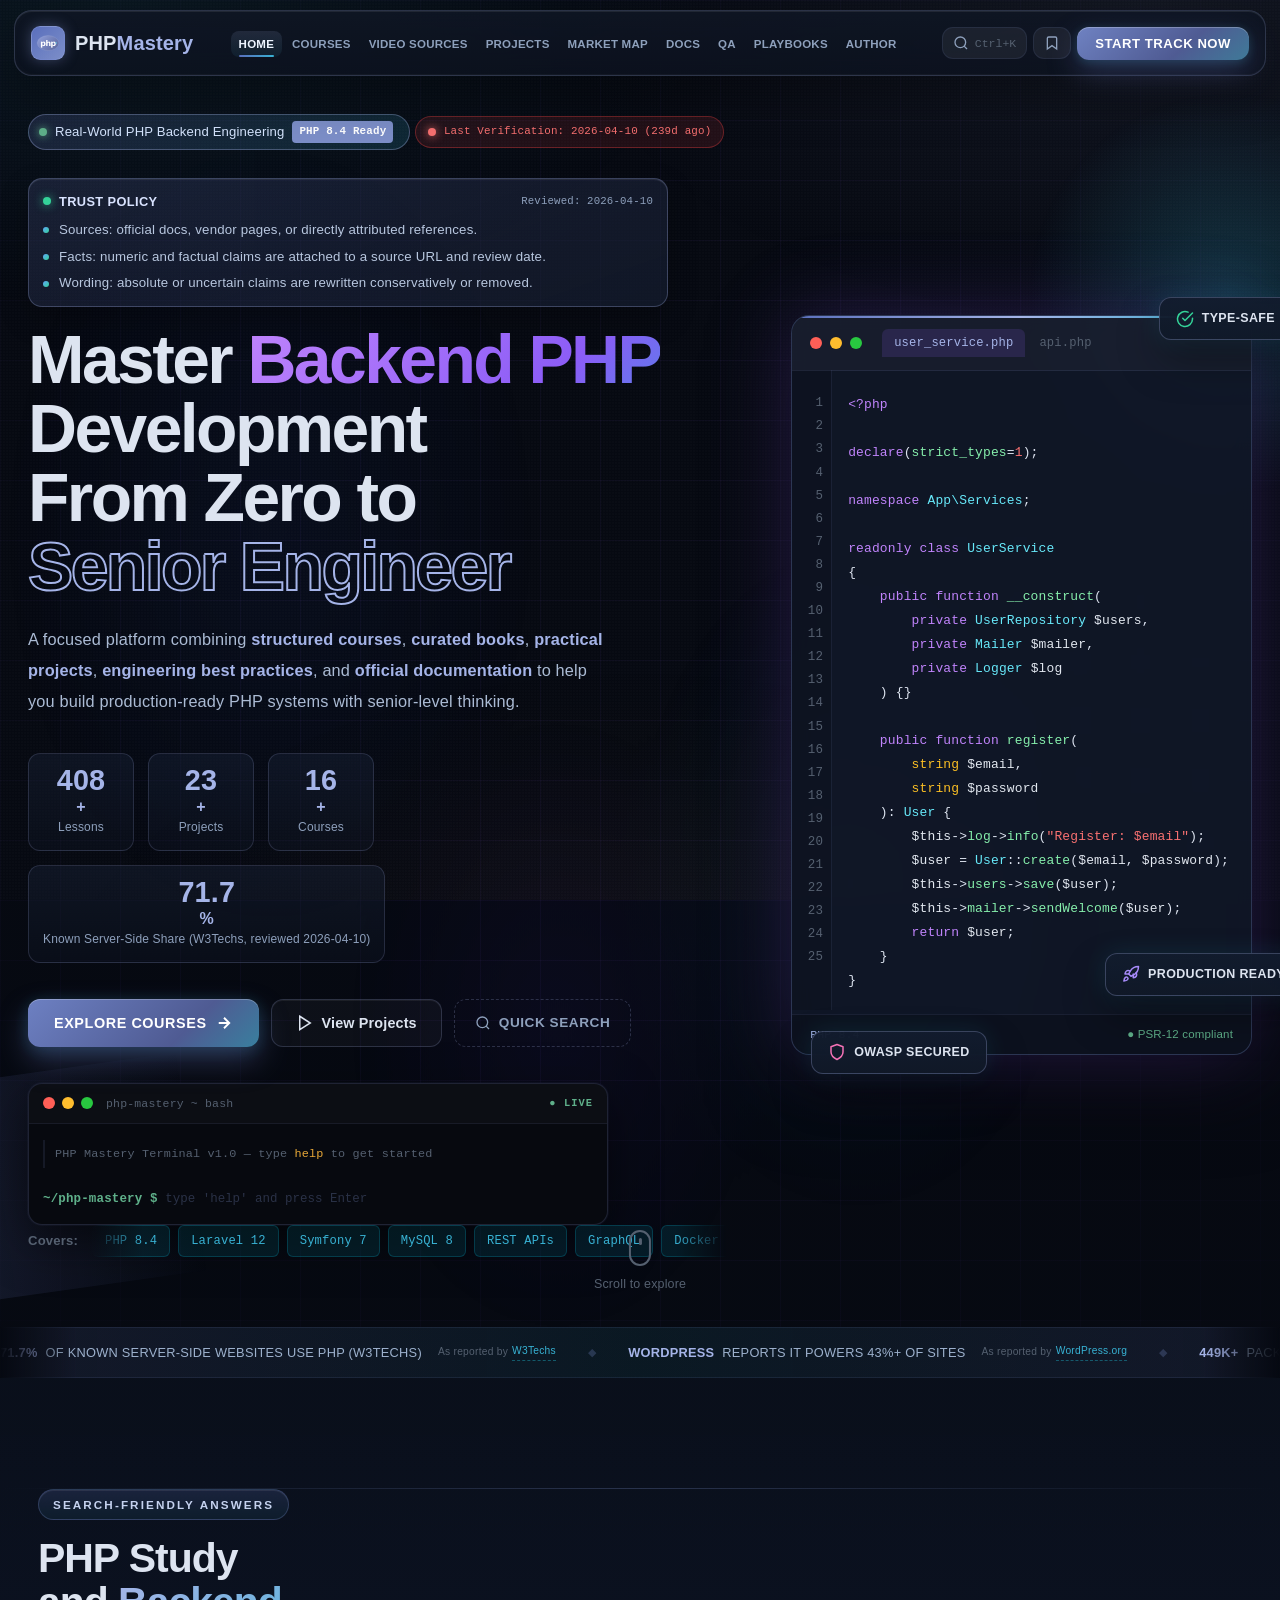
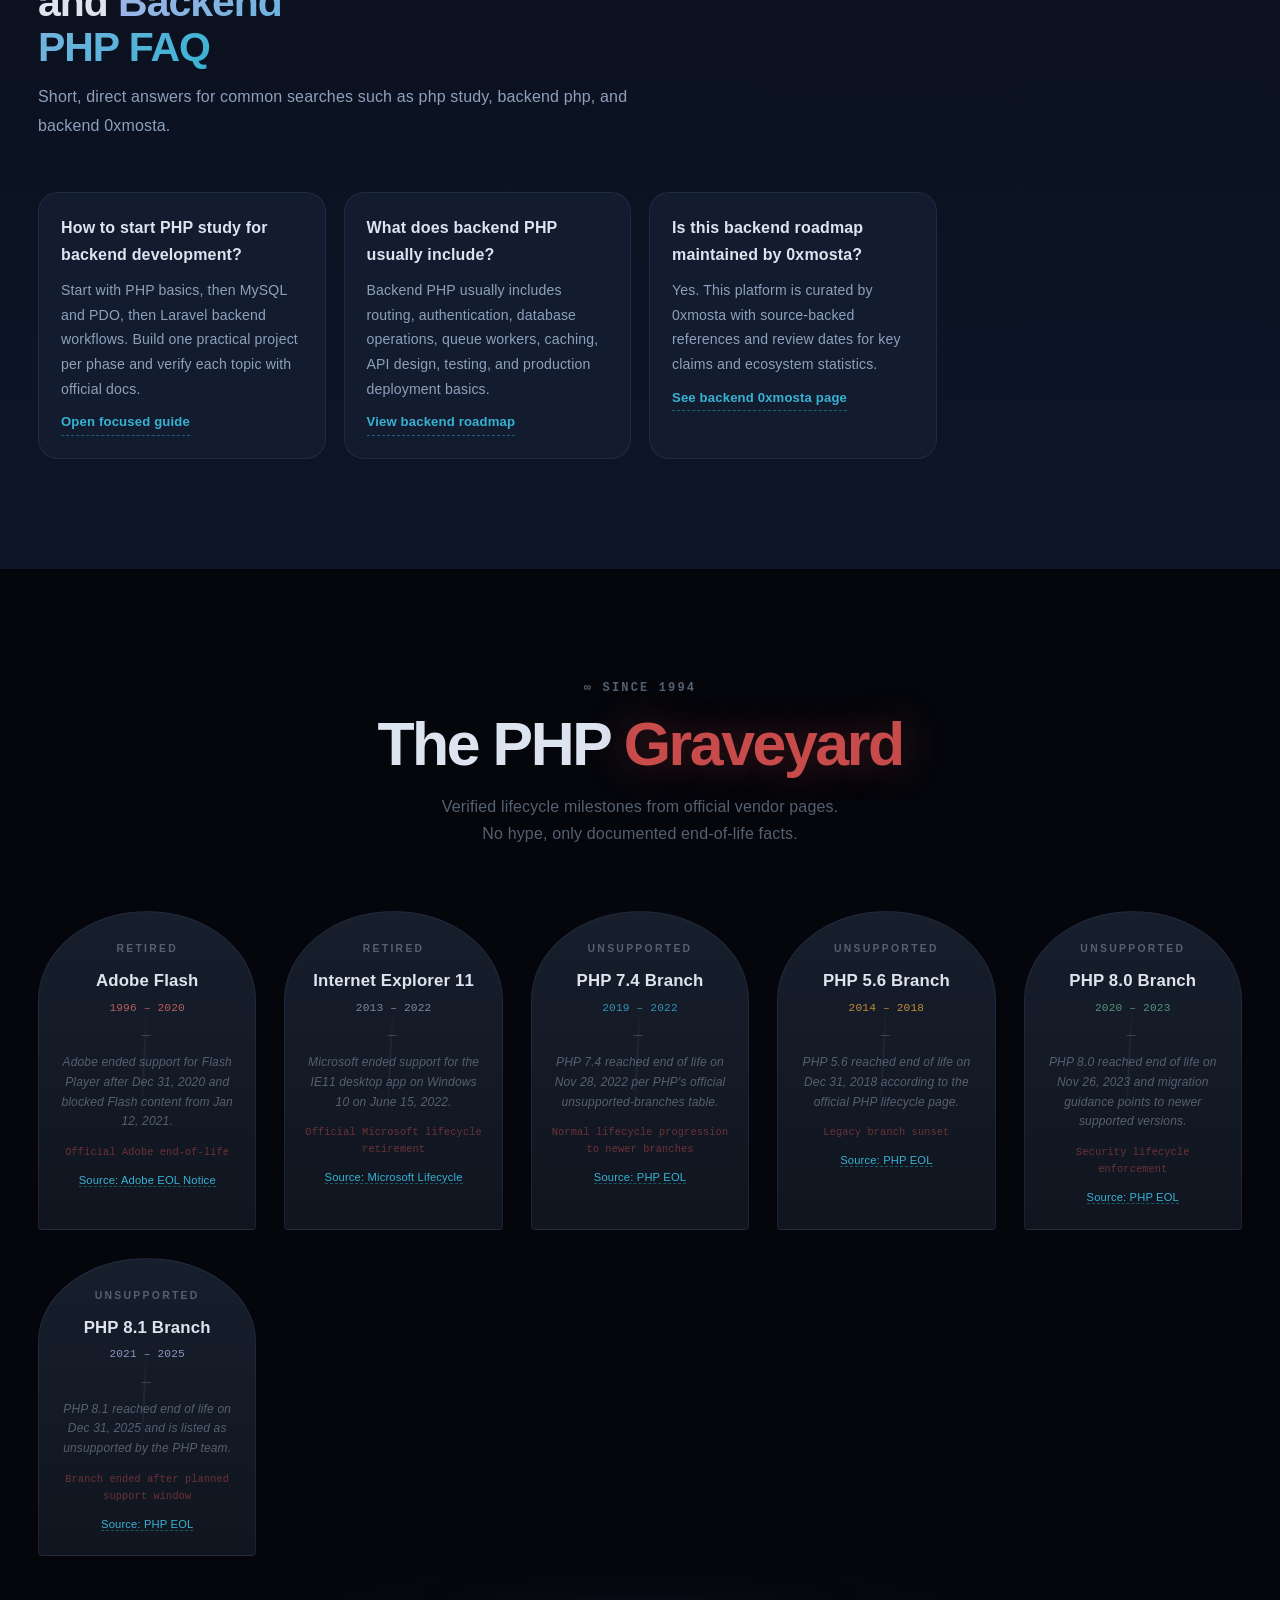
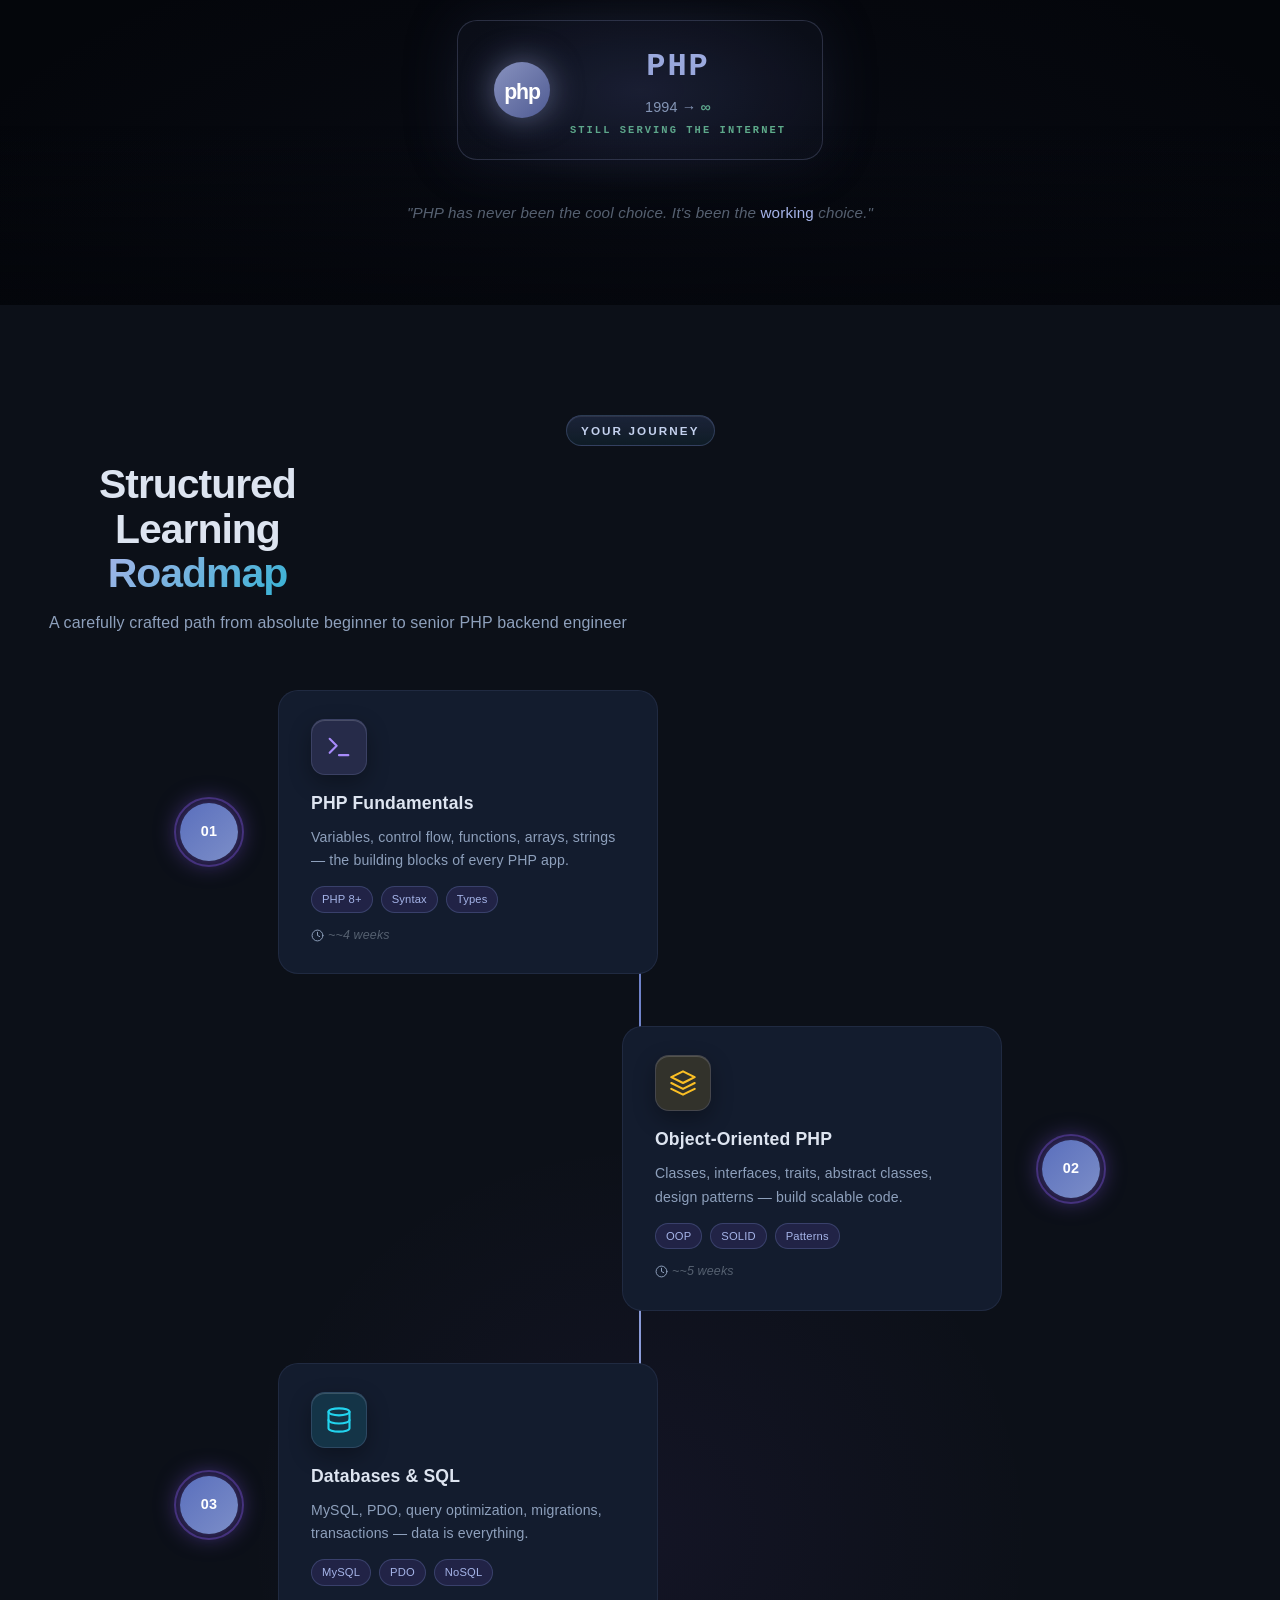
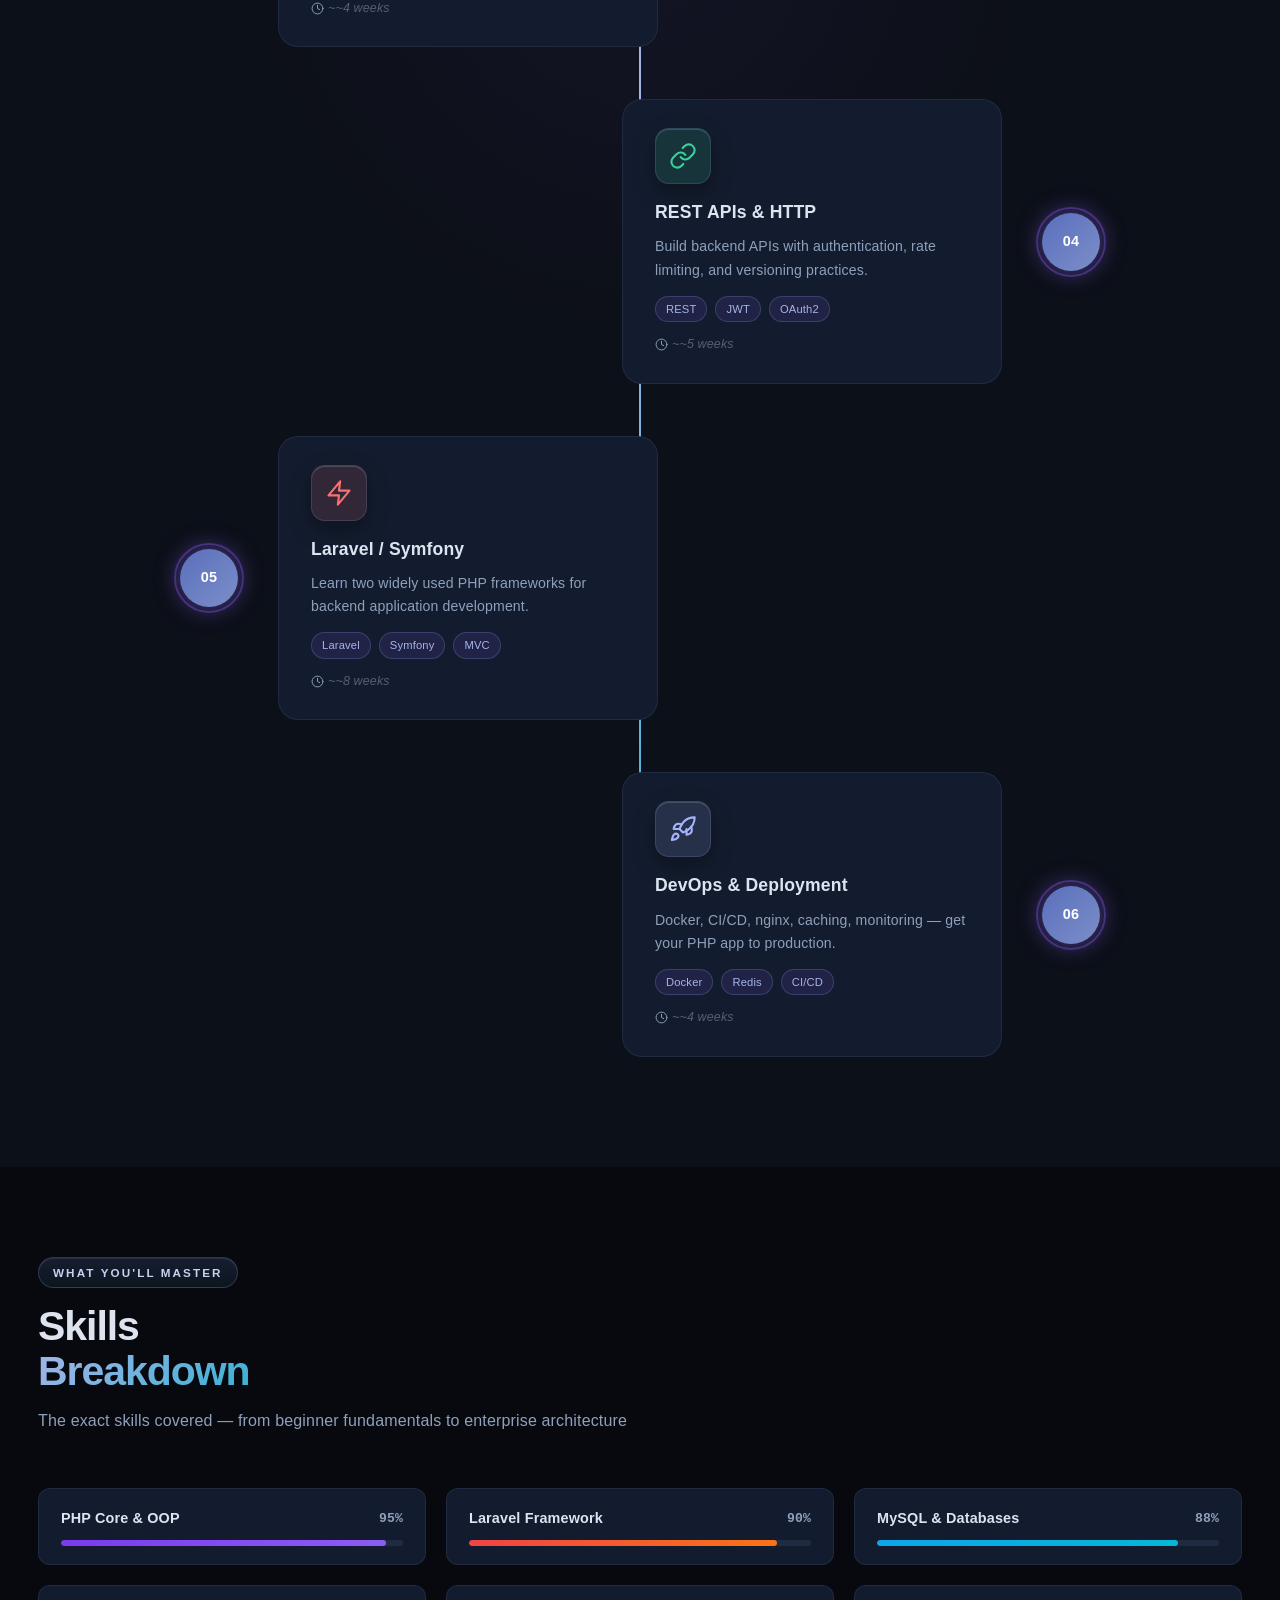
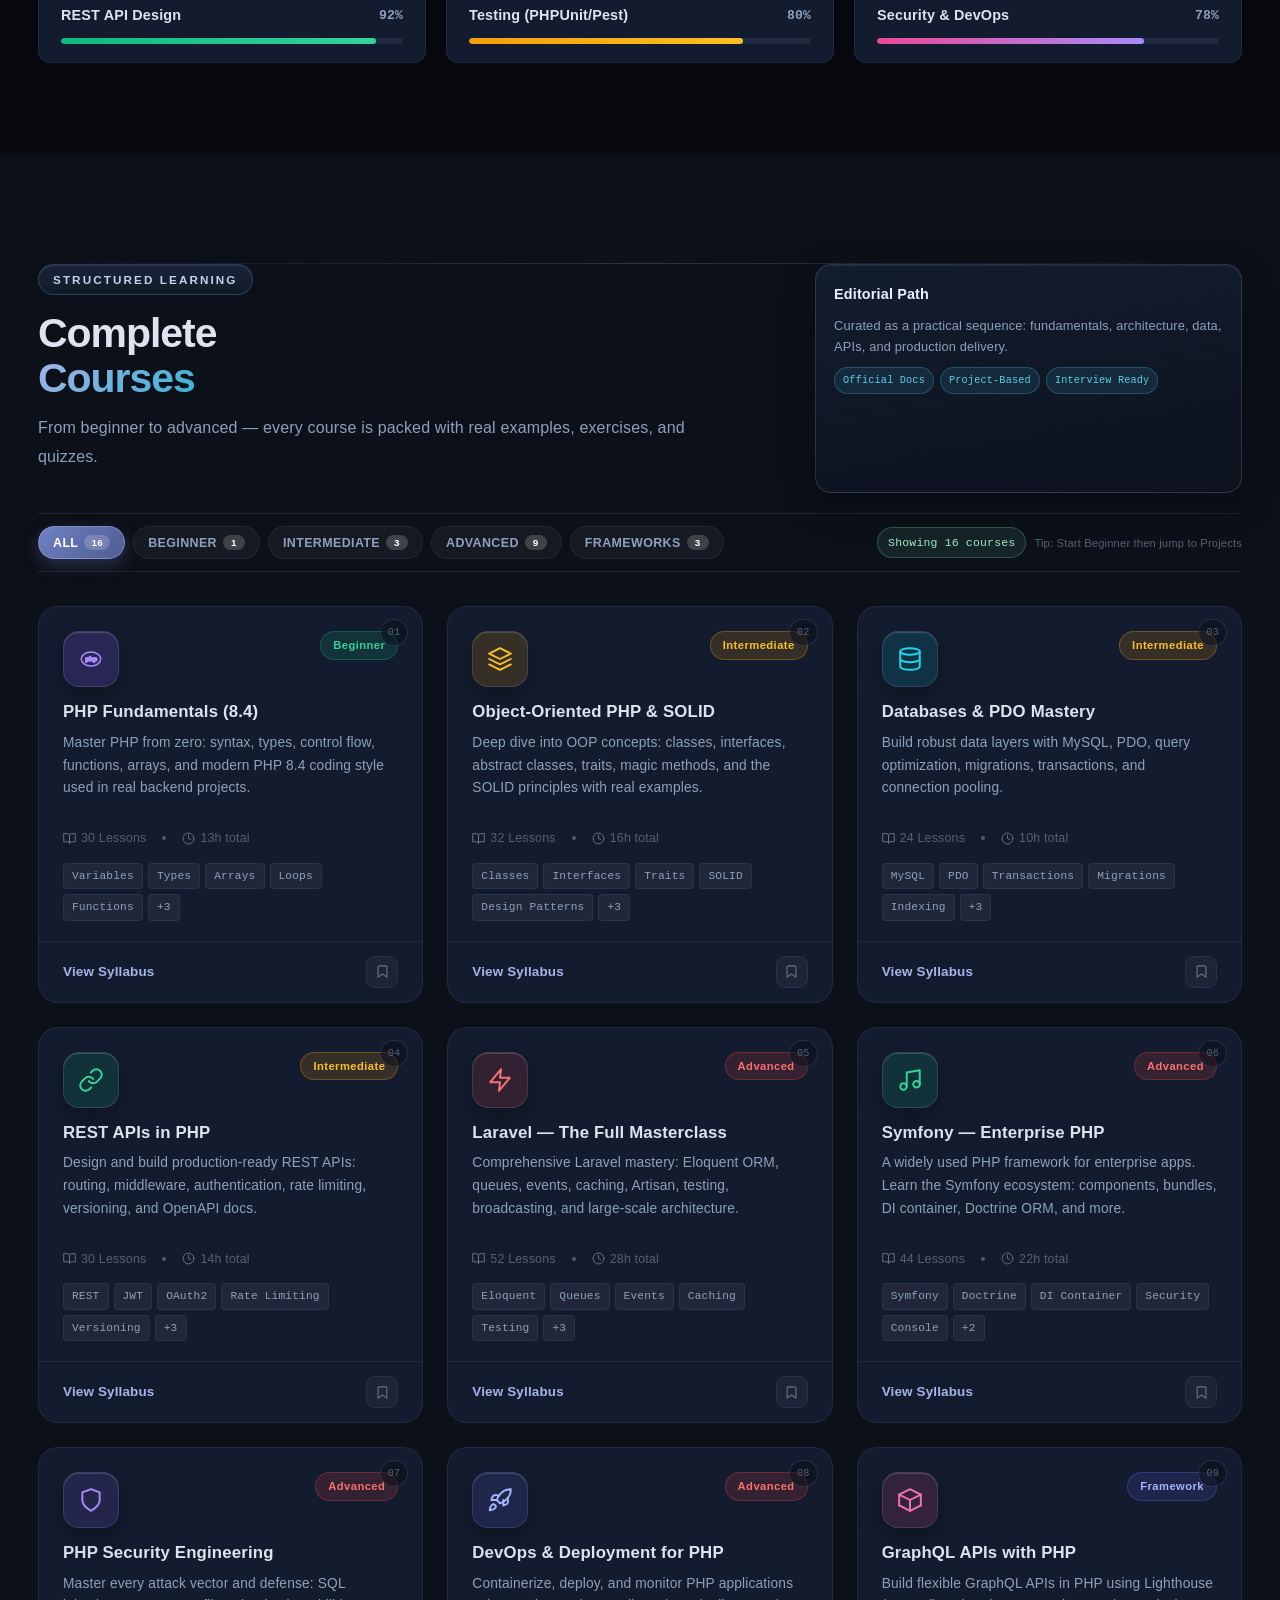
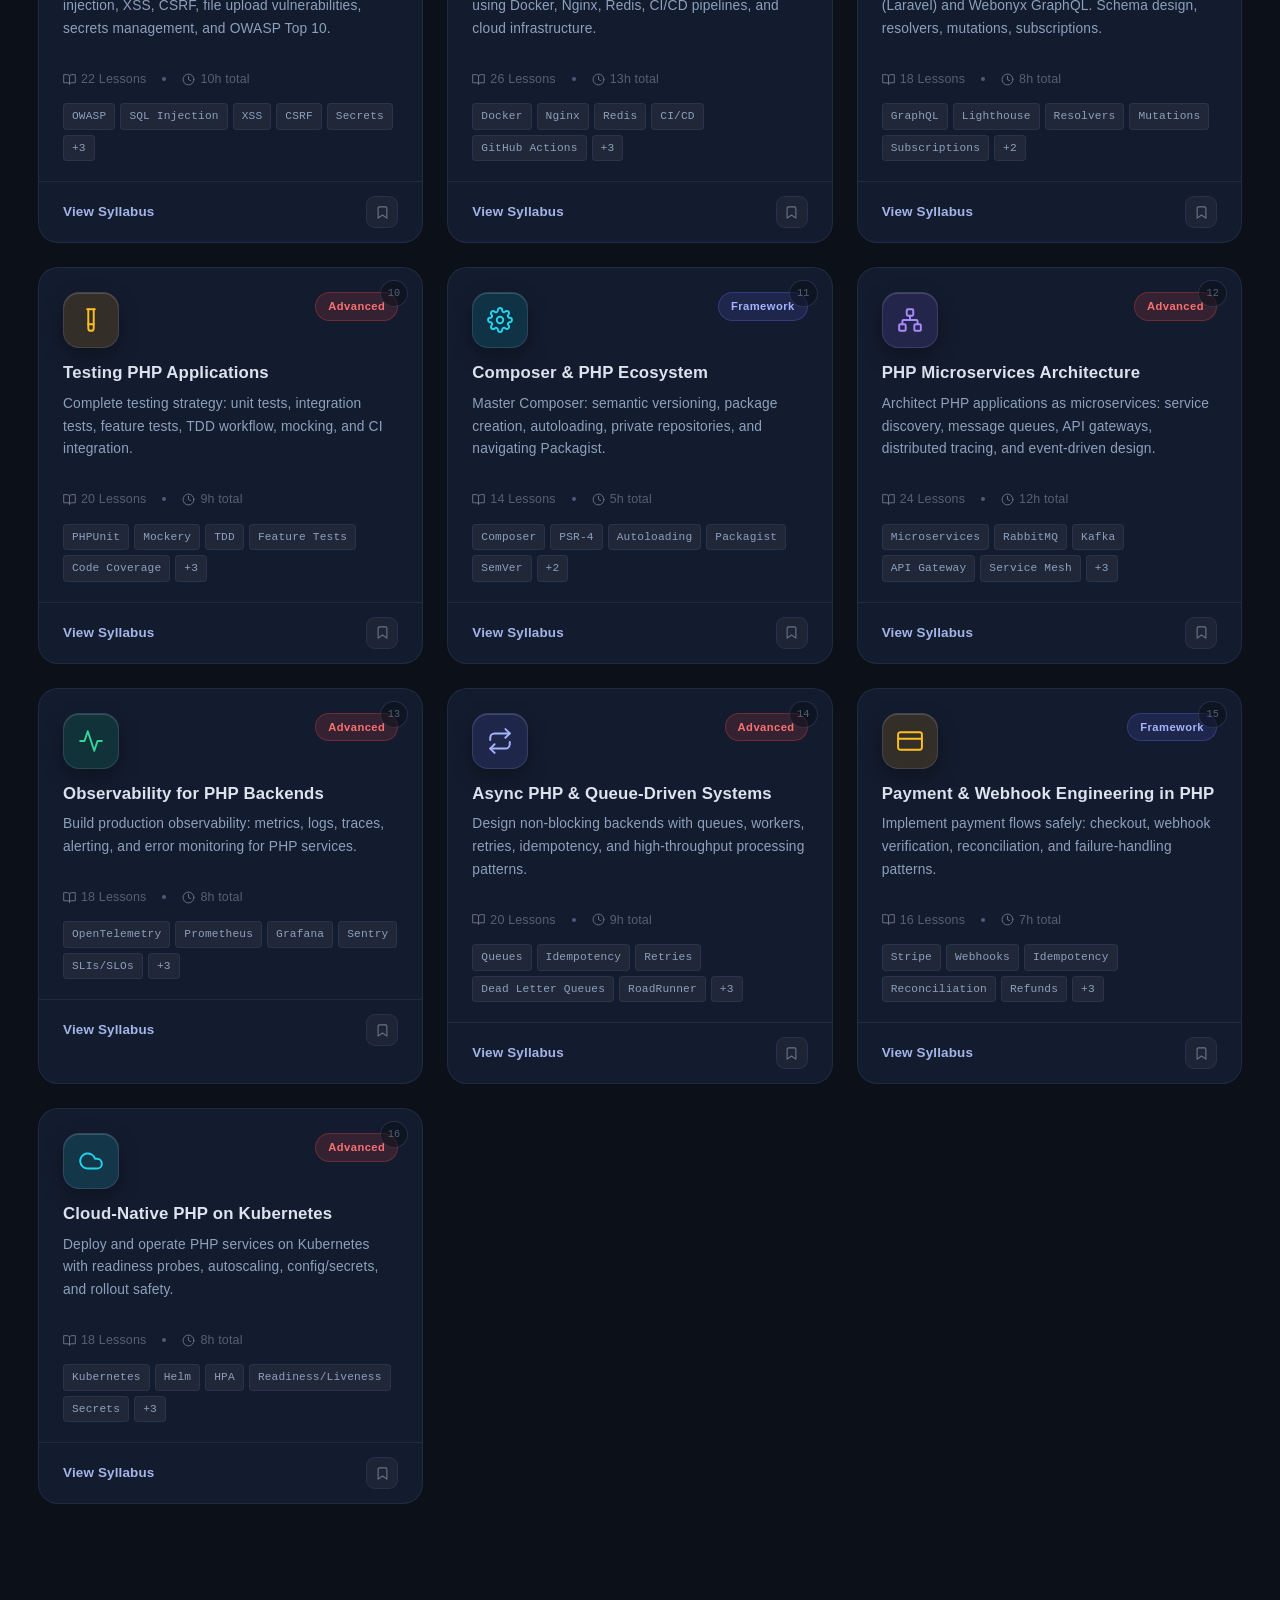
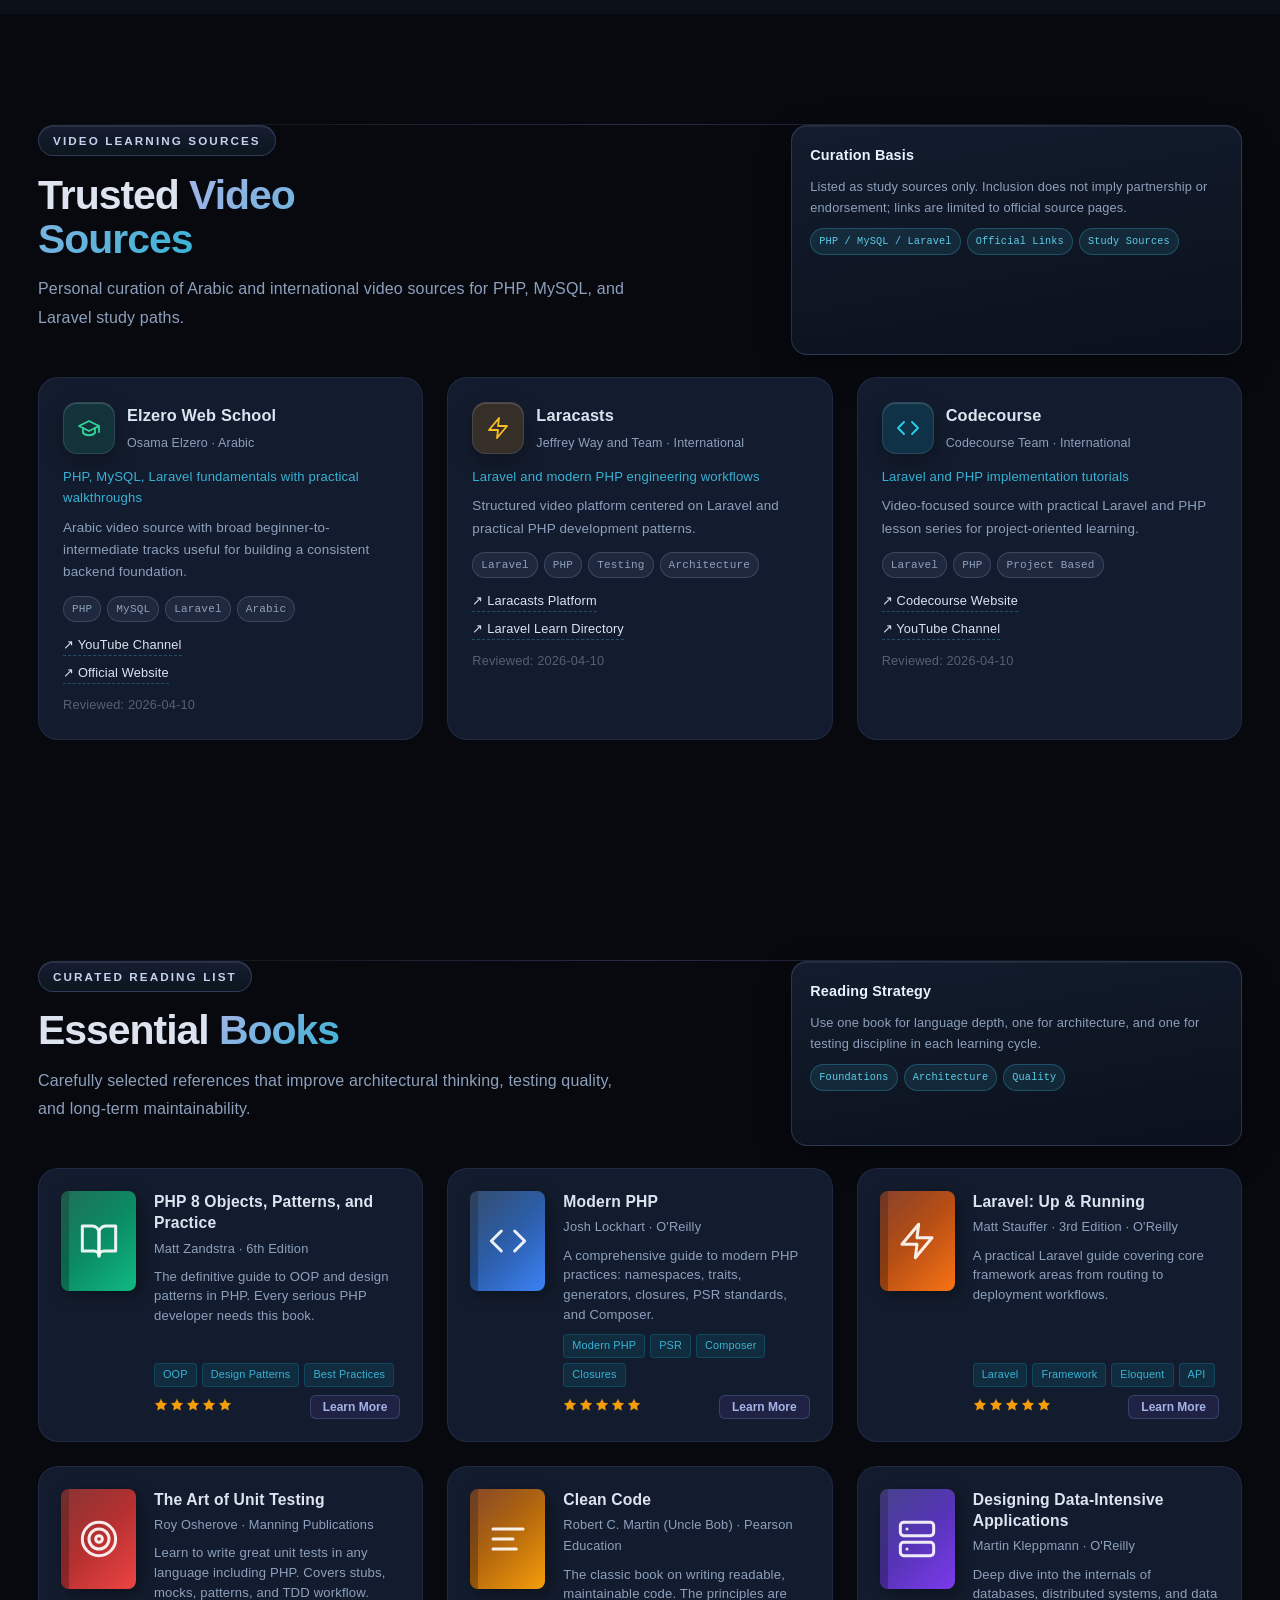
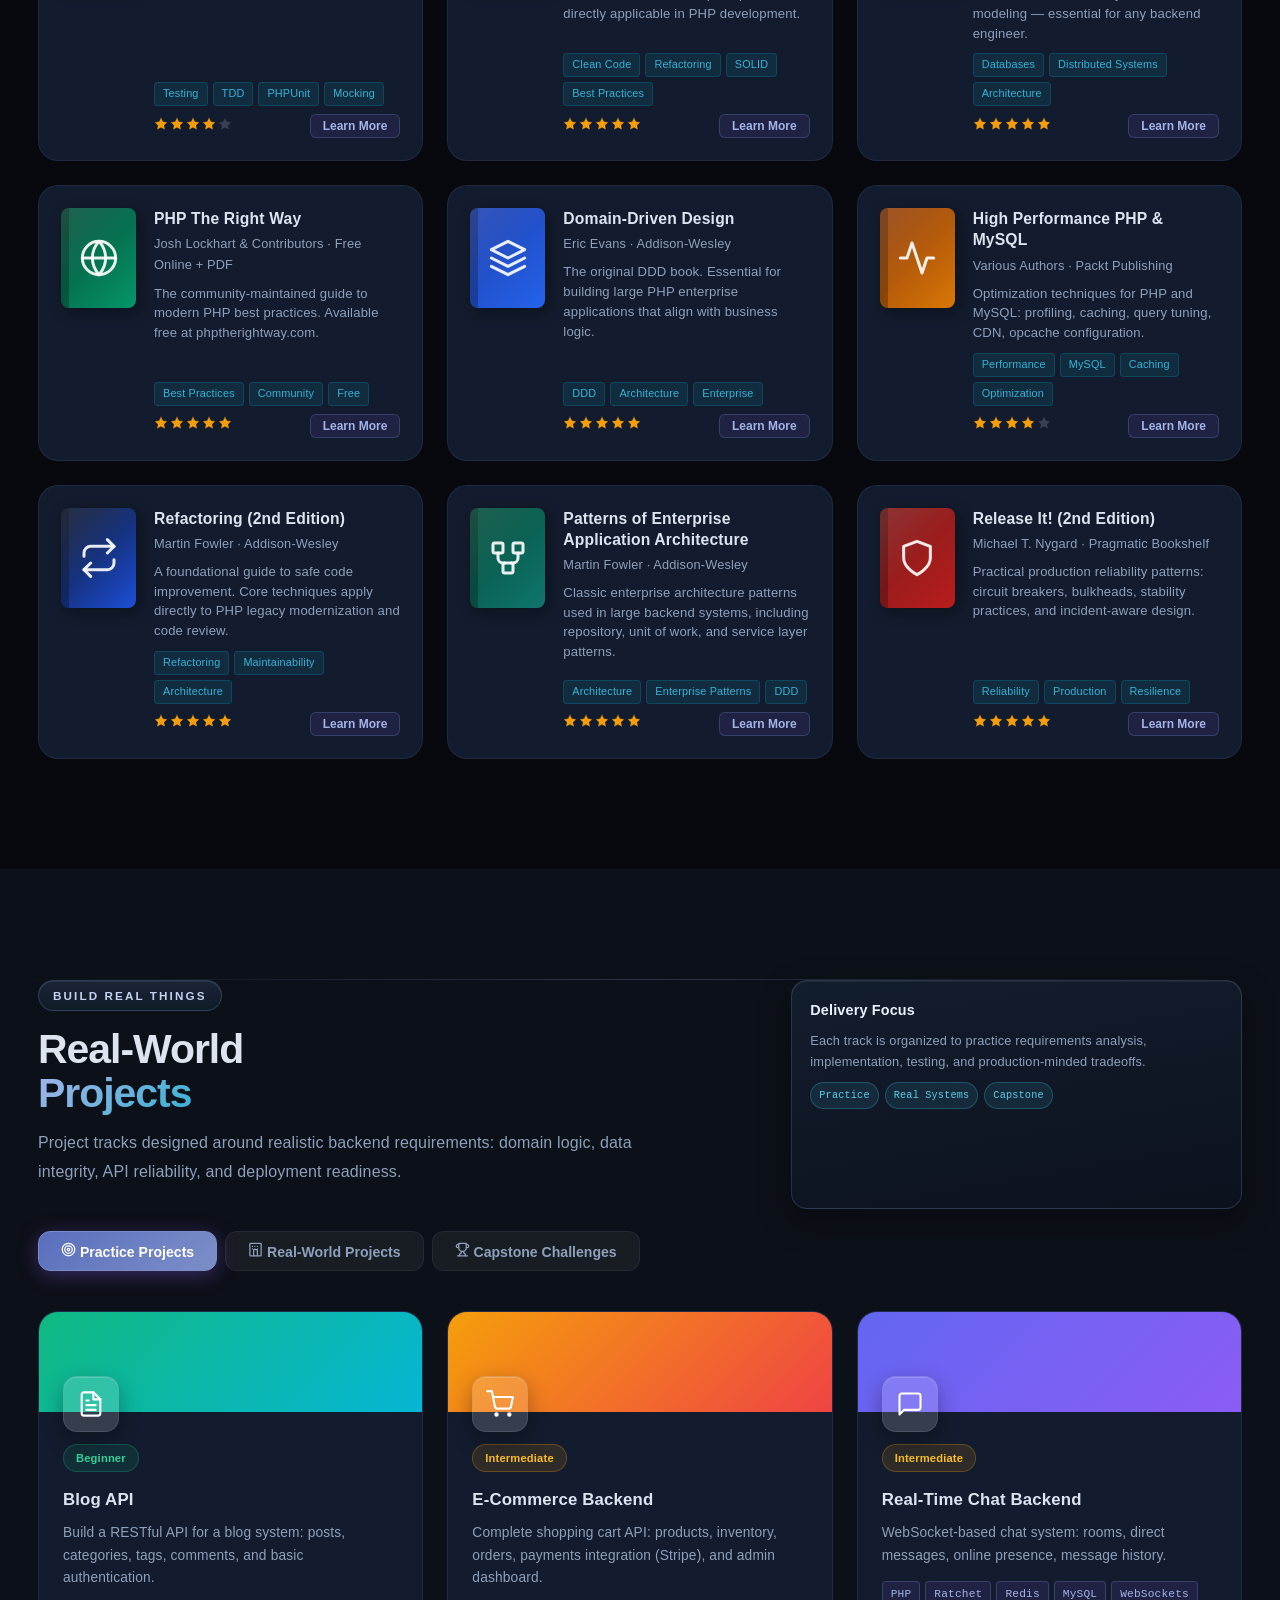
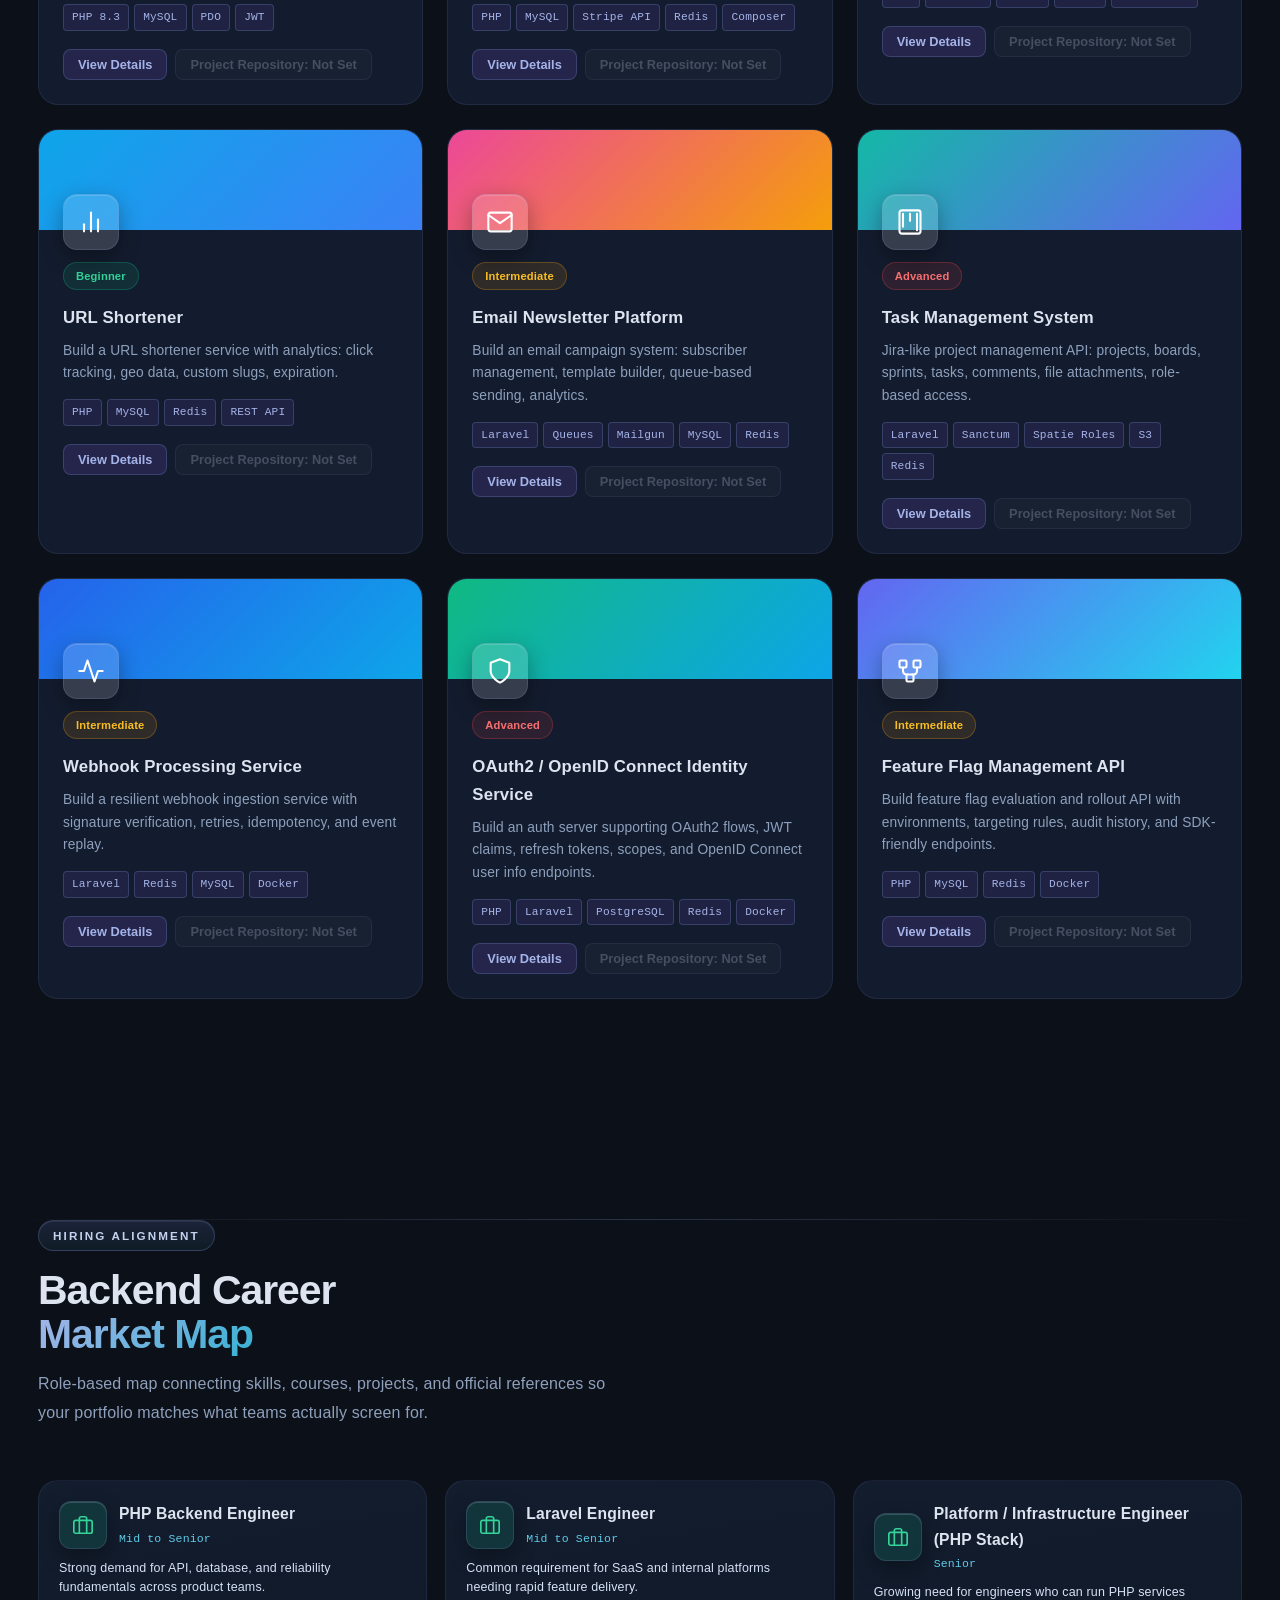
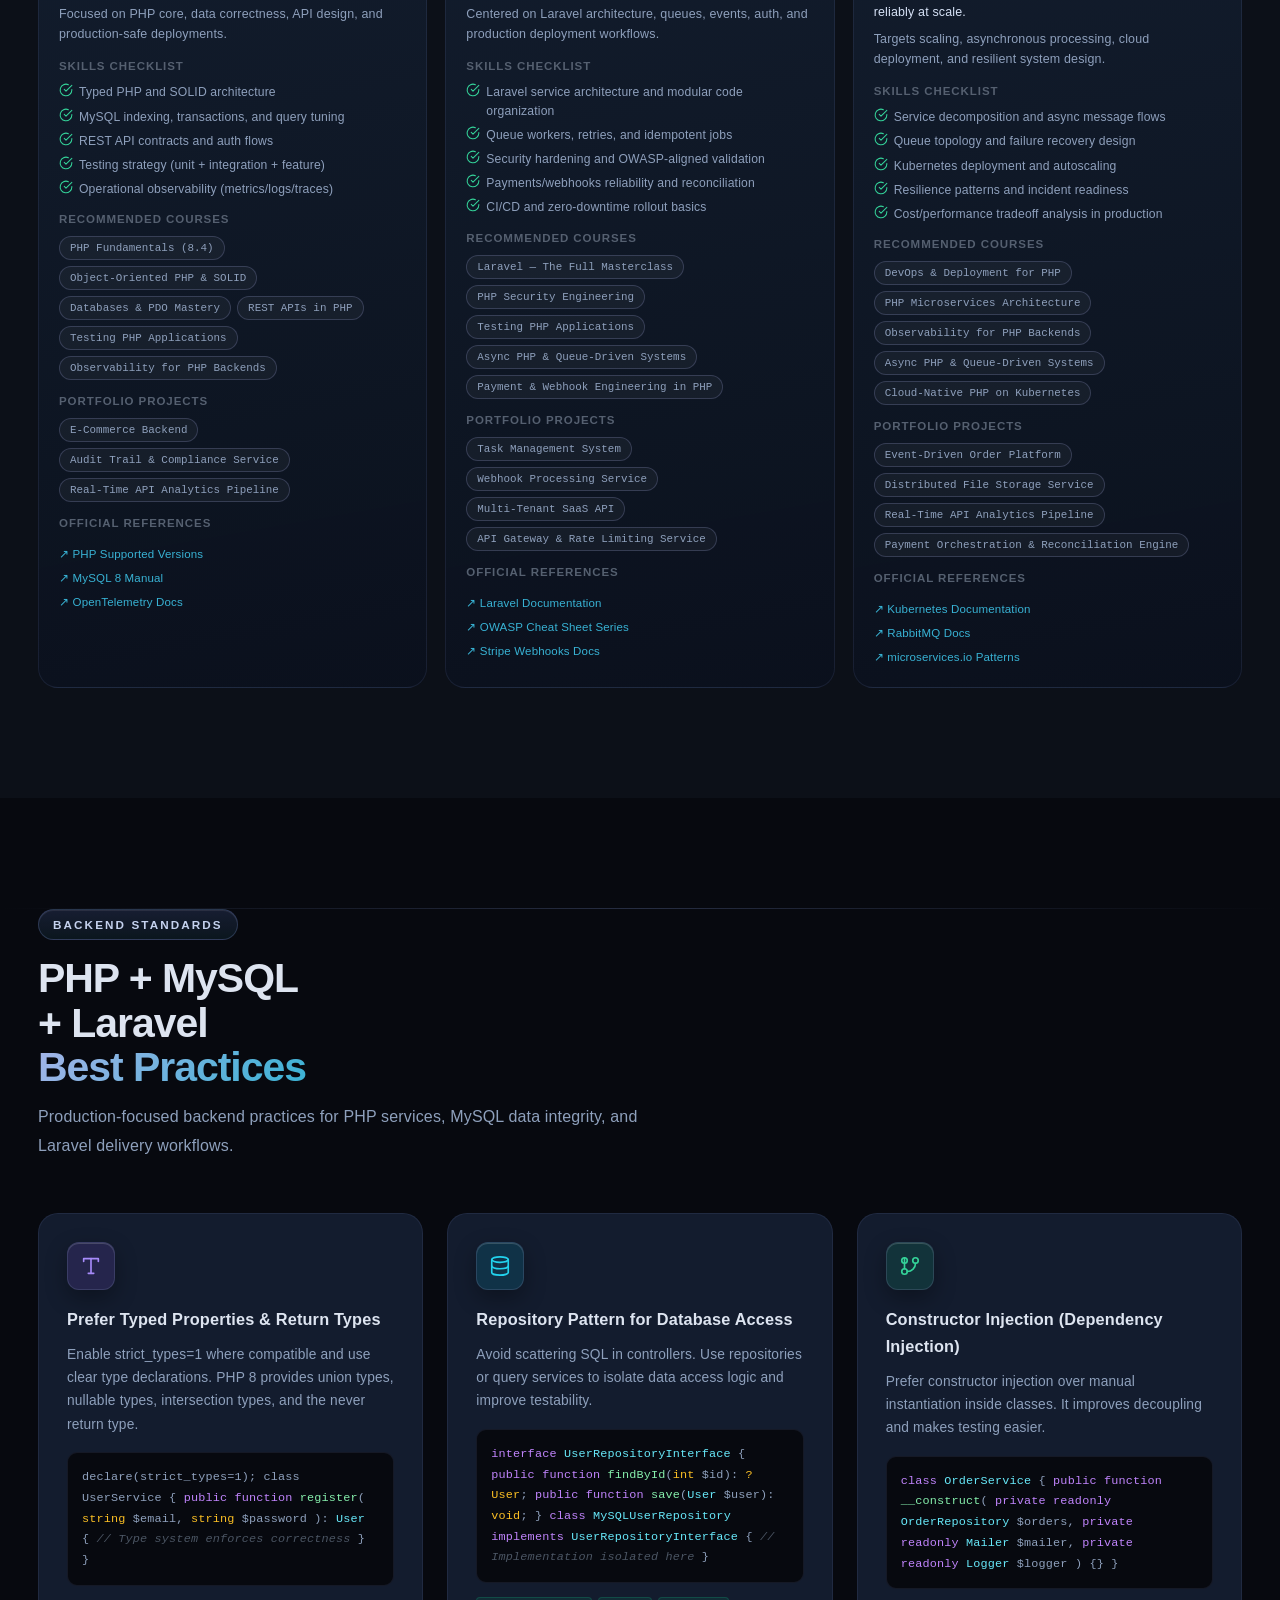
<file: index.html>
<!DOCTYPE html>
<html lang="en">
<head>
  <meta charset="UTF-8" />
  <meta name="viewport" content="width=device-width, initial-scale=1.0" />
  <title>PHP Study Platform by 0xmosta | Backend PHP, Laravel, MySQL</title>
  <meta name="description" content="PHP study platform by 0xmosta for backend PHP, Laravel, and MySQL. Learn with trusted sources, practical projects, and verified references." />
  <meta name="robots" content="index, follow, max-image-preview:large, max-snippet:-1, max-video-preview:-1" />
  <meta name="author" content="0xmosta" />
  <meta name="theme-color" content="#0c1018" />
  <meta http-equiv="Content-Security-Policy" content="default-src 'self'; script-src 'self'; style-src 'self' 'unsafe-inline' https://fonts.googleapis.com; font-src 'self' https://fonts.gstatic.com data:; img-src 'self' https: data:; connect-src 'self'; object-src 'none'; base-uri 'self'; frame-ancestors 'none'; form-action 'self'; upgrade-insecure-requests" />
  <meta name="referrer" content="strict-origin-when-cross-origin" />
  <meta http-equiv="Permissions-Policy" content="camera=(), microphone=(), geolocation=(), interest-cohort=()" />
  <link rel="canonical" href="https://0xmosta-fu.github.io/php-mastery-platform/" />
  <link rel="alternate" hreflang="en" href="https://0xmosta-fu.github.io/php-mastery-platform/" />
  <link rel="alternate" hreflang="ar" href="https://0xmosta-fu.github.io/php-mastery-platform/" />
  <link rel="alternate" hreflang="x-default" href="https://0xmosta-fu.github.io/php-mastery-platform/" />

  <meta property="og:type" content="website" />
  <meta property="og:title" content="PHP Study Platform by 0xmosta | Backend PHP, Laravel, MySQL" />
  <meta property="og:description" content="Trusted PHP backend learning content with official references, practical projects, and interview-focused playbooks." />
  <meta property="og:url" content="https://0xmosta-fu.github.io/php-mastery-platform/" />
  <meta property="og:site_name" content="PHP Mastery Platform" />
  <meta property="og:image" content="https://0xmosta-fu.github.io/php-mastery-platform/me.jpg" />
  <meta property="og:locale" content="en_US" />

  <meta name="twitter:card" content="summary_large_image" />
  <meta name="twitter:title" content="PHP Study Platform by 0xmosta" />
  <meta name="twitter:description" content="Backend PHP, Laravel, and MySQL learning with source-backed content." />
  <meta name="twitter:image" content="https://0xmosta-fu.github.io/php-mastery-platform/me.jpg" />

  <script type="application/ld+json">
  {
    "@context": "https://schema.org",
    "@type": "WebSite",
    "name": "PHP Mastery Platform",
    "url": "https://0xmosta-fu.github.io/php-mastery-platform/",
    "description": "PHP study platform focused on backend PHP, Laravel, and MySQL with trusted references.",
    "inLanguage": "en",
    "author": {
      "@type": "Person",
      "name": "0xmosta"
    },
    "about": [
      "PHP",
      "Backend PHP",
      "Laravel",
      "MySQL",
      "PHP study"
    ]
  }
  </script>

  <script type="application/ld+json">
  {
    "@context": "https://schema.org",
    "@type": "Person",
    "name": "Mostafa Essam",
    "alternateName": ["0xmosta", "0xMOSTA"],
    "url": "https://0xmosta-fu.github.io/php-mastery-platform/",
    "sameAs": [
      "https://github.com/0xMOSTA-FU",
      "https://www.linkedin.com/in/mostafa-essam-mosta-38a763257/"
    ]
  }
  </script>

  <script type="application/ld+json">
  {
    "@context": "https://schema.org",
    "@type": "FAQPage",
    "mainEntity": [
      {
        "@type": "Question",
        "name": "What is the best way to study backend PHP?",
        "acceptedAnswer": {
          "@type": "Answer",
          "text": "Start with PHP fundamentals, then MySQL and PDO, then Laravel backend workflows with practical projects and official documentation references."
        }
      },
      {
        "@type": "Question",
        "name": "Is this a backend PHP study roadmap by 0xmosta?",
        "acceptedAnswer": {
          "@type": "Answer",
          "text": "Yes. This platform curates a backend PHP roadmap by 0xmosta with source-backed materials for PHP, Laravel, and MySQL."
        }
      },
      {
        "@type": "Question",
        "name": "Where can I find trusted references for backend PHP?",
        "acceptedAnswer": {
          "@type": "Answer",
          "text": "Use official sources such as PHP.net, Laravel documentation, MySQL reference manual, and Packagist statistics as listed on this site."
        }
      }
    ]
  }
  </script>

  <script type="application/ld+json">
  {
    "@context": "https://schema.org",
    "@type": "ItemList",
    "name": "Backend PHP Learning Topics",
    "itemListElement": [
      {"@type": "ListItem", "position": 1, "name": "PHP Fundamentals"},
      {"@type": "ListItem", "position": 2, "name": "MySQL and PDO"},
      {"@type": "ListItem", "position": 3, "name": "Laravel Backend Development"},
      {"@type": "ListItem", "position": 4, "name": "Backend API Design"}
    ]
  }
  </script>
  <link rel="icon" type="image/svg+xml" href="favicon.svg" />
  <link rel="shortcut icon" href="favicon.svg" />
  <link rel="preconnect" href="https://fonts.googleapis.com" />
  <link rel="preconnect" href="https://fonts.gstatic.com" crossorigin />
  <link href="https://fonts.googleapis.com/css2?family=JetBrains+Mono:wght@400;500;700&family=Manrope:wght@400;500;600;700;800&family=Space+Grotesk:wght@400;500;600;700&display=swap" rel="stylesheet" />
  <link rel="stylesheet" href="styles.css" />
</head>
<body>
<!-- ===== SCROLL PROGRESS ===== -->
<div class="scroll-progress" id="scrollProgress"></div>

<!-- ===== TOAST CONTAINER ===== -->
<div class="toast-container" id="toastContainer"></div>

<!-- ===== JOURNEY ASSISTANT ===== -->
<div class="journey-assistant" id="journeyAssistant" aria-live="polite"></div>

<!-- ===== SEARCH OVERLAY ===== -->
<div class="search-overlay" id="searchOverlay">
  <div class="search-box">
    <div class="search-input-wrap">
      <svg class="search-icon-svg" width="20" height="20" viewBox="0 0 24 24" fill="none" stroke="currentColor" stroke-width="2"><circle cx="11" cy="11" r="8"/><path d="m21 21-4.35-4.35"/></svg>
      <input type="text" id="searchInput" placeholder="Search courses, books, projects…" autocomplete="off" />
      <span class="search-close-hint">ESC</span>
    </div>
    <div class="search-results" id="searchResults"></div>
  </div>
</div>

<!-- ===== NAVBAR ===== -->
<nav class="navbar" id="navbar">
  <div class="nav-container">
    <div class="nav-brand">
      <div class="brand-logo" id="logoIcon">
        <svg width="24" height="24" viewBox="0 0 100 100" fill="none" xmlns="http://www.w3.org/2000/svg" aria-hidden="true">
          <defs>
            <linearGradient id="phpgrad-nav" x1="0" y1="0" x2="100" y2="100" gradientUnits="userSpaceOnUse">
              <stop offset="0%" stop-color="#9aa9e4"/>
              <stop offset="100%" stop-color="#4F5B93"/>
            </linearGradient>
          </defs>
          <ellipse cx="50" cy="50" rx="45" ry="31" fill="url(#phpgrad-nav)"/>
          <ellipse cx="50" cy="50" rx="45" ry="31" stroke="rgba(255,255,255,.35)"/>
          <text x="50" y="61" text-anchor="middle" font-family="DejaVu Sans,Arial,sans-serif" font-size="33" font-weight="700" fill="white" letter-spacing="-1.7">php</text>
          <circle cx="84" cy="50" r="2.8" fill="#5ecce8"/>
        </svg>
      </div>
      <div class="nav-brand-copy">
        <span class="brand-text">PHP<span class="brand-accent">Mastery</span></span>
        <span class="brand-trust">Official sources only</span>
      </div>
    </div>
    <ul class="nav-links" id="navLinks">
      <li><a href="#home"         class="nav-link active">Home</a></li>
      <li><a href="#courses"      class="nav-link">Courses</a></li>
      <li><a href="#videosources" class="nav-link">Video Sources</a></li>
      <li><a href="#projects"     class="nav-link">Projects</a></li>
      <li><a href="#marketmap"    class="nav-link">Market Map</a></li>
      <li><a href="#docs"         class="nav-link">Docs</a></li>
      <li><a href="#prelaunch"    class="nav-link">QA</a></li>
      <li><a href="#playbooks"    class="nav-link">Playbooks</a></li>
      <li><a href="#author"       class="nav-link">Author</a></li>
    </ul>
    <div class="nav-actions">
      <button class="nav-search-btn" id="searchTrigger" title="Search (Ctrl+K)">
        <svg width="16" height="16" viewBox="0 0 24 24" fill="none" stroke="currentColor" stroke-width="2"><circle cx="11" cy="11" r="8"/><path d="m21 21-4.35-4.35"/></svg>
        <span class="search-shortcut">Ctrl+K</span>
      </button>
      <button class="nav-bookmark-btn" id="bookmarkNavBtn" title="My Bookmarks">
        <svg width="16" height="16" viewBox="0 0 24 24" fill="none" stroke="currentColor" stroke-width="2"><path d="m19 21-7-5-7 5V5a2 2 0 0 1 2-2h10a2 2 0 0 1 2 2v16z"/></svg>
        <span class="bookmark-count" id="bookmarkCount" style="display:none">0</span>
      </button>
      <button class="nav-cta" id="navGoCoursesBtn" type="button">Go To Courses</button>
    </div>
    <button class="hamburger" id="hamburger" aria-label="Toggle menu">
      <span></span><span></span><span></span>
    </button>
  </div>
</nav>

<!-- ===== HERO ===== -->
<section class="hero" id="home">
  <canvas class="hero-aurora" id="auroraCanvas"></canvas>
  <div class="hero-bg-grid"></div>
  <div class="hero-particles" id="particles"></div>

  <div class="hero-layout">
    <div class="hero-container">
      <div class="hero-badge magnetic" data-strength="15">
        <span class="badge-dot"></span>
        <span>Real-World PHP Backend Engineering</span>
        <span class="badge-version">PHP 8.4 Ready</span>
      </div>
      <div class="verification-badge" id="verificationBadge" aria-live="polite">
        <span class="vb-dot"></span>
        <span class="vb-text">Verification status loading…</span>
      </div>
      <div class="trust-policy-card" aria-label="Trust Policy">
        <div class="trust-policy-head">
          <span class="trust-policy-kicker">Trust Policy</span>
          <span class="trust-policy-date">Reviewed: 2026-04-10</span>
        </div>
        <ul class="trust-policy-list">
          <li>Sources: official docs, vendor pages, or directly attributed references.</li>
          <li>Facts: numeric and factual claims are attached to a source URL and review date.</li>
          <li>Wording: absolute or uncertain claims are rewritten conservatively or removed.</li>
        </ul>
      </div>
      <h1 class="hero-title">
        Master <span class="gradient-text animated-gradient">Backend PHP</span><br/>
        Development<br/>
        <span class="hero-subtitle-line">From Zero to <span class="text-outline">Senior Engineer</span></span>
      </h1>
      <p class="hero-desc">
        A focused platform combining <strong>structured courses</strong>, <strong>curated books</strong>,
        <strong>practical projects</strong>, <strong>engineering best practices</strong>,
        and <strong>official documentation</strong> to help you build
        production-ready PHP systems with senior-level thinking.
      </p>
      <div class="hero-stats">
        <div class="stat-item">
          <span class="stat-num" data-target="408">0</span><span class="stat-plus">+</span>
          <span class="stat-label">Lessons</span>
        </div>
        <div class="stat-divider"></div>
        <div class="stat-item">
          <span class="stat-num" data-target="23">0</span><span class="stat-plus">+</span>
          <span class="stat-label">Projects</span>
        </div>
        <div class="stat-divider"></div>
        <div class="stat-item">
          <span class="stat-num" data-target="16">0</span><span class="stat-plus">+</span>
          <span class="stat-label">Courses</span>
        </div>
        <div class="stat-divider"></div>
        <div class="stat-item">
          <span class="stat-num" data-target="71.7" data-precision="1">0</span><span class="stat-plus">%</span>
          <span class="stat-label">Known Server-Side Share (W3Techs, reviewed 2026-04-10)</span>
        </div>
      </div>
      <div class="hero-actions">
        <button class="btn-primary magnetic" id="heroExploreCoursesBtn" data-strength="20" type="button">
          <span>Explore Courses</span>
          <svg width="18" height="18" viewBox="0 0 24 24" fill="none" stroke="currentColor" stroke-width="2.5"><path d="M5 12h14M12 5l7 7-7 7"/></svg>
        </button>
        <button class="btn-secondary" id="heroViewProjectsBtn" type="button">
          <svg width="18" height="18" viewBox="0 0 24 24" fill="none" stroke="currentColor" stroke-width="2"><polygon points="5 3 19 12 5 21 5 3"/></svg>
          View Projects
        </button>
        <button class="btn-ghost" id="heroQuickSearchBtn" type="button">
          <svg width="16" height="16" viewBox="0 0 24 24" fill="none" stroke="currentColor" stroke-width="2"><circle cx="11" cy="11" r="8"/><path d="m21 21-4.35-4.35"/></svg>
          Quick Search
        </button>
      </div>

      <!-- Hero Interactive CLI -->
      <div class="hero-cli" id="heroCli">
        <div class="cli-titlebar">
          <span class="dot red"></span><span class="dot yellow"></span><span class="dot green"></span>
          <span class="cli-titlebar-txt">php-mastery ~ bash</span>
          <span class="cli-live">● LIVE</span>
        </div>
        <div class="cli-body">
          <div class="cli-history" id="cliHistory"></div>
          <div class="cli-input-row">
            <span class="cli-prompt">~/php-mastery $&nbsp;</span>
            <input type="text" id="cliInput" class="cli-input-field" placeholder="type 'help' and press Enter" autocomplete="off" spellcheck="false">
          </div>
        </div>
      </div>
      <div class="hero-tech-scroll">
        <span class="tech-label">Covers:</span>
        <div class="tech-marquee">
          <div class="tech-track">
            <span class="tech-tag">PHP 8.4</span><span class="tech-tag">Laravel 12</span>
            <span class="tech-tag">Symfony 7</span><span class="tech-tag">MySQL 8</span>
            <span class="tech-tag">REST APIs</span><span class="tech-tag">GraphQL</span>
            <span class="tech-tag">Docker</span><span class="tech-tag">Composer</span>
            <span class="tech-tag">Redis</span><span class="tech-tag">RabbitMQ</span>
            <span class="tech-tag">PHPUnit</span><span class="tech-tag">SOLID</span>
            <!-- duplicated for loop -->
            <span class="tech-tag">PHP 8.4</span><span class="tech-tag">Laravel 12</span>
            <span class="tech-tag">Symfony 7</span><span class="tech-tag">MySQL 8</span>
            <span class="tech-tag">REST APIs</span><span class="tech-tag">GraphQL</span>
            <span class="tech-tag">Docker</span><span class="tech-tag">Composer</span>
          </div>
        </div>
      </div>
    </div>


    <!-- Floating code window -->
    <div class="hero-code-window">
      <div class="code-window">
        <div class="code-window-header">
          <span class="dot red"></span>
          <span class="dot yellow"></span>
          <span class="dot green"></span>
          <div class="cw-tabs">
            <span class="cw-tab active">user_service.php</span>
            <span class="cw-tab">api.php</span>
          </div>
        </div>
        <div class="code-line-numbers" id="lineNumbers"></div>
        <div class="code-body">
          <pre id="typingCode"></pre>
        </div>
        <div class="code-window-footer">
          <span class="cw-lang">PHP 8.4</span>
          <span class="cw-status">● PSR-12 compliant</span>
        </div>
      </div>
      <!-- floating cards -->
      <div class="floating-card fc-1">
        <span class="fc-icon" style="color:#34d399">
          <svg width="18" height="18" viewBox="0 0 24 24" fill="none" stroke="currentColor" stroke-width="2" stroke-linecap="round" stroke-linejoin="round"><path d="M22 11.08V12a10 10 0 1 1-5.93-9.14"/><polyline points="22 4 12 14.01 9 11.01"/></svg>
        </span>
        <span>Type-safe</span>
      </div>
      <div class="floating-card fc-2">
        <span class="fc-icon" style="color:#a78bfa">
          <svg width="18" height="18" viewBox="0 0 24 24" fill="none" stroke="currentColor" stroke-width="2" stroke-linecap="round" stroke-linejoin="round"><path d="M4.5 16.5c-1.5 1.26-2 5-2 5s3.74-.5 5-2c.71-.84.7-2.13-.09-2.91a2.18 2.18 0 0 0-2.91-.09z"/><path d="m12 15-3-3a22 22 0 0 1 2-3.95A12.88 12.88 0 0 1 22 2c0 2.72-.78 7.5-6 11a22.35 22.35 0 0 1-4 2z"/><path d="M9 12H4s.55-3.03 2-4c1.62-1.08 5 0 5 0M15 12v5s3.03-.55 4-2c1.08-1.62 0-5 0-5"/></svg>
        </span>
        <span>Production ready</span>
      </div>
      <div class="floating-card fc-3">
        <span class="fc-icon" style="color:#f472b6">
          <svg width="18" height="18" viewBox="0 0 24 24" fill="none" stroke="currentColor" stroke-width="2" stroke-linecap="round" stroke-linejoin="round"><path d="M12 22s8-4 8-10V5l-8-3-8 3v7c0 6 8 10 8 10z"/></svg>
        </span>
        <span>OWASP secured</span>
      </div>
    </div>
  </div>

  <!-- Scroll indicator -->
  <div class="hero-scroll-hint">
    <div class="scroll-mouse">
      <div class="scroll-wheel"></div>
    </div>
    <span>Scroll to explore</span>
  </div>
</section>

<!-- ===== STATS TICKER ===== -->
<div class="stats-ticker">
  <div class="ticker-track">
    <div class="ticker-item"><span class="ti-num">71.7%</span> of known server-side websites use PHP (W3Techs)</div>
    <div class="ticker-sep">◆</div>
    <div class="ticker-item"><span class="ti-num">WordPress</span> reports it powers 43%+ of sites</div>
    <div class="ticker-sep">◆</div>
    <div class="ticker-item"><span class="ti-num">449K+</span> packages registered on Packagist</div>
    <div class="ticker-sep">◆</div>
    <div class="ticker-item"><span class="ti-num">5.48M+</span> package versions on Packagist</div>
    <div class="ticker-sep">◆</div>
    <div class="ticker-item"><span class="ti-num">PHP 8</span> release notes document JIT behavior</div>
    <div class="ticker-sep">◆</div>
    <div class="ticker-item"><span class="ti-num">Symfony</span> reports 37B+ downloads</div>
    <div class="ticker-sep">◆</div>
    <div class="ticker-item"><span class="ti-num">Laravel</span> publishes real user quotes from teams</div>
    <div class="ticker-sep">◆</div>
    <div class="ticker-item"><span class="ti-num">176B+</span> installs tracked by Packagist</div>
    <div class="ticker-sep">◆</div>
    <div class="ticker-item"><span class="ti-num">PHP.net</span> publishes branch EOL timelines</div>
    <div class="ticker-sep">◆</div>
    <div class="ticker-item"><span class="ti-num">MediaWiki</span> powers Wikipedia on a PHP stack</div>
    <div class="ticker-sep">◆</div>
    <!-- duplicate for infinite loop -->
    <div class="ticker-item"><span class="ti-num">71.7%</span> of known server-side websites use PHP (W3Techs)</div>
    <div class="ticker-sep">◆</div>
    <div class="ticker-item"><span class="ti-num">WordPress</span> reports it powers 43%+ of sites</div>
    <div class="ticker-sep">◆</div>
    <div class="ticker-item"><span class="ti-num">449K+</span> packages registered on Packagist</div>
    <div class="ticker-sep">◆</div>
    <div class="ticker-item"><span class="ti-num">5.48M+</span> package versions on Packagist</div>
    <div class="ticker-sep">◆</div>
    <div class="ticker-item"><span class="ti-num">PHP 8</span> release notes document JIT behavior</div>
    <div class="ticker-sep">◆</div>
    <div class="ticker-item"><span class="ti-num">Symfony</span> reports 37B+ downloads</div>
  </div>
</div>

<section class="seo-faq-section section" id="phpstudyfaq">
  <div class="container">
    <div class="section-label">Search-Friendly Answers</div>
    <h2 class="section-title">PHP Study and <span class="gradient-text">Backend PHP FAQ</span></h2>
    <p class="section-desc">Short, direct answers for common searches such as php study, backend php, and backend 0xmosta.</p>
    <div class="seo-faq-grid">
      <article class="seo-faq-card reveal">
        <h3>How to start PHP study for backend development?</h3>
        <p>Start with PHP basics, then MySQL and PDO, then Laravel backend workflows. Build one practical project per phase and verify each topic with official docs.</p>
        <a href="php-study-backend-laravel.html" class="seo-faq-link">Open focused guide</a>
      </article>
      <article class="seo-faq-card reveal">
        <h3>What does backend PHP usually include?</h3>
        <p>Backend PHP usually includes routing, authentication, database operations, queue workers, caching, API design, testing, and production deployment basics.</p>
        <a href="backend-php-roadmap-0xmosta.html" class="seo-faq-link">View backend roadmap</a>
      </article>
      <article class="seo-faq-card reveal">
        <h3>Is this backend roadmap maintained by 0xmosta?</h3>
        <p>Yes. This platform is curated by 0xmosta with source-backed references and review dates for key claims and ecosystem statistics.</p>
        <a href="backend-php-0xmosta.html" class="seo-faq-link">See backend 0xmosta page</a>
      </article>
    </div>
  </div>
</section>

<!-- ===== PHP GRAVEYARD ===== -->
<section class="graveyard-section" id="graveyard" aria-label="PHP Graveyard">
  <div class="gy-fog gy-fog-1"></div>
  <div class="gy-fog gy-fog-2"></div>
  <div class="container">
    <div class="gy-header">
      <div class="gy-eyebrow">∞ Since 1994</div>
      <h2 class="gy-title">The PHP <span class="gy-blood">Graveyard</span></h2>
      <p class="gy-sub">Verified lifecycle milestones from official vendor pages.<br>No hype, only documented end-of-life facts.</p>
    </div>
    <div class="graveyard-grid" id="graveyardGrid"></div>
    <div class="gy-survivor">
      <div class="gy-survivor-glow"></div>
      <div class="gy-survivor-inner">
        <svg width="56" height="56" viewBox="0 0 100 100" class="gy-php-logo">
          <ellipse cx="50" cy="50" rx="50" ry="50" fill="url(#gyPhpGrad)"/>
          <defs><linearGradient id="gyPhpGrad" x1="0" y1="0" x2="100" y2="100" gradientUnits="userSpaceOnUse"><stop offset="0%" stop-color="#8892BF"/><stop offset="100%" stop-color="#4F5B93"/></linearGradient></defs>
          <text x="50" y="66" text-anchor="middle" font-family="Arial,sans-serif" font-size="38" font-weight="bold" fill="white" letter-spacing="-2">php</text>
        </svg>
        <div class="gy-survivor-text">
          <div class="gy-survivor-name">PHP</div>
          <div class="gy-survivor-years">1994 &rarr; <span class="gy-infinity">&infin;</span></div>
          <div class="gy-survivor-status">STILL SERVING THE INTERNET</div>
        </div>
      </div>
    </div>
    <p class="gy-footer-quote">
      "PHP has never been the cool choice. It's been the <em>working</em> choice."
    </p>
  </div>
</section>

<!-- ===== LEARNING PATH ===== -->
<section class="learning-path-section">
  <div class="container">
    <div class="section-label">Your Journey</div>
    <h2 class="section-title">Structured Learning <span class="gradient-text">Roadmap</span></h2>
    <p class="section-desc">A carefully crafted path from absolute beginner to senior PHP backend engineer</p>
    <div class="roadmap">
      <div class="roadmap-line"></div>
      <div class="roadmap-items">
        <div class="roadmap-item reveal" data-step="1">
          <div class="roadmap-node pulse-ring">01</div>
          <div class="roadmap-card">
            <div class="roadmap-icon" id="rm-icon-1"></div>
            <h3>PHP Fundamentals</h3>
            <p>Variables, control flow, functions, arrays, strings — the building blocks of every PHP app.</p>
            <div class="roadmap-tags"><span>PHP 8+</span><span>Syntax</span><span>Types</span></div>
            <div class="roadmap-duration" id="rm-dur-1"></div>
          </div>
        </div>
        <div class="roadmap-item right reveal" data-step="2">
          <div class="roadmap-node pulse-ring">02</div>
          <div class="roadmap-card">
            <div class="roadmap-icon" id="rm-icon-2"></div>
            <h3>Object-Oriented PHP</h3>
            <p>Classes, interfaces, traits, abstract classes, design patterns — build scalable code.</p>
            <div class="roadmap-tags"><span>OOP</span><span>SOLID</span><span>Patterns</span></div>
            <div class="roadmap-duration" id="rm-dur-2"></div>
          </div>
        </div>
        <div class="roadmap-item reveal" data-step="3">
          <div class="roadmap-node pulse-ring">03</div>
          <div class="roadmap-card">
            <div class="roadmap-icon" id="rm-icon-3"></div>
            <h3>Databases &amp; SQL</h3>
            <p>MySQL, PDO, query optimization, migrations, transactions — data is everything.</p>
            <div class="roadmap-tags"><span>MySQL</span><span>PDO</span><span>NoSQL</span></div>
            <div class="roadmap-duration" id="rm-dur-3"></div>
          </div>
        </div>
        <div class="roadmap-item right reveal" data-step="4">
          <div class="roadmap-node pulse-ring">04</div>
          <div class="roadmap-card">
            <div class="roadmap-icon" id="rm-icon-4"></div>
            <h3>REST APIs &amp; HTTP</h3>
            <p>Build backend APIs with authentication, rate limiting, and versioning practices.</p>
            <div class="roadmap-tags"><span>REST</span><span>JWT</span><span>OAuth2</span></div>
            <div class="roadmap-duration" id="rm-dur-4"></div>
          </div>
        </div>
        <div class="roadmap-item reveal" data-step="5">
          <div class="roadmap-node pulse-ring">05</div>
          <div class="roadmap-card">
            <div class="roadmap-icon" id="rm-icon-5"></div>
            <h3>Laravel / Symfony</h3>
            <p>Learn two widely used PHP frameworks for backend application development.</p>
            <div class="roadmap-tags"><span>Laravel</span><span>Symfony</span><span>MVC</span></div>
            <div class="roadmap-duration" id="rm-dur-5"></div>
          </div>
        </div>
        <div class="roadmap-item right reveal" data-step="6">
          <div class="roadmap-node pulse-ring">06</div>
          <div class="roadmap-card">
            <div class="roadmap-icon" id="rm-icon-6"></div>
            <h3>DevOps &amp; Deployment</h3>
            <p>Docker, CI/CD, nginx, caching, monitoring — get your PHP app to production.</p>
            <div class="roadmap-tags"><span>Docker</span><span>Redis</span><span>CI/CD</span></div>
            <div class="roadmap-duration" id="rm-dur-6"></div>
          </div>
        </div>
      </div>
    </div>
  </div>
</section>

<!-- ===== SKILLS SPOTLIGHT ===== -->
<section class="skills-section">
  <div class="container">
    <div class="section-label">What You'll Master</div>
    <h2 class="section-title">Skills <span class="gradient-text">Breakdown</span></h2>
    <p class="section-desc">The exact skills covered — from beginner fundamentals to enterprise architecture</p>
    <div class="skills-grid">
      <div class="skill-bar-item reveal" data-delay="0">
        <div class="skill-info"><span>PHP Core & OOP</span><span class="skill-pct">95%</span></div>
        <div class="skill-bar"><div class="skill-fill" data-width="95" style="background:linear-gradient(90deg,#7c3aed,#8b5cf6)"></div></div>
      </div>
      <div class="skill-bar-item reveal" data-delay="1">
        <div class="skill-info"><span>Laravel Framework</span><span class="skill-pct">90%</span></div>
        <div class="skill-bar"><div class="skill-fill" data-width="90" style="background:linear-gradient(90deg,#ef4444,#f97316)"></div></div>
      </div>
      <div class="skill-bar-item reveal" data-delay="2">
        <div class="skill-info"><span>MySQL & Databases</span><span class="skill-pct">88%</span></div>
        <div class="skill-bar"><div class="skill-fill" data-width="88" style="background:linear-gradient(90deg,#0ea5e9,#06b6d4)"></div></div>
      </div>
      <div class="skill-bar-item reveal" data-delay="3">
        <div class="skill-info"><span>REST API Design</span><span class="skill-pct">92%</span></div>
        <div class="skill-bar"><div class="skill-fill" data-width="92" style="background:linear-gradient(90deg,#10b981,#34d399)"></div></div>
      </div>
      <div class="skill-bar-item reveal" data-delay="4">
        <div class="skill-info"><span>Testing (PHPUnit/Pest)</span><span class="skill-pct">80%</span></div>
        <div class="skill-bar"><div class="skill-fill" data-width="80" style="background:linear-gradient(90deg,#f59e0b,#fbbf24)"></div></div>
      </div>
      <div class="skill-bar-item reveal" data-delay="5">
        <div class="skill-info"><span>Security & DevOps</span><span class="skill-pct">78%</span></div>
        <div class="skill-bar"><div class="skill-fill" data-width="78" style="background:linear-gradient(90deg,#ec4899,#a78bfa)"></div></div>
      </div>
    </div>
  </div>
</section>

<!-- ===== COURSES ===== -->
<section class="courses-section section" id="courses">
  <div class="container">
    <div class="courses-editorial-head">
      <div class="courses-head-copy">
        <div class="section-label">Structured Learning</div>
        <h2 class="section-title">Complete <span class="gradient-text">Courses</span></h2>
        <p class="section-desc">From beginner to advanced — every course is packed with real examples, exercises, and quizzes.</p>
      </div>
      <aside class="courses-head-panel">
        <h3>Editorial Path</h3>
        <p>Curated as a practical sequence: fundamentals, architecture, data, APIs, and production delivery.</p>
        <div class="courses-head-chips">
          <span>Official Docs</span>
          <span>Project-Based</span>
          <span>Interview Ready</span>
        </div>
      </aside>
    </div>
    <div class="courses-filter-row">
      <div class="courses-filter">
        <button class="filter-btn active" data-filter="all">All <span class="filter-count" data-filter-count="all">16</span></button>
        <button class="filter-btn" data-filter="beginner">Beginner <span class="filter-count" data-filter-count="beginner">0</span></button>
        <button class="filter-btn" data-filter="intermediate">Intermediate <span class="filter-count" data-filter-count="intermediate">0</span></button>
        <button class="filter-btn" data-filter="advanced">Advanced <span class="filter-count" data-filter-count="advanced">0</span></button>
        <button class="filter-btn" data-filter="framework">Frameworks <span class="filter-count" data-filter-count="framework">0</span></button>
      </div>
      <div class="courses-filter-meta">
        <span class="courses-result-count" id="coursesResultCount">Showing 16 courses</span>
        <span class="courses-filter-hint">Tip: Start Beginner then jump to Projects</span>
      </div>
    </div>
    <div class="courses-grid" id="coursesGrid"></div>
  </div>
</section>

<!-- ===== VIDEO SOURCES ===== -->
<section class="instructors-section section" id="videosources">
  <div class="container">
    <div class="section-editorial-head">
      <div class="section-head-copy">
        <div class="section-label">Video Learning Sources</div>
        <h2 class="section-title">Trusted <span class="gradient-text">Video Sources</span></h2>
        <p class="section-desc">Personal curation of Arabic and international video sources for PHP, MySQL, and Laravel study paths.</p>
      </div>
      <aside class="section-head-panel">
        <h3>Curation Basis</h3>
        <p>Listed as study sources only. Inclusion does not imply partnership or endorsement; links are limited to official source pages.</p>
        <div class="section-head-chips">
          <span>PHP / MySQL / Laravel</span>
          <span>Official Links</span>
          <span>Study Sources</span>
        </div>
      </aside>
    </div>
    <div class="instructors-grid" id="instructorsGrid"></div>
  </div>
</section>

<!-- ===== BOOKS ===== -->
<section class="books-section section" id="books">
  <div class="container">
    <div class="section-editorial-head">
      <div class="section-head-copy">
        <div class="section-label">Curated Reading List</div>
        <h2 class="section-title">Essential <span class="gradient-text">Books</span></h2>
        <p class="section-desc">Carefully selected references that improve architectural thinking, testing quality, and long-term maintainability.</p>
      </div>
      <aside class="section-head-panel">
        <h3>Reading Strategy</h3>
        <p>Use one book for language depth, one for architecture, and one for testing discipline in each learning cycle.</p>
        <div class="section-head-chips">
          <span>Foundations</span>
          <span>Architecture</span>
          <span>Quality</span>
        </div>
      </aside>
    </div>
    <div class="books-grid" id="booksGrid"></div>
  </div>
</section>

<!-- ===== PROJECTS ===== -->
<section class="projects-section section" id="projects">
  <div class="container">
    <div class="section-editorial-head">
      <div class="section-head-copy">
        <div class="section-label">Build Real Things</div>
        <h2 class="section-title">Real-World <span class="gradient-text">Projects</span></h2>
        <p class="section-desc">Project tracks designed around realistic backend requirements: domain logic, data integrity, API reliability, and deployment readiness.</p>
      </div>
      <aside class="section-head-panel">
        <h3>Delivery Focus</h3>
        <p>Each track is organized to practice requirements analysis, implementation, testing, and production-minded tradeoffs.</p>
        <div class="section-head-chips">
          <span>Practice</span>
          <span>Real Systems</span>
          <span>Capstone</span>
        </div>
      </aside>
    </div>
    <div class="projects-tabs">
      <button class="tab-btn active" data-tab="practice">
        <svg width="15" height="15" viewBox="0 0 24 24" fill="none" stroke="currentColor" stroke-width="2" stroke-linecap="round" stroke-linejoin="round"><circle cx="12" cy="12" r="10"/><circle cx="12" cy="12" r="6"/><circle cx="12" cy="12" r="2"/></svg>
        Practice Projects
      </button>
      <button class="tab-btn" data-tab="real">
        <svg width="15" height="15" viewBox="0 0 24 24" fill="none" stroke="currentColor" stroke-width="2" stroke-linecap="round" stroke-linejoin="round"><rect x="3" y="2" width="18" height="20" rx="1"/><path d="M9 22V12h6v10M7 7h.01M7 11h.01M11 7h.01M11 11h.01M15 7h.01M15 11h.01"/></svg>
        Real-World Projects
      </button>
      <button class="tab-btn" data-tab="capstone">
        <svg width="15" height="15" viewBox="0 0 24 24" fill="none" stroke="currentColor" stroke-width="2" stroke-linecap="round" stroke-linejoin="round"><path d="M6 9H4.5a2.5 2.5 0 0 1 0-5H6"/><path d="M18 9h1.5a2.5 2.5 0 0 0 0-5H18"/><path d="M4 22h16"/><path d="M10 14.66V17c0 .55-.47.98-.97 1.21C7.85 18.75 7 20.24 7 22"/><path d="M14 14.66V17c0 .55.47.98.97 1.21C16.15 18.75 17 20.24 17 22"/><path d="M18 2H6v7a6 6 0 0 0 12 0V2z"/></svg>
        Capstone Challenges
      </button>
    </div>
    <div class="projects-grid" id="projectsGrid"></div>
  </div>
</section>

<section class="market-map-section section" id="marketmap">
  <div class="container">
    <div class="section-label">Hiring Alignment</div>
    <h2 class="section-title">Backend Career <span class="gradient-text">Market Map</span></h2>
    <p class="section-desc">Role-based map connecting skills, courses, projects, and official references so your portfolio matches what teams actually screen for.</p>
    <div class="market-map-grid" id="marketMapGrid"></div>
  </div>
</section>

<!-- ===== BEST PRACTICES ===== -->
<section class="practices-section section" id="bestpractices">
  <div class="container">
    <div class="section-label">Backend Standards</div>
    <h2 class="section-title">PHP + MySQL + Laravel <span class="gradient-text">Best Practices</span></h2>
    <p class="section-desc">Production-focused backend practices for PHP services, MySQL data integrity, and Laravel delivery workflows.</p>
    <div class="practices-grid" id="practicesGrid"></div>
  </div>
</section>

<!-- ===== USE CASES ===== -->
<section class="usecases-section section" id="usecases">
  <div class="container">
    <div class="section-label">Backend References</div>
    <h2 class="section-title">PHP / MySQL / Laravel <span class="gradient-text">Use Cases</span></h2>
    <p class="section-desc">Source-backed backend use cases focused on PHP runtime, MySQL operations, and Laravel production workflows.</p>
    <div class="usecases-grid" id="usecasesGrid"></div>
  </div>
</section>

<!-- ===== WHY PHP 2026 ===== -->
<section class="why-php-section section" id="whyphp">
  <div class="container">
    <div class="section-label">The Case for PHP</div>
    <h2 class="section-title">Why PHP in <span class="gradient-text">2026?</span></h2>
    <p class="section-desc">Evidence-backed reasons many engineering teams still choose PHP for web backends and long-lived products.</p>
    <div class="why-php-grid" id="whyPhpGrid"></div>
  </div>
</section>

<!-- ===== COMMUNITY STATS ===== -->
<section class="community-section">
  <div class="container">
    <div class="community-inner">
      <div class="community-header">
        <div class="section-label">Verified Ecosystem Signals</div>
        <h2 class="section-title">Trusted Numbers<br><span class="gradient-text">From Official Sources</span></h2>
      </div>
      <div class="community-stats" id="communityStats">
        <div class="cst-item reveal">
          <div class="cst-num"><span data-target="71.7" data-precision="1" class="cst-counter">0</span>%</div>
          <div class="cst-label">Known Server-Side Sites</div>
          <div class="cst-sub">As reported by <a href="https://w3techs.com/technologies/details/pl-php" target="_blank" rel="noopener">W3Techs</a> · Reviewed 2026-04-10</div>
        </div>
        <div class="cst-item reveal">
          <div class="cst-num"><span data-target="449" class="cst-counter">0</span>K+</div>
          <div class="cst-label">Registered Packages</div>
          <div class="cst-sub">As reported by <a href="https://packagist.org/statistics" target="_blank" rel="noopener">Packagist</a> · Reviewed 2026-04-10</div>
        </div>
        <div class="cst-item reveal">
          <div class="cst-num"><span data-target="5482" class="cst-counter">0</span>K+</div>
          <div class="cst-label">Versions Available</div>
          <div class="cst-sub">As reported by <a href="https://packagist.org/statistics" target="_blank" rel="noopener">Packagist</a> · Reviewed 2026-04-10</div>
        </div>
        <div class="cst-item reveal">
          <div class="cst-num"><span data-target="176" class="cst-counter">0</span>B+</div>
          <div class="cst-label">Package Installs</div>
          <div class="cst-sub">As reported by <a href="https://packagist.org/statistics" target="_blank" rel="noopener">Packagist</a> (since 2012) · Reviewed 2026-04-10</div>
        </div>
      </div>
      <p class="community-quotes-note">Quotes below are shown with direct source attribution from official/public project pages.</p>
      <div class="testimonials-grid" id="testimonialsGrid"></div>
    </div>
  </div>
</section>

<section class="prelaunch-section section" id="prelaunch">
  <div class="container">
    <div class="section-label">Pre-Launch Review</div>
    <h2 class="section-title">Launch QA <span class="gradient-text">Checklist</span></h2>
    <p class="section-desc">Final release gate covering accessibility, performance, SEO, and content integrity, plus a source-audited claim log with last review date.</p>
    <div class="prelaunch-grid">
      <div class="qa-checklist" id="qaChecklistGrid"></div>
      <div class="claims-audit" id="claimsAuditGrid"></div>
    </div>
  </div>
</section>

<!-- ===== PHP TIMELINE ===== -->
<section class="timeline-section section" id="timeline">
  <div class="container">
    <div class="section-label">PHP History</div>
    <h2 class="section-title">PHP Version <span class="gradient-text">Timeline</span></h2>
    <p class="section-desc">Track PHP's evolution from 1994 to today — understanding history helps you understand best practices.</p>
    <div class="php-timeline" id="phpTimeline"></div>
  </div>
</section>

<!-- ===== QUIZ SECTION ===== -->
<section class="quiz-section" id="quiz">
  <div class="container">
    <div class="quiz-card">
      <div class="quiz-glow"></div>
      <div class="quiz-left">
        <div class="quiz-emoji" id="quizBrainIcon"></div>
        <div class="section-label" style="margin-bottom:12px">Find Your Level</div>
        <h2 class="section-title" style="margin-bottom:12px">What's Your PHP<br/><span class="gradient-text">Experience Level?</span></h2>
        <p style="color:var(--clr-text-muted);font-size:.95rem;margin-bottom:0">Answer 3 quick questions and we'll recommend a suitable starting point for you.</p>
      </div>
      <div class="quiz-right" id="quizContainer">
        <div class="quiz-step active" id="quiz-step-0">
          <p class="quiz-q">How long have you been programming?</p>
          <div class="quiz-options">
            <button class="quiz-opt" data-step="0" data-val="0">Less than 6 months</button>
            <button class="quiz-opt" data-step="0" data-val="1">6 months – 2 years</button>
            <button class="quiz-opt" data-step="0" data-val="2">2–5 years</button>
            <button class="quiz-opt" data-step="0" data-val="3">5+ years</button>
          </div>
        </div>
        <div class="quiz-step" id="quiz-step-1">
          <p class="quiz-q">Have you worked with OOP before?</p>
          <div class="quiz-options">
            <button class="quiz-opt" data-step="1" data-val="0">What is OOP?</button>
            <button class="quiz-opt" data-step="1" data-val="1">I understand classes & objects</button>
            <button class="quiz-opt" data-step="1" data-val="2">I use design patterns daily</button>
          </div>
        </div>
        <div class="quiz-step" id="quiz-step-2">
          <p class="quiz-q">What's your database experience?</p>
          <div class="quiz-options">
            <button class="quiz-opt" data-step="2" data-val="0">Barely touched SQL</button>
            <button class="quiz-opt" data-step="2" data-val="1">I can write basic queries</button>
            <button class="quiz-opt" data-step="2" data-val="2">Joins, indexes, transactions — no problem</button>
          </div>
        </div>
        <div class="quiz-result" id="quizResult" style="display:none">
          <div class="quiz-result-icon" id="quizResultIcon"></div>
          <h3 id="quizResultTitle"></h3>
          <p id="quizResultDesc"></p>
          <button class="btn-primary" id="quizResultBtn" style="margin-top:16px;width:100%;justify-content:center"></button>
        </div>
        <div class="quiz-progress-bar">
          <div class="quiz-progress-fill" id="quizProgressFill" style="width:0%"></div>
        </div>
      </div>
    </div>
  </div>
</section>

<!-- ===== CODE SNIPPETS SHOWCASE ===== -->
<section class="snippets-section">
  <div class="container">
    <div class="section-label">Code Library</div>
    <h2 class="section-title">Featured <span class="gradient-text">Snippets</span></h2>
    <p class="section-desc">Real, production-tested PHP patterns you can use right away.</p>
    <div class="snippets-tabs">
      <button class="snip-tab active" data-snip="0">Repository Pattern</button>
      <button class="snip-tab" data-snip="1">JWT Auth Middleware</button>
      <button class="snip-tab" data-snip="2">Event Dispatcher</button>
      <button class="snip-tab" data-snip="3">PHP 8.3 Enums</button>
    </div>
    <div class="snippet-viewer">
      <div class="snippet-window">
        <div class="code-window-header">
          <span class="dot red"></span><span class="dot yellow"></span><span class="dot green"></span>
          <span class="snippet-filename" id="snippetFilename">UserRepository.php</span>
          <button class="copy-code-btn" id="copySnippetBtn" title="Copy code">
            <svg width="14" height="14" viewBox="0 0 24 24" fill="none" stroke="currentColor" stroke-width="2"><rect x="9" y="9" width="13" height="13" rx="2" ry="2"/><path d="M5 15H4a2 2 0 0 1-2-2V4a2 2 0 0 1 2-2h9a2 2 0 0 1 2 2v1"/></svg>
            Copy
          </button>
        </div>
        <pre class="snippet-code" id="snippetCode"></pre>
      </div>
      <div class="snippet-explain" id="snippetExplain"></div>
    </div>
  </div>
</section>

<!-- ===== DOCUMENTATION ===== -->
<section class="docs-section section" id="docs">
  <div class="container">
    <div class="section-label">Official Resources</div>
    <h2 class="section-title">Documentation &amp; <span class="gradient-text">References</span></h2>
    <p class="section-desc">Verified-only references for real production work and interviews: PHP.net, MySQL official docs, Laravel docs, and OWASP standards.</p>
    <div class="docs-categories" id="docsCategories"></div>
  </div>
</section>

<section class="playbooks-section section" id="playbooks">
  <div class="container">
    <div class="section-label">Interview Tracks</div>
    <h2 class="section-title">Interview <span class="gradient-text">Playbooks</span></h2>
    <p class="section-desc">PHP, MySQL, and Laravel playbooks with line-by-line trusted references from official documentation.</p>
    <div class="playbooks-grid" id="playbooksGrid"></div>
  </div>
</section>

<section class="interview-qa-section section" id="interviewqa">
  <div class="container">
    <div class="section-label">Technical Practice</div>
    <h2 class="section-title">Technical Interview <span class="gradient-text">Q&amp;A</span></h2>
    <p class="section-desc">Realistic backend interview questions with model answers and direct links to official sources.</p>
    <div class="qa-filter-row" id="interviewQaFilters" aria-label="Interview question difficulty filter">
      <button class="qa-filter-btn active" type="button" data-qa-filter="all">All</button>
      <button class="qa-filter-btn" type="button" data-qa-filter="easy">Easy</button>
      <button class="qa-filter-btn" type="button" data-qa-filter="intermediate">Intermediate</button>
      <button class="qa-filter-btn" type="button" data-qa-filter="senior">Senior</button>
      <span class="qa-filter-count" id="interviewQaCount">0 of 0 shown</span>
      <span class="qa-filter-note">Sources: PHP.net, MySQL Docs, Laravel Docs, OWASP</span>
    </div>
    <div class="interview-qa-grid" id="interviewQaGrid"></div>
  </div>
</section>

<section class="job-ready-section section" id="jobready">
  <div class="container">
    <div class="section-label">Execution Plan</div>
    <h2 class="section-title">12-Week <span class="gradient-text">Job-Ready Roadmap</span></h2>
    <p class="section-desc">Weekly practical outputs, interview checkpoints, and verified references to build portfolio-ready backend skills.</p>
    <div class="job-ready-grid" id="jobReadyGrid"></div>
  </div>
</section>

<!-- ===== AUTHOR SECTION ===== -->
<section class="author-section" id="author">
  <div class="author-bg-grid"></div>
  <div class="container">
    <div class="author-layout">

      <!-- Left: Terminal Identity Card -->
      <div class="author-card-wrap">
        <div class="author-terminal">
          <div class="author-terminal-bar">
            <span class="dot red"></span><span class="dot yellow"></span><span class="dot green"></span>
            <span class="author-terminal-title">whoami.php</span>
          </div>
          <div class="author-terminal-body">
            <div class="author-avatar-ring">
              <div class="author-avatar">
                <img src="me.jpg" alt="Mostafa Essam" class="author-photo" />
              </div>
              <div class="author-avatar-glow"></div>
            </div>
            <div class="author-terminal-code">
              <div class="atc-line"><span class="atc-kw">const</span> <span class="atc-var">author</span> = {</div>
              <div class="atc-line atc-indent"><span class="atc-key">name</span>: <span class="atc-str">"Mostafa Essam"</span>,</div>
              <div class="atc-line atc-indent"><span class="atc-key">handle</span>: <span class="atc-str">"0xMOSTA"</span>,</div>
              <div class="atc-line atc-indent"><span class="atc-key">roles</span>: [</div>
              <div class="atc-line atc-indent2"><span class="atc-str">"Backend Developer"</span>,</div>
              <div class="atc-line atc-indent2"><span class="atc-str">"Technical Author"</span>,</div>
              <div class="atc-line atc-indent2"><span class="atc-str">"PHP Educator"</span></div>
              <div class="atc-line atc-indent">],</div>
              <div class="atc-line atc-indent"><span class="atc-key">expertise</span>: <span class="atc-str">"PHP · Laravel · Architecture"</span>,</div>
              <div class="atc-line atc-indent"><span class="atc-key">philosophy</span>: <span class="atc-str">"Code that teaches itself"</span></div>
              <div class="atc-line">};</div>
            </div>
          </div>
        </div>
        <!-- Floating role pills -->
        <div class="author-role-pills">
          <span class="arp arp-dev">Developer</span>
          <span class="arp arp-auth">Author</span>
          <span class="arp arp-write">Writer</span>
        </div>
      </div>

      <!-- Right: Human story -->
      <div class="author-story">
        <div class="section-label">Crafted by Human Hands</div>
        <h2 class="author-heading">
          Built by <span class="author-name-highlight">Mostafa Essam</span><br>
          <span class="author-handle">// 0xMOSTA</span>
        </h2>
        <p class="author-bio">
          I'm a backend engineer who got tired of tutorials that teach syntax but skip the <em>thinking</em>.
          So I built the resource I wish had existed when I was learning — one that treats you as an engineer, not a student.
        </p>
        <p class="author-bio">
          Every course on this platform is written from real production experience. The architecture patterns, the security practices, the debugging instincts — all of it comes from building actual systems under actual pressure.
        </p>
        <div class="author-sig">
          <div class="author-sig-text">— Mostafa Essam &nbsp;<span class="author-sig-handle">@0xMOSTA</span></div>
        </div>
        <div class="author-links">
          <a href="https://github.com/0xMOSTA-FU" target="_blank" rel="noopener noreferrer" class="author-link github-link">
            <svg width="16" height="16" viewBox="0 0 24 24" fill="currentColor"><path d="M12 2C6.477 2 2 6.484 2 12.017c0 4.425 2.865 8.18 6.839 9.504.5.092.682-.217.682-.483 0-.237-.008-.868-.013-1.703-2.782.605-3.369-1.343-3.369-1.343-.454-1.158-1.11-1.466-1.11-1.466-.908-.62.069-.608.069-.608 1.003.07 1.531 1.032 1.531 1.032.892 1.53 2.341 1.088 2.91.832.092-.647.35-1.088.636-1.338-2.22-.253-4.555-1.113-4.555-4.951 0-1.093.39-1.988 1.029-2.688-.103-.253-.446-1.272.098-2.65 0 0 .84-.27 2.75 1.026A9.564 9.564 0 0 1 12 6.844a9.59 9.59 0 0 1 2.504.337c1.909-1.296 2.747-1.027 2.747-1.027.546 1.379.202 2.398.1 2.651.64.7 1.028 1.595 1.028 2.688 0 3.848-2.339 4.695-4.566 4.943.359.309.678.92.678 1.855 0 1.338-.012 2.419-.012 2.747 0 .268.18.58.688.482A10.019 10.019 0 0 0 22 12.017C22 6.484 17.522 2 12 2z"/></svg>
            GitHub @0xMOSTA
          </a>
          <a href="mailto:mostafaessam11135@gmail.com" class="author-link email-link">
            <svg width="16" height="16" viewBox="0 0 24 24" fill="none" stroke="currentColor" stroke-width="2"><rect x="2" y="4" width="20" height="16" rx="2"/><path d="m22 7-8.97 5.7a1.94 1.94 0 0 1-2.06 0L2 7"/></svg>
            mostafaessam11135@gmail.com
          </a>
          <a href="https://www.linkedin.com/in/mostafa-essam-mosta-38a763257/" target="_blank" rel="noopener noreferrer" class="author-link web-link">
            <svg width="16" height="16" viewBox="0 0 24 24" fill="none" stroke="currentColor" stroke-width="2"><circle cx="12" cy="12" r="10"/><path d="M2 12h20M12 2a15.3 15.3 0 0 1 4 10 15.3 15.3 0 0 1-4 10 15.3 15.3 0 0 1-4-10 15.3 15.3 0 0 1 4-10z"/></svg>
            0xMOSTA LinkedIn
          </a>
        </div>
      </div>

    </div>
  </div>
</section>

<!-- ===== FOOTER ===== -->
<footer class="footer">
  <div class="footer-aurora"></div>
  <div class="container">
    <div class="footer-grid">
      <div class="footer-brand">
        <div class="nav-brand" style="margin-bottom:16px">
          <div class="brand-logo" id="footerLogoIcon">
            <svg width="24" height="24" viewBox="0 0 100 100" fill="none" xmlns="http://www.w3.org/2000/svg" aria-hidden="true">
              <defs>
                <linearGradient id="phpgrad-foot" x1="0" y1="0" x2="100" y2="100" gradientUnits="userSpaceOnUse">
                  <stop offset="0%" stop-color="#9aa9e4"/>
                  <stop offset="100%" stop-color="#4F5B93"/>
                </linearGradient>
              </defs>
              <ellipse cx="50" cy="50" rx="45" ry="31" fill="url(#phpgrad-foot)"/>
              <ellipse cx="50" cy="50" rx="45" ry="31" stroke="rgba(255,255,255,.35)"/>
              <text x="50" y="61" text-anchor="middle" font-family="DejaVu Sans,Arial,sans-serif" font-size="33" font-weight="700" fill="white" letter-spacing="-1.7">php</text>
              <circle cx="84" cy="50" r="2.8" fill="#5ecce8"/>
            </svg>
          </div>
          <span class="brand-text">PHP<span class="brand-accent">Mastery</span></span>
        </div>
        <p>A comprehensive PHP backend learning platform covering courses, books, projects, best practices, and official docs.</p>
        <div class="footer-tags">
          <span>#PHP8</span><span>#Backend</span><span>#Laravel</span><span>#RealWorld</span>
        </div>
        <div class="footer-social">
          <a href="https://github.com/ziadoz/awesome-php" target="_blank" rel="noopener noreferrer" class="social-btn" title="Awesome PHP">
            <svg width="18" height="18" viewBox="0 0 24 24" fill="currentColor"><path d="M12 2C6.477 2 2 6.484 2 12.017c0 4.425 2.865 8.18 6.839 9.504.5.092.682-.217.682-.483 0-.237-.008-.868-.013-1.703-2.782.605-3.369-1.343-3.369-1.343-.454-1.158-1.11-1.466-1.11-1.466-.908-.62.069-.608.069-.608 1.003.07 1.531 1.032 1.531 1.032.892 1.53 2.341 1.088 2.91.832.092-.647.35-1.088.636-1.338-2.22-.253-4.555-1.113-4.555-4.951 0-1.093.39-1.988 1.029-2.688-.103-.253-.446-1.272.098-2.65 0 0 .84-.27 2.75 1.026A9.564 9.564 0 0 1 12 6.844a9.59 9.59 0 0 1 2.504.337c1.909-1.296 2.747-1.027 2.747-1.027.546 1.379.202 2.398.1 2.651.64.7 1.028 1.595 1.028 2.688 0 3.848-2.339 4.695-4.566 4.943.359.309.678.92.678 1.855 0 1.338-.012 2.419-.012 2.747 0 .268.18.58.688.482A10.019 10.019 0 0 0 22 12.017C22 6.484 17.522 2 12 2z"/></svg>
          </a>
          <a href="https://www.reddit.com/r/PHP/" target="_blank" rel="noopener noreferrer" class="social-btn" title="r/PHP">
            <svg width="18" height="18" viewBox="0 0 24 24" fill="currentColor"><path d="M12 0A12 12 0 0 0 0 12a12 12 0 0 0 12 12 12 12 0 0 0 12-12A12 12 0 0 0 12 0zm5.01 4.744c.688 0 1.25.561 1.25 1.249a1.25 1.25 0 0 1-2.498.056l-2.597-.547-.8 3.747c1.824.07 3.48.632 4.674 1.488.308-.309.73-.491 1.207-.491.968 0 1.754.786 1.754 1.754 0 .716-.435 1.333-1.01 1.614a3.111 3.111 0 0 1 .042.52c0 2.694-3.13 4.87-7.004 4.87-3.874 0-7.004-2.176-7.004-4.87 0-.183.015-.366.043-.534A1.748 1.748 0 0 1 4.028 12c0-.968.786-1.754 1.754-1.754.463 0 .898.196 1.207.49 1.207-.883 2.878-1.43 4.744-1.487l.885-4.182a.342.342 0 0 1 .14-.197.35.35 0 0 1 .238-.042l2.906.617a1.214 1.214 0 0 1 1.108-.701zM9.25 12C8.561 12 8 12.562 8 13.25c0 .687.561 1.248 1.25 1.248.687 0 1.248-.561 1.248-1.249 0-.688-.561-1.249-1.249-1.249zm5.5 0c-.687 0-1.248.561-1.248 1.25 0 .687.561 1.248 1.249 1.248.688 0 1.249-.561 1.249-1.249 0-.687-.562-1.249-1.25-1.249zm-5.466 3.99a.327.327 0 0 0-.231.094.33.33 0 0 0 0 .463c.842.842 2.484.913 2.961.913.477 0 2.105-.056 2.961-.913a.361.361 0 0 0 .029-.463.33.33 0 0 0-.464 0c-.547.533-1.684.73-2.512.73-.828 0-1.979-.196-2.512-.73a.326.326 0 0 0-.232-.095z"/></svg>
          </a>
          <a href="https://phptherightway.com/" target="_blank" rel="noopener noreferrer" class="social-btn" title="PHP The Right Way">
            <svg width="18" height="18" viewBox="0 0 24 24" fill="none" stroke="currentColor" stroke-width="2"><circle cx="12" cy="12" r="10"/><path d="M2 12h20M12 2a15.3 15.3 0 0 1 4 10 15.3 15.3 0 0 1-4 10 15.3 15.3 0 0 1-4-10 15.3 15.3 0 0 1 4-10z"/></svg>
          </a>
        </div>
      </div>
      <div class="footer-col">
        <h4>Learning</h4>
        <ul>
          <li><a href="#courses"><svg width="14" height="14" viewBox="0 0 24 24" fill="none" stroke="currentColor" stroke-width="2" stroke-linecap="round" stroke-linejoin="round"><path d="M2 3h6a4 4 0 0 1 4 4v14a3 3 0 0 0-3-3H2z"/><path d="M22 3h-6a4 4 0 0 0-4 4v14a3 3 0 0 1 3-3h7z"/></svg> Courses</a></li>
          <li><a href="#videosources"><svg width="14" height="14" viewBox="0 0 24 24" fill="none" stroke="currentColor" stroke-width="2" stroke-linecap="round" stroke-linejoin="round"><path d="M2 3l10 5 10-5-10-5-10 5z"/><path d="M4 10v6c0 2 4 4 8 4s8-2 8-4v-6"/></svg> Video Sources</a></li>
          <li><a href="#marketmap"><svg width="14" height="14" viewBox="0 0 24 24" fill="none" stroke="currentColor" stroke-width="2" stroke-linecap="round" stroke-linejoin="round"><rect x="2" y="7" width="20" height="14" rx="2"/><path d="M16 21V5a2 2 0 0 0-2-2h-4a2 2 0 0 0-2 2v16"/></svg> Market Map</a></li>
          <li><a href="#books"><svg width="14" height="14" viewBox="0 0 24 24" fill="none" stroke="currentColor" stroke-width="2" stroke-linecap="round" stroke-linejoin="round"><path d="M4 19.5A2.5 2.5 0 0 1 6.5 17H20"/><path d="M6.5 2H20v20H6.5A2.5 2.5 0 0 1 4 19.5v-15A2.5 2.5 0 0 1 6.5 2z"/></svg> Books</a></li>
          <li><a href="#projects"><svg width="14" height="14" viewBox="0 0 24 24" fill="none" stroke="currentColor" stroke-width="2" stroke-linecap="round" stroke-linejoin="round"><path d="M4.5 16.5c-1.5 1.26-2 5-2 5s3.74-.5 5-2c.71-.84.7-2.13-.09-2.91a2.18 2.18 0 0 0-2.91-.09z"/><path d="m12 15-3-3a22 22 0 0 1 2-3.95A12.88 12.88 0 0 1 22 2c0 2.72-.78 7.5-6 11a22.35 22.35 0 0 1-4 2z"/></svg> Projects</a></li>
          <li><a href="#bestpractices"><svg width="14" height="14" viewBox="0 0 24 24" fill="none" stroke="currentColor" stroke-width="2" stroke-linecap="round" stroke-linejoin="round"><path d="M22 11.08V12a10 10 0 1 1-5.93-9.14"/><polyline points="22 4 12 14.01 9 11.01"/></svg> Best Practices</a></li>
          <li><a href="backend-php-roadmap-0xmosta.html"><svg width="14" height="14" viewBox="0 0 24 24" fill="none" stroke="currentColor" stroke-width="2" stroke-linecap="round" stroke-linejoin="round"><path d="M3 3h18v18H3z"/><path d="M7 12h10M7 7h10M7 17h6"/></svg> Backend PHP Roadmap</a></li>
          <li><a href="#timeline"><svg width="14" height="14" viewBox="0 0 24 24" fill="none" stroke="currentColor" stroke-width="2" stroke-linecap="round" stroke-linejoin="round"><circle cx="12" cy="12" r="10"/><polyline points="12 6 12 12 16 14"/></svg> PHP Timeline</a></li>
        </ul>
      </div>
      <div class="footer-col">
        <h4>Reference</h4>
        <ul>
          <li><a href="#usecases"><svg width="14" height="14" viewBox="0 0 24 24" fill="none" stroke="currentColor" stroke-width="2" stroke-linecap="round" stroke-linejoin="round"><rect x="3" y="2" width="18" height="20" rx="1"/><path d="M9 22V12h6v10M7 7h.01M7 11h.01M11 7h.01"/></svg> Use Cases</a></li>
          <li><a href="#docs"><svg width="14" height="14" viewBox="0 0 24 24" fill="none" stroke="currentColor" stroke-width="2" stroke-linecap="round" stroke-linejoin="round"><path d="M14 2H6a2 2 0 0 0-2 2v16a2 2 0 0 0 2 2h12a2 2 0 0 0 2-2V8z"/><polyline points="14 2 14 8 20 8"/></svg> Documentation</a></li>
          <li><a href="https://www.php.net/docs.php" target="_blank" rel="noopener noreferrer"><svg width="14" height="14" viewBox="0 0 24 24" fill="none" stroke="currentColor" stroke-width="2" stroke-linecap="round" stroke-linejoin="round"><circle cx="12" cy="12" r="10"/><line x1="2" x2="22" y1="12" y2="12"/><path d="M12 2a15.3 15.3 0 0 1 4 10 15.3 15.3 0 0 1-4 10 15.3 15.3 0 0 1-4-10 15.3 15.3 0 0 1 4-10z"/></svg> PHP.net</a></li>
          <li><a href="https://laravel.com/docs" target="_blank" rel="noopener noreferrer"><svg width="14" height="14" viewBox="0 0 24 24" fill="none" stroke="currentColor" stroke-width="2" stroke-linecap="round" stroke-linejoin="round"><polygon points="13 2 3 14 12 14 11 22 21 10 12 10 13 2"/></svg> Laravel Docs</a></li>
          <li><a href="https://symfony.com/doc" target="_blank" rel="noopener noreferrer"><svg width="14" height="14" viewBox="0 0 24 24" fill="none" stroke="currentColor" stroke-width="2" stroke-linecap="round" stroke-linejoin="round"><path d="M9 18V5l12-2v13"/><circle cx="6" cy="18" r="3"/><circle cx="18" cy="16" r="3"/></svg> Symfony Docs</a></li>
        </ul>
      </div>
      <div class="footer-col">
        <h4>Community</h4>
        <ul>
          <li><a href="https://www.reddit.com/r/PHP/" target="_blank" rel="noopener noreferrer"><svg width="14" height="14" viewBox="0 0 24 24" fill="none" stroke="currentColor" stroke-width="2" stroke-linecap="round" stroke-linejoin="round"><path d="M21 15a2 2 0 0 1-2 2H7l-4 4V5a2 2 0 0 1 2-2h14a2 2 0 0 1 2 2z"/></svg> r/PHP</a></li>
          <li><a href="https://phptherightway.com/" target="_blank" rel="noopener noreferrer"><svg width="14" height="14" viewBox="0 0 24 24" fill="none" stroke="currentColor" stroke-width="2" stroke-linecap="round" stroke-linejoin="round"><path d="M2 3h6a4 4 0 0 1 4 4v14a3 3 0 0 0-3-3H2z"/><path d="M22 3h-6a4 4 0 0 0-4 4v14a3 3 0 0 1 3-3h7z"/></svg> PHP The Right Way</a></li>
          <li><a href="https://packagist.org/" target="_blank" rel="noopener noreferrer"><svg width="14" height="14" viewBox="0 0 24 24" fill="none" stroke="currentColor" stroke-width="2" stroke-linecap="round" stroke-linejoin="round"><path d="M21 16V8a2 2 0 0 0-1-1.73l-7-4a2 2 0 0 0-2 0l-7 4A2 2 0 0 0 3 8v8a2 2 0 0 0 1 1.73l7 4a2 2 0 0 0 2 0l7-4A2 2 0 0 0 21 16z"/></svg> Packagist</a></li>
          <li><a href="https://github.com/ziadoz/awesome-php" target="_blank" rel="noopener noreferrer"><svg width="14" height="14" viewBox="0 0 24 24" fill="currentColor"><path d="M12 2C6.477 2 2 6.484 2 12.017c0 4.425 2.865 8.18 6.839 9.504.5.092.682-.217.682-.483 0-.237-.008-.868-.013-1.703-2.782.605-3.369-1.343-3.369-1.343-.454-1.158-1.11-1.466-1.11-1.466-.908-.62.069-.608.069-.608 1.003.07 1.531 1.032 1.531 1.032.892 1.53 2.341 1.088 2.91.832.092-.647.35-1.088.636-1.338-2.22-.253-4.555-1.113-4.555-4.951 0-1.093.39-1.988 1.029-2.688-.103-.253-.446-1.272.098-2.65 0 0 .84-.27 2.75 1.026A9.564 9.564 0 0 1 12 6.844a9.59 9.59 0 0 1 2.504.337c1.909-1.296 2.747-1.027 2.747-1.027.546 1.379.202 2.398.1 2.651.64.7 1.028 1.595 1.028 2.688 0 3.848-2.339 4.695-4.566 4.943.359.309.678.92.678 1.855 0 1.338-.012 2.419-.012 2.747 0 .268.18.58.688.482A10.019 10.019 0 0 0 22 12.017C22 6.484 17.522 2 12 2z"/></svg> Awesome PHP</a></li>
          <li><a href="https://phpstan.org/" target="_blank" rel="noopener noreferrer"><svg width="14" height="14" viewBox="0 0 24 24" fill="none" stroke="currentColor" stroke-width="2" stroke-linecap="round" stroke-linejoin="round"><circle cx="11" cy="11" r="8"/><path d="m21 21-4.35-4.35"/></svg> PHPStan</a></li>
        </ul>
      </div>
    </div>
    <div class="footer-bottom">
      <p>© 2026 <strong>PHPMastery</strong> — Crafted by <a href="https://github.com/0xMOSTA-FU" target="_blank" rel="noopener noreferrer">Mostafa Essam (0xMOSTA)</a> · Built for practical PHP backend learning</p>
      <p>References: <a href="https://php.net" target="_blank" rel="noopener noreferrer">php.net</a> · <a href="https://laravel.com" target="_blank" rel="noopener noreferrer">Laravel</a> · <a href="https://symfony.com" target="_blank" rel="noopener noreferrer">Symfony</a> · <a href="#author">About the Author</a></p>
    </div>
  </div>
</footer>

<!-- ===== MODAL ===== -->
<div class="modal-overlay" id="modalOverlay">
  <div class="modal" id="modal">
    <button class="modal-close" id="modalClose">
      <svg width="16" height="16" viewBox="0 0 24 24" fill="none" stroke="currentColor" stroke-width="2.5" stroke-linecap="round"><line x1="18" y1="6" x2="6" y2="18"/><line x1="6" y1="6" x2="18" y2="18"/></svg>
    </button>
    <div class="modal-content" id="modalContent"></div>
  </div>
</div>

<!-- ===== BACK TO TOP ===== -->
<button class="back-to-top" id="backToTop" title="Back to top">
  <svg width="18" height="18" viewBox="0 0 24 24" fill="none" stroke="currentColor" stroke-width="2.5"><path d="M18 15l-6-6-6 6"/></svg>
</button>

<script src="icons.js"></script>
<script src="data.js"></script>
<script src="app.js"></script>
</body>
</html>
</file>
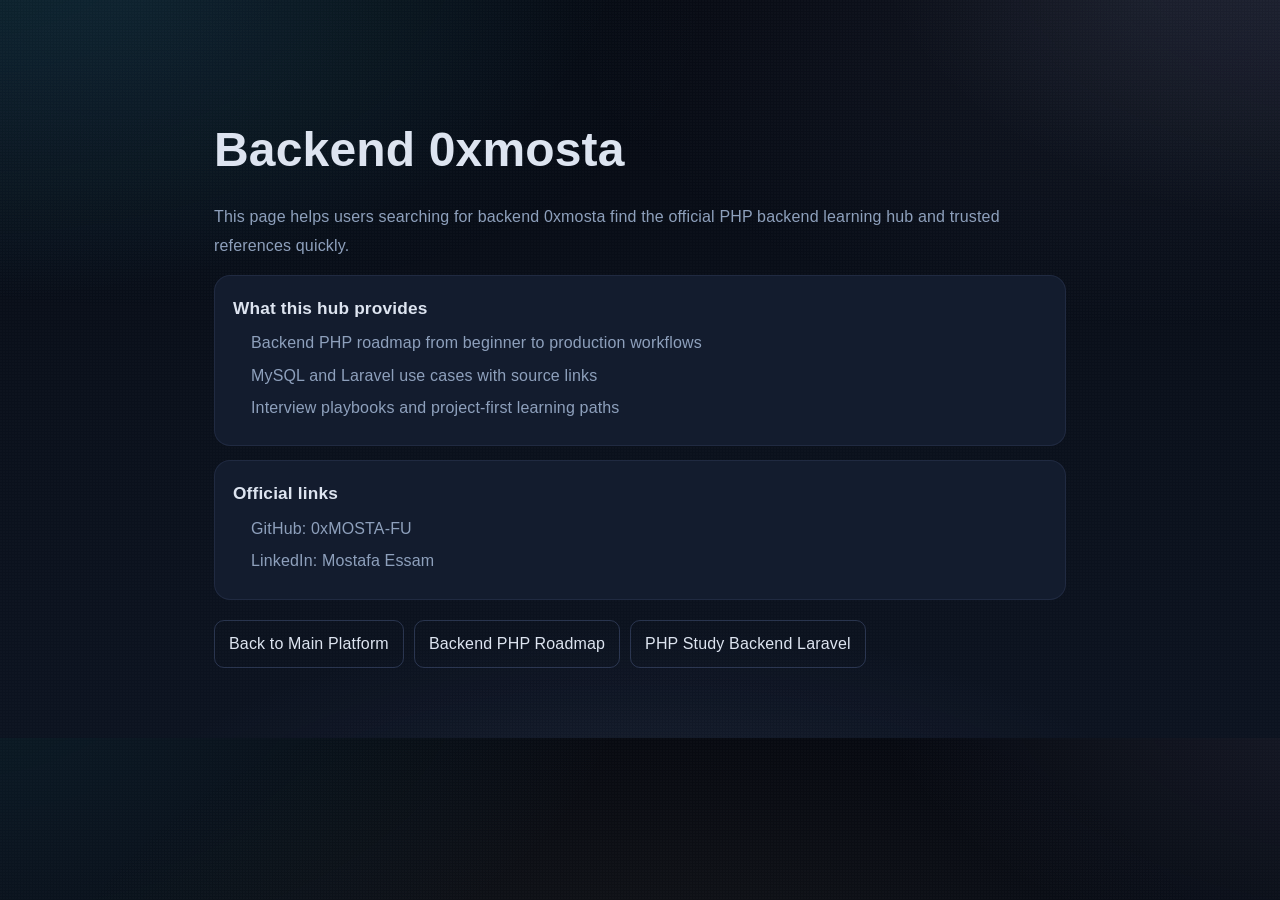
<file: backend-php-0xmosta.html>
<!DOCTYPE html>
<html lang="en">
<head>
  <meta charset="UTF-8" />
  <meta name="viewport" content="width=device-width, initial-scale=1.0" />
  <title>Backend 0xmosta | Backend PHP Learning Hub</title>
  <meta name="description" content="Backend 0xmosta page: source-backed backend PHP learning hub with roadmap, references, and project-first study approach." />
  <meta name="robots" content="index,follow,max-snippet:-1,max-image-preview:large" />
  <meta http-equiv="Content-Security-Policy" content="default-src 'self'; script-src 'self'; style-src 'self' 'unsafe-inline' https://fonts.googleapis.com; font-src 'self' https://fonts.gstatic.com data:; img-src 'self' https: data:; connect-src 'self'; object-src 'none'; base-uri 'self'; frame-ancestors 'none'; form-action 'self'; upgrade-insecure-requests" />
  <meta name="referrer" content="strict-origin-when-cross-origin" />
  <meta http-equiv="Permissions-Policy" content="camera=(), microphone=(), geolocation=(), interest-cohort=()" />
  <link rel="canonical" href="https://0xmosta-fu.github.io/php-mastery-platform/backend-php-0xmosta.html" />
  <meta property="og:type" content="profile" />
  <meta property="og:title" content="Backend 0xmosta" />
  <meta property="og:description" content="Backend PHP learning hub curated by 0xmosta." />
  <meta property="og:url" content="https://0xmosta-fu.github.io/php-mastery-platform/backend-php-0xmosta.html" />
  <meta property="og:image" content="https://0xmosta-fu.github.io/php-mastery-platform/me.jpg" />
  <link rel="stylesheet" href="styles.css" />
  <script type="application/ld+json">
  {
    "@context": "https://schema.org",
    "@type": "ProfilePage",
    "mainEntity": {
      "@type": "Person",
      "name": "Mostafa Essam",
      "alternateName": ["0xmosta", "0xMOSTA"],
      "url": "https://0xmosta-fu.github.io/php-mastery-platform/"
    }
  }
  </script>
  <style>
    .landing-wrap{max-width:900px;margin:0 auto;padding:110px 24px 70px}
    .landing-wrap h1{font-size:clamp(2rem,4vw,3rem);margin-bottom:14px}
    .landing-wrap p{color:var(--clr-text-muted);line-height:1.8;margin-bottom:14px}
    .landing-card{background:var(--clr-surface);border:1px solid var(--clr-border);border-radius:16px;padding:18px;margin-top:14px}
    .landing-card h2{font-size:1.08rem;margin-bottom:8px}
    .landing-card ul{padding-left:18px}
    .landing-card li{margin:6px 0;color:var(--clr-text-muted)}
    .landing-links{display:flex;flex-wrap:wrap;gap:10px;margin-top:20px}
    .landing-links a{border:1px solid var(--clr-border2);padding:10px 14px;border-radius:10px}
  </style>
</head>
<body>
  <main class="landing-wrap">
    <h1>Backend 0xmosta</h1>
    <p>This page helps users searching for backend 0xmosta find the official PHP backend learning hub and trusted references quickly.</p>

    <section class="landing-card">
      <h2>What this hub provides</h2>
      <ul>
        <li>Backend PHP roadmap from beginner to production workflows</li>
        <li>MySQL and Laravel use cases with source links</li>
        <li>Interview playbooks and project-first learning paths</li>
      </ul>
    </section>

    <section class="landing-card">
      <h2>Official links</h2>
      <ul>
        <li><a href="https://github.com/0xMOSTA-FU" target="_blank" rel="noopener noreferrer">GitHub: 0xMOSTA-FU</a></li>
        <li><a href="https://www.linkedin.com/in/mostafa-essam-mosta-38a763257/" target="_blank" rel="noopener noreferrer">LinkedIn: Mostafa Essam</a></li>
      </ul>
    </section>

    <div class="landing-links">
      <a href="index.html">Back to Main Platform</a>
      <a href="backend-php-roadmap-0xmosta.html">Backend PHP Roadmap</a>
      <a href="php-study-backend-laravel.html">PHP Study Backend Laravel</a>
    </div>
  </main>
</body>
</html>
</file>
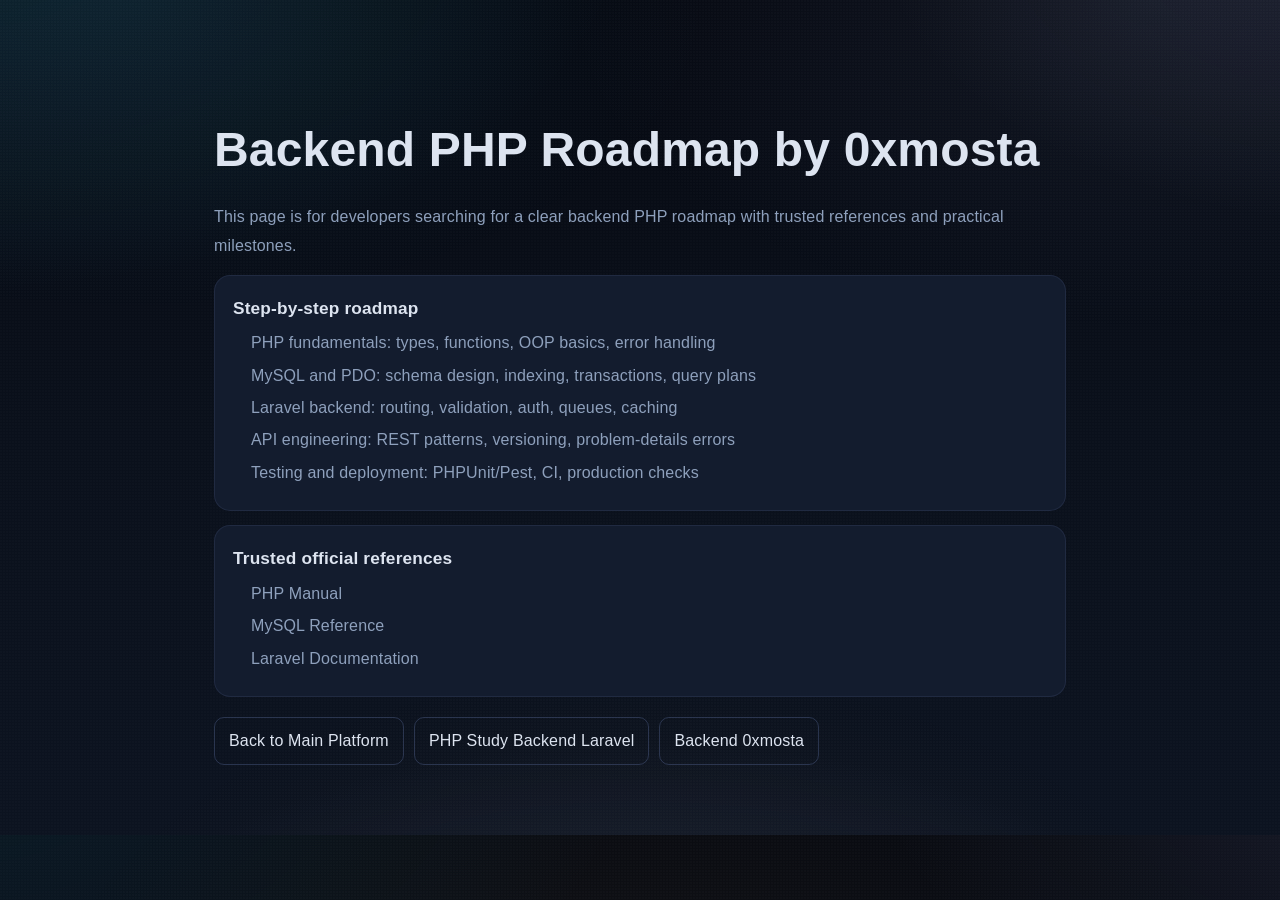
<file: backend-php-roadmap-0xmosta.html>
<!DOCTYPE html>
<html lang="en">
<head>
  <meta charset="UTF-8" />
  <meta name="viewport" content="width=device-width, initial-scale=1.0" />
  <title>Backend PHP Roadmap by 0xmosta | PHP, MySQL, Laravel</title>
  <meta name="description" content="Backend PHP roadmap by 0xmosta: practical path from PHP fundamentals to MySQL, Laravel, API design, testing, and deployment." />
  <meta name="robots" content="index,follow,max-snippet:-1,max-image-preview:large" />
  <meta http-equiv="Content-Security-Policy" content="default-src 'self'; script-src 'self'; style-src 'self' 'unsafe-inline' https://fonts.googleapis.com; font-src 'self' https://fonts.gstatic.com data:; img-src 'self' https: data:; connect-src 'self'; object-src 'none'; base-uri 'self'; frame-ancestors 'none'; form-action 'self'; upgrade-insecure-requests" />
  <meta name="referrer" content="strict-origin-when-cross-origin" />
  <meta http-equiv="Permissions-Policy" content="camera=(), microphone=(), geolocation=(), interest-cohort=()" />
  <link rel="canonical" href="https://0xmosta-fu.github.io/php-mastery-platform/backend-php-roadmap-0xmosta.html" />
  <meta property="og:type" content="article" />
  <meta property="og:title" content="Backend PHP Roadmap by 0xmosta" />
  <meta property="og:description" content="Structured backend PHP roadmap with trusted official references." />
  <meta property="og:url" content="https://0xmosta-fu.github.io/php-mastery-platform/backend-php-roadmap-0xmosta.html" />
  <meta property="og:image" content="https://0xmosta-fu.github.io/php-mastery-platform/me.jpg" />
  <link rel="stylesheet" href="styles.css" />
  <script type="application/ld+json">
  {
    "@context": "https://schema.org",
    "@type": "WebPage",
    "name": "Backend PHP Roadmap by 0xmosta",
    "url": "https://0xmosta-fu.github.io/php-mastery-platform/backend-php-roadmap-0xmosta.html",
    "description": "Practical backend PHP roadmap covering PHP, MySQL, Laravel, APIs, testing, and deployment.",
    "isPartOf": {
      "@type": "WebSite",
      "name": "PHP Mastery Platform",
      "url": "https://0xmosta-fu.github.io/php-mastery-platform/"
    }
  }
  </script>
  <style>
    .landing-wrap{max-width:900px;margin:0 auto;padding:110px 24px 70px}
    .landing-wrap h1{font-size:clamp(2rem,4vw,3rem);margin-bottom:14px}
    .landing-wrap p{color:var(--clr-text-muted);line-height:1.8;margin-bottom:14px}
    .landing-card{background:var(--clr-surface);border:1px solid var(--clr-border);border-radius:16px;padding:18px;margin-top:14px}
    .landing-card h2{font-size:1.08rem;margin-bottom:8px}
    .landing-card ul{padding-left:18px}
    .landing-card li{margin:6px 0;color:var(--clr-text-muted)}
    .landing-links{display:flex;flex-wrap:wrap;gap:10px;margin-top:20px}
    .landing-links a{border:1px solid var(--clr-border2);padding:10px 14px;border-radius:10px}
  </style>
</head>
<body>
  <main class="landing-wrap">
    <h1>Backend PHP Roadmap by 0xmosta</h1>
    <p>This page is for developers searching for a clear backend PHP roadmap with trusted references and practical milestones.</p>

    <section class="landing-card">
      <h2>Step-by-step roadmap</h2>
      <ul>
        <li>PHP fundamentals: types, functions, OOP basics, error handling</li>
        <li>MySQL and PDO: schema design, indexing, transactions, query plans</li>
        <li>Laravel backend: routing, validation, auth, queues, caching</li>
        <li>API engineering: REST patterns, versioning, problem-details errors</li>
        <li>Testing and deployment: PHPUnit/Pest, CI, production checks</li>
      </ul>
    </section>

    <section class="landing-card">
      <h2>Trusted official references</h2>
      <ul>
        <li><a href="https://www.php.net/manual/en/" target="_blank" rel="noopener noreferrer">PHP Manual</a></li>
        <li><a href="https://dev.mysql.com/doc/refman/8.0/en/" target="_blank" rel="noopener noreferrer">MySQL Reference</a></li>
        <li><a href="https://laravel.com/docs" target="_blank" rel="noopener noreferrer">Laravel Documentation</a></li>
      </ul>
    </section>

    <div class="landing-links">
      <a href="index.html">Back to Main Platform</a>
      <a href="php-study-backend-laravel.html">PHP Study Backend Laravel</a>
      <a href="backend-php-0xmosta.html">Backend 0xmosta</a>
    </div>
  </main>
</body>
</html>
</file>
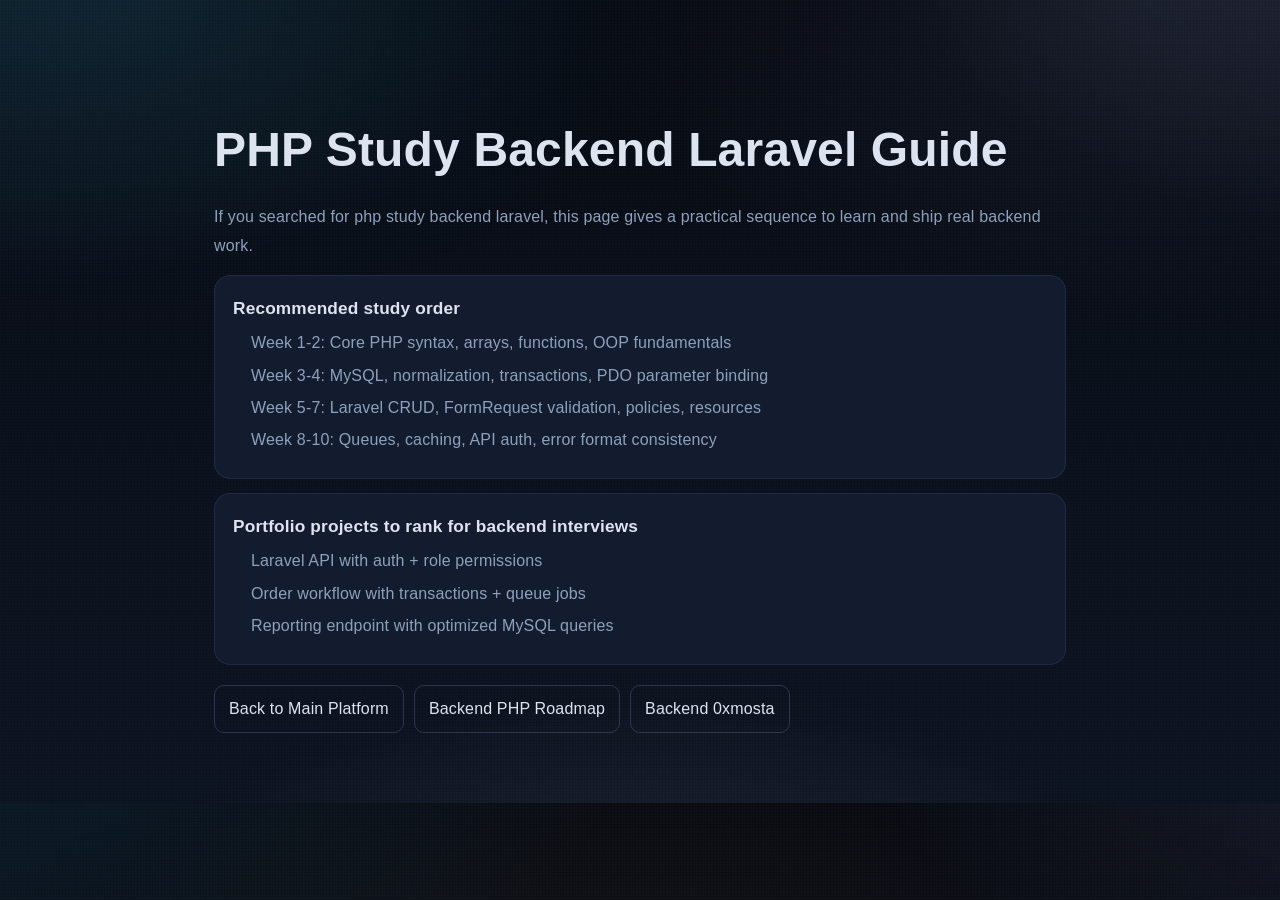
<file: php-study-backend-laravel.html>
<!DOCTYPE html>
<html lang="en">
<head>
  <meta charset="UTF-8" />
  <meta name="viewport" content="width=device-width, initial-scale=1.0" />
  <title>PHP Study Backend Laravel Guide | 0xmosta</title>
  <meta name="description" content="PHP study backend Laravel guide by 0xmosta with practical learning order, project ideas, and official docs." />
  <meta name="robots" content="index,follow,max-snippet:-1,max-image-preview:large" />
  <meta http-equiv="Content-Security-Policy" content="default-src 'self'; script-src 'self'; style-src 'self' 'unsafe-inline' https://fonts.googleapis.com; font-src 'self' https://fonts.gstatic.com data:; img-src 'self' https: data:; connect-src 'self'; object-src 'none'; base-uri 'self'; frame-ancestors 'none'; form-action 'self'; upgrade-insecure-requests" />
  <meta name="referrer" content="strict-origin-when-cross-origin" />
  <meta http-equiv="Permissions-Policy" content="camera=(), microphone=(), geolocation=(), interest-cohort=()" />
  <link rel="canonical" href="https://0xmosta-fu.github.io/php-mastery-platform/php-study-backend-laravel.html" />
  <meta property="og:type" content="article" />
  <meta property="og:title" content="PHP Study Backend Laravel Guide" />
  <meta property="og:description" content="A practical PHP study path focused on backend Laravel and MySQL." />
  <meta property="og:url" content="https://0xmosta-fu.github.io/php-mastery-platform/php-study-backend-laravel.html" />
  <meta property="og:image" content="https://0xmosta-fu.github.io/php-mastery-platform/me.jpg" />
  <link rel="stylesheet" href="styles.css" />
  <style>
    .landing-wrap{max-width:900px;margin:0 auto;padding:110px 24px 70px}
    .landing-wrap h1{font-size:clamp(2rem,4vw,3rem);margin-bottom:14px}
    .landing-wrap p{color:var(--clr-text-muted);line-height:1.8;margin-bottom:14px}
    .landing-card{background:var(--clr-surface);border:1px solid var(--clr-border);border-radius:16px;padding:18px;margin-top:14px}
    .landing-card h2{font-size:1.08rem;margin-bottom:8px}
    .landing-card ul{padding-left:18px}
    .landing-card li{margin:6px 0;color:var(--clr-text-muted)}
    .landing-links{display:flex;flex-wrap:wrap;gap:10px;margin-top:20px}
    .landing-links a{border:1px solid var(--clr-border2);padding:10px 14px;border-radius:10px}
  </style>
</head>
<body>
  <main class="landing-wrap">
    <h1>PHP Study Backend Laravel Guide</h1>
    <p>If you searched for php study backend laravel, this page gives a practical sequence to learn and ship real backend work.</p>

    <section class="landing-card">
      <h2>Recommended study order</h2>
      <ul>
        <li>Week 1-2: Core PHP syntax, arrays, functions, OOP fundamentals</li>
        <li>Week 3-4: MySQL, normalization, transactions, PDO parameter binding</li>
        <li>Week 5-7: Laravel CRUD, FormRequest validation, policies, resources</li>
        <li>Week 8-10: Queues, caching, API auth, error format consistency</li>
      </ul>
    </section>

    <section class="landing-card">
      <h2>Portfolio projects to rank for backend interviews</h2>
      <ul>
        <li>Laravel API with auth + role permissions</li>
        <li>Order workflow with transactions + queue jobs</li>
        <li>Reporting endpoint with optimized MySQL queries</li>
      </ul>
    </section>

    <div class="landing-links">
      <a href="index.html">Back to Main Platform</a>
      <a href="backend-php-roadmap-0xmosta.html">Backend PHP Roadmap</a>
      <a href="backend-php-0xmosta.html">Backend 0xmosta</a>
    </div>
  </main>
</body>
</html>
</file>
<file: styles.css>
/* ========================================
   PHP MASTERY PLATFORM v2 — STYLES
   Next-level Premium Dark Theme
======================================== */

/* ---- CSS Variables ---- */
:root {
  /* Backgrounds — very dark ink, not pure black */
  --clr-bg:         #07090f;
  --clr-bg2:        #0c1018;
  --clr-bg3:        #111827;
  --clr-surface:    #131c2e;
  --clr-surface2:   #192338;
  --clr-surface3:   #1e2d45;

  /* PHP authentic blues-to-violet — not AI generic purple */
  --clr-border:     rgba(120,140,200,.12);
  --clr-border2:    rgba(120,140,200,.28);
  --clr-border3:    rgba(136,146,191,.5);

  /* PHP brand identity: steel-blue-violet */
  --clr-purple:     #7c8ec8;   /* PHP elephant blue */
  --clr-purple-lt:  #a5b4e8;
  --clr-purple-dk:  #4F5B93;   /* PHP dark elephant */
  --clr-violet:     #5a6fbd;
  --clr-cyan:       #38b2d4;   /* warmer teal — not cheap neon */
  --clr-cyan-lt:    #5ecce8;

  /* Human accent palette — warm, intentional, not AI defaults */
  --clr-amber:      #e8a838;   /* warm amber — code veteran wisdom */
  --clr-sage:       #5fb08a;   /* muted sage green — calming, professional */
  --clr-coral:      #e06b6b;   /* human error red — not harsh */
  --clr-pink:       #c87bb8;
  --clr-green:      var(--clr-sage);
  --clr-yellow:     var(--clr-amber);
  --clr-orange:     #d4854a;
  --clr-blue:       #4a90c8;
  --clr-red:        var(--clr-coral);

  /* Readable text hierarchy */
  --clr-text:       #dde4f0;
  --clr-text-muted: #8ea0bc;
  --clr-text-dim:   #556070;

  --radius-sm:   8px;
  --radius-md:   14px;
  --radius-lg:   20px;
  --radius-xl:   28px;
  --radius-2xl:  36px;

  /* Glows — subtler, not neon-scream */
  --glow-purple:  0 0 32px rgba(92,111,189,.22);
  --glow-cyan:    0 0 32px rgba(56,178,212,.16);
  --shadow-card:  0 8px 40px rgba(0,0,0,.55);
  --transition:   all .22s cubic-bezier(.4,0,.2,1);
  --spring:       cubic-bezier(.34,1.56,.64,1);
  --ease-out-quint: cubic-bezier(.22,1,.36,1);
  --shadow-soft: 0 12px 34px rgba(0,0,0,.32);
  --shadow-hard: 0 24px 80px rgba(0,0,0,.5);
}

/* ---- Reset ---- */
*, *::before, *::after { box-sizing: border-box; margin: 0; padding: 0; }
html { scroll-behavior: smooth; }
body {
  font-family: 'Manrope', 'Segoe UI', sans-serif;
  background:
    radial-gradient(1200px 650px at -5% -10%, rgba(56,178,212,.12), transparent 58%),
    radial-gradient(960px 560px at 110% -10%, rgba(168,180,232,.12), transparent 56%),
    radial-gradient(900px 420px at 50% 120%, rgba(79,91,147,.18), transparent 62%),
    linear-gradient(180deg, #060911 0%, #0a101b 52%, #0c1320 100%);
  color: var(--clr-text);
  line-height: 1.65;
  overflow-x: hidden;
  cursor: auto;
  -webkit-font-smoothing: antialiased;
  -moz-osx-font-smoothing: grayscale;
  text-rendering: optimizeLegibility;
  letter-spacing: .01em;
  position: relative;
}
body::before {
  content: '';
  position: fixed;
  inset: 0;
  pointer-events: none;
  z-index: -1;
  opacity: .22;
  background-image:
    radial-gradient(circle at 1px 1px, rgba(255,255,255,.08) 1px, transparent 0);
  background-size: 3px 3px;
}
body::after {
  content: '';
  position: fixed;
  inset: 0;
  pointer-events: none;
  z-index: -1;
  background:
    radial-gradient(900px 480px at 10% 0%, rgba(56,178,212,.08), transparent 65%),
    radial-gradient(920px 520px at 90% 0%, rgba(165,180,232,.08), transparent 64%),
    radial-gradient(900px 600px at 50% 120%, rgba(232,168,56,.06), transparent 70%);
}
a:focus-visible,
button:focus-visible,
input:focus-visible {
  outline: 2px solid var(--clr-cyan);
  outline-offset: 2px;
}
a { text-decoration: none; color: inherit; }
ul { list-style: none; }
img { max-width: 100%; display: block; }
button { cursor: pointer; font-family: inherit; border: none; outline: none; }

/* ==============================   SVG ICON SYSTEM   ============================== */
.icon {
  display: inline-flex;
  align-items: center;
  justify-content: center;
  vertical-align: middle;
  flex-shrink: 0;
  line-height: 0;
}
.icon svg { display: block; }
.icon-badge {
  display: inline-flex;
  align-items: center;
  justify-content: center;
  flex-shrink: 0;
  border: 1px solid rgba(136,146,191,.22);
  box-shadow: inset 0 1px 0 rgba(255,255,255,.16), 0 8px 22px rgba(0,0,0,.32);
  transition: transform .25s var(--spring), box-shadow .25s, border-color .25s;
}
.icon-badge svg { display: block; }
.icon-missing {
  display: inline-flex;
  align-items: center;
  justify-content: center;
  color: var(--clr-text-dim);
  font-size: 1em;
}
.star-rating { display: inline-flex; align-items: center; gap: 2px; }
.star-rating .icon { line-height: 0; }

/* ---- Custom Scrollbar ---- */
::-webkit-scrollbar { width: 5px; }
::-webkit-scrollbar-track { background: var(--clr-bg2); }
::-webkit-scrollbar-thumb {
  background: linear-gradient(180deg, var(--clr-violet), var(--clr-cyan));
  border-radius: 10px;
}

/* ---- Custom Cursor ---- */
.custom-cursor {
  position: fixed;
  width: 36px; height: 36px;
  border: 2px solid rgba(139,92,246,.6);
  border-radius: 50%;
  pointer-events: none;
  z-index: 9999;
  transition: transform .15s var(--spring), border-color .2s, background .2s;
  transform: translate(-50%, -50%);
  top: 0; left: 0;
}
.custom-cursor-dot {
  position: fixed;
  width: 6px; height: 6px;
  background: var(--clr-purple);
  border-radius: 50%;
  pointer-events: none;
  z-index: 10000;
  transform: translate(-50%, -50%);
  transition: transform .05s;
  top: 0; left: 0;
}
body:has(button:hover) .custom-cursor,
body:has(a:hover) .custom-cursor {
  transform: translate(-50%,-50%) scale(1.6);
  background: rgba(139,92,246,.1);
  border-color: var(--clr-purple);
}

/* ---- Scroll Progress ---- */
.scroll-progress {
  position: fixed;
  top: 0; left: 0;
  height: 3px;
  background: linear-gradient(90deg, var(--clr-violet), var(--clr-purple-lt), var(--clr-cyan));
  z-index: 2000;
  width: 0%;
  transition: width .1s linear;
}

/* ---- Utility ---- */
.container { max-width: 1260px; margin: 0 auto; padding: 0 28px; }

/* ---- Progressive Render Skeletons ---- */
.courses-grid:empty,
.instructors-grid:empty,
.books-grid:empty,
.projects-grid:empty,
.practices-grid:empty,
.usecases-grid:empty,
.playbooks-grid:empty,
.interview-qa-grid:empty,
.job-ready-grid:empty,
.why-php-grid:empty,
.testimonials-grid:empty,
.php-timeline:empty,
.docs-categories:empty,
.graveyard-grid:empty {
  min-height: 260px;
  position: relative;
}

.courses-grid:empty::before,
.instructors-grid:empty::before,
.books-grid:empty::before,
.projects-grid:empty::before,
.practices-grid:empty::before,
.usecases-grid:empty::before,
.playbooks-grid:empty::before,
.interview-qa-grid:empty::before,
.job-ready-grid:empty::before,
.why-php-grid:empty::before,
.testimonials-grid:empty::before,
.php-timeline:empty::before,
.docs-categories:empty::before,
.graveyard-grid:empty::before {
  content: '';
  display: block;
  width: 100%;
  height: 100%;
  min-height: 220px;
  border-radius: 16px;
  border: 1px solid rgba(136,146,191,.18);
  background:
    linear-gradient(110deg, rgba(255,255,255,.02) 8%, rgba(255,255,255,.07) 18%, rgba(255,255,255,.02) 33%),
    linear-gradient(180deg, rgba(25,35,56,.35), rgba(15,22,36,.3));
  background-size: 220% 100%, 100% 100%;
  animation: gridSkeleton 1.4s linear infinite;
}

@keyframes gridSkeleton {
  0% { background-position: 160% 0, 0 0; }
  100% { background-position: -80% 0, 0 0; }
}
.gradient-text {
  background: linear-gradient(135deg, var(--clr-purple-lt), var(--clr-cyan));
  -webkit-background-clip: text;
  -webkit-text-fill-color: transparent;
  background-clip: text;
}
.animated-gradient {
  background: linear-gradient(135deg, #c084fc, #8b5cf6, #06b6d4, #8b5cf6, #c084fc);
  background-size: 300% 300%;
  -webkit-background-clip: text;
  -webkit-text-fill-color: transparent;
  background-clip: text;
  animation: gradientShift 4s ease infinite;
}
@keyframes gradientShift {
  0%,100% { background-position: 0% 50%; }
  50%      { background-position: 100% 50%; }
}
.text-outline {
  -webkit-text-stroke: 2px var(--clr-purple-lt);
  -webkit-text-fill-color: transparent;
}
.section { padding: 110px 0; }
.section-label {
  display: inline-flex;
  align-items: center;
  gap: 8px;
  font-size: .73rem;
  font-weight: 700;
  letter-spacing: .18em;
  text-transform: uppercase;
  color: #c5d2ef;
  background: linear-gradient(180deg, rgba(90,111,189,.2), rgba(56,178,212,.08));
  border: 1px solid var(--clr-border2);
  padding: 5px 14px;
  border-radius: 40px;
  margin-bottom: 16px;
  box-shadow: inset 0 1px 0 rgba(255,255,255,.08);
}
.section-title {
  font-family: 'Space Grotesk', sans-serif;
  font-size: clamp(2rem, 3.2vw, 3.25rem);
  font-weight: 800;
  line-height: 1.08;
  margin-bottom: 14px;
  letter-spacing: -.025em;
  text-wrap: balance;
  max-width: 14ch;
}
.section-desc {
  color: var(--clr-text-muted);
  font-size: 1rem;
  max-width: 600px;
  margin-bottom: 52px;
  line-height: 1.8;
}

.section-editorial-head {
  display: grid;
  grid-template-columns: 1.55fr .95fr;
  gap: 18px;
  margin-bottom: 22px;
}
.section-head-copy .section-desc {
  margin-bottom: 22px;
}
.section-head-panel {
  border: 1px solid rgba(136,146,191,.24);
  border-radius: 16px;
  padding: 18px;
  background: linear-gradient(170deg, rgba(20,31,48,.92), rgba(12,18,30,.9));
  box-shadow: var(--shadow-soft), inset 0 1px 0 rgba(255,255,255,.06);
}
.section-head-panel h3 {
  font-size: .9rem;
  font-weight: 800;
  margin-bottom: 8px;
  color: #e9f1ff;
}
.section-head-panel p {
  font-size: .8rem;
  color: var(--clr-text-muted);
  line-height: 1.65;
  margin-bottom: 10px;
}
.section-head-chips {
  display: flex;
  flex-wrap: wrap;
  gap: 6px;
}
.section-head-chips span {
  font-size: .64rem;
  font-family: 'JetBrains Mono', monospace;
  color: var(--clr-cyan-lt);
  border: 1px solid rgba(56,178,212,.3);
  background: rgba(56,178,212,.12);
  border-radius: 999px;
  padding: 4px 8px;
}

/* ---- Reveal Animation ---- */
.reveal {
  opacity: 0;
  transform: translateY(22px);
  transition: opacity .55s var(--ease-out-quint) var(--reveal-delay, 0ms), transform .55s var(--ease-out-quint) var(--reveal-delay, 0ms);
}
.reveal.visible { opacity: 1; transform: translateY(0); }

@media (prefers-reduced-motion: reduce) {
  *, *::before, *::after {
    animation-duration: .01ms !important;
    animation-iteration-count: 1 !important;
    transition-duration: .01ms !important;
    scroll-behavior: auto !important;
  }
}

/* ==============================   TOAST   ============================== */
.toast-container {
  position: fixed; bottom: 32px; right: 32px;
  z-index: 8000;
  display: flex; flex-direction: column; gap: 10px;
  align-items: flex-end;
}
.toast {
  background: var(--clr-surface2);
  border: 1px solid var(--clr-border2);
  border-radius: 12px;
  padding: 14px 20px;
  font-size: .9rem;
  font-weight: 500;
  display: flex;
  align-items: center;
  gap: 10px;
  min-width: 260px;
  box-shadow: var(--shadow-card), var(--glow-purple);
  animation: toastIn .4s var(--spring) forwards;
}
.toast.out { animation: toastOut .3s ease forwards; }
@keyframes toastIn  { from { opacity:0; transform: translateX(60px) scale(.9); } to { opacity:1; transform: none; } }
@keyframes toastOut { from { opacity:1; transform: none; } to { opacity:0; transform: translateX(60px) scale(.9); } }
.toast-icon { font-size: 1.2rem; }

/* ==============================   JOURNEY ASSISTANT   ============================== */
.journey-assistant {
  position: fixed;
  left: 24px;
  bottom: 20px;
  z-index: 1200;
  width: min(400px, calc(100vw - 48px));
  background: linear-gradient(180deg, rgba(16,25,40,.94), rgba(11,18,30,.9));
  border: 1px solid rgba(136,146,191,.3);
  border-radius: 14px;
  box-shadow: 0 20px 50px rgba(0,0,0,.42), 0 0 0 1px rgba(255,255,255,.04) inset;
  padding: 12px 12px 10px;
  backdrop-filter: blur(14px);
  -webkit-backdrop-filter: blur(14px);
  transform: translateY(16px);
  opacity: 0;
  pointer-events: none;
  transition: opacity .22s ease, transform .22s ease;
}

.journey-assistant.visible {
  transform: translateY(0);
  opacity: 1;
  pointer-events: auto;
}

.journey-assistant.nudge-active {
  border-color: rgba(94,204,232,.45);
  box-shadow: 0 24px 56px rgba(0,0,0,.46), 0 0 0 1px rgba(94,204,232,.16) inset;
}

.journey-top {
  display: flex;
  align-items: flex-start;
  justify-content: space-between;
  gap: 12px;
  margin-bottom: 8px;
}

.journey-kicker {
  font-size: .65rem;
  font-weight: 800;
  letter-spacing: .12em;
  text-transform: uppercase;
  color: var(--clr-cyan);
}

.journey-title {
  font-size: .9rem;
  font-weight: 700;
  line-height: 1.35;
  color: #e5edf9;
}

.journey-progress-label {
  font-family: 'JetBrains Mono', monospace;
  font-size: .68rem;
  color: var(--clr-text-dim);
  white-space: nowrap;
  margin-top: 2px;
}

.journey-progress-track {
  height: 6px;
  background: rgba(255,255,255,.06);
  border-radius: 999px;
  overflow: hidden;
  margin-bottom: 10px;
}

.journey-progress-fill {
  height: 100%;
  width: 0%;
  border-radius: inherit;
  background: linear-gradient(90deg, #5a6fbd, #38b2d4);
  transition: width .35s ease;
}

.journey-note {
  margin: 0 0 10px;
  font-size: .74rem;
  line-height: 1.45;
  color: var(--clr-text-muted);
}

.journey-actions {
  display: flex;
  gap: 8px;
}

.journey-btn {
  flex: 1;
  min-height: 38px;
  border-radius: 10px;
  display: inline-flex;
  align-items: center;
  justify-content: center;
  font-size: .78rem;
  font-weight: 800;
  letter-spacing: .04em;
  text-transform: uppercase;
  transition: var(--transition);
}

.journey-btn.primary {
  color: #fff;
  background: linear-gradient(135deg, #6d80c2, #4F5B93);
  box-shadow: 0 12px 24px rgba(79,91,147,.35);
}

.journey-btn.primary:hover {
  transform: translateY(-1px);
  box-shadow: 0 16px 30px rgba(79,91,147,.45);
}

.journey-btn.secondary {
  color: var(--clr-text-muted);
  background: rgba(255,255,255,.04);
  border: 1px solid var(--clr-border);
}

.journey-btn.secondary:hover {
  color: var(--clr-text);
  border-color: var(--clr-border2);
}

/* ==============================   UX DEBUG PANEL   ============================== */
.ux-debug-panel {
  position: fixed;
  right: 14px;
  bottom: 14px;
  z-index: 1400;
  width: min(320px, calc(100vw - 28px));
  border: 1px solid rgba(136,146,191,.34);
  border-radius: 12px;
  background: rgba(11,18,30,.94);
  box-shadow: 0 18px 50px rgba(0,0,0,.45);
  backdrop-filter: blur(10px);
  -webkit-backdrop-filter: blur(10px);
  padding: 10px;
  font-family: 'JetBrains Mono', monospace;
  font-size: .68rem;
  color: #dbe6f8;
}

.ux-debug-head {
  display: flex;
  align-items: center;
  justify-content: space-between;
  margin-bottom: 8px;
}

.ux-debug-head button {
  min-height: 24px;
  border-radius: 6px;
  border: 1px solid var(--clr-border);
  background: rgba(255,255,255,.03);
  color: var(--clr-text-muted);
  padding: 0 8px;
  font-size: .64rem;
}

.ux-debug-row {
  display: flex;
  justify-content: space-between;
  gap: 8px;
  margin-bottom: 4px;
}

.ux-debug-row span { color: var(--clr-text-dim); }

.ux-debug-title {
  margin: 8px 0 4px;
  color: var(--clr-cyan);
}

.ux-debug-goals ul,
.ux-debug-funnel ul,
.ux-debug-events ul {
  margin: 0;
  padding: 0;
  list-style: none;
  display: flex;
  flex-direction: column;
  gap: 3px;
}

.ux-debug-events li {
  display: flex;
  justify-content: space-between;
  gap: 8px;
}

.ux-debug-ev {
  color: #e5edf9;
  overflow: hidden;
  text-overflow: ellipsis;
  white-space: nowrap;
}

.ux-debug-cat {
  color: var(--clr-amber);
}

/* ==============================   SEARCH OVERLAY   ============================== */
.search-overlay {
  position: fixed; inset: 0; z-index: 9000;
  background: rgba(6,8,16,.85);
  backdrop-filter: blur(24px);
  display: flex;
  align-items: flex-start;
  justify-content: center;
  padding-top: 14vh;
  opacity: 0;
  pointer-events: none;
  transition: opacity .25s;
}
.search-overlay.open { opacity: 1; pointer-events: all; }
.search-box {
  width: 100%;
  max-width: 640px;
  padding: 0 24px;
}
.search-input-wrap {
  display: flex;
  align-items: center;
  gap: 12px;
  background: var(--clr-surface2);
  border: 2px solid var(--clr-border3);
  border-radius: 16px;
  padding: 16px 20px;
  box-shadow: var(--glow-purple);
}
.search-icon-svg { color: var(--clr-text-dim); flex-shrink: 0; }
#searchInput {
  flex: 1;
  background: none;
  border: none;
  outline: none;
  font-family: 'Inter', sans-serif;
  font-size: 1.1rem;
  color: var(--clr-text);
  cursor: text;
}
#searchInput::placeholder { color: var(--clr-text-dim); }
.search-close-hint {
  font-family: 'JetBrains Mono', monospace;
  font-size: .72rem;
  color: var(--clr-text-dim);
  background: var(--clr-surface3);
  border: 1px solid var(--clr-border);
  padding: 3px 8px;
  border-radius: 5px;
}
.search-results {
  margin-top: 12px;
  max-height: 55vh;
  overflow-y: auto;
  display: flex;
  flex-direction: column;
  gap: 6px;
}
.search-result-item {
  background: var(--clr-surface);
  border: 1px solid var(--clr-border);
  border-radius: 12px;
  padding: 14px 18px;
  cursor: pointer;
  display: flex;
  align-items: center;
  gap: 14px;
  transition: var(--transition);
}
.search-result-item:hover { border-color: var(--clr-border2); background: var(--clr-surface2); }
.search-result-icon {
  width: 44px; height: 44px;
  border-radius: 10px;
  display: flex; align-items: center; justify-content: center;
  flex-shrink: 0;
}
.search-result-text h4 { font-size: .95rem; font-weight: 600; margin-bottom: 2px; }
.search-result-text p { font-size: .8rem; color: var(--clr-text-muted); }
.search-result-type {
  margin-left: auto;
  font-size: .7rem;
  background: rgba(139,92,246,.15);
  color: var(--clr-purple-lt);
  border: 1px solid var(--clr-border2);
  padding: 2px 8px;
  border-radius: 4px;
  white-space: nowrap;
  display: inline-flex;
  align-items: center;
  gap: 4px;
}
.search-empty {
  text-align: center;
  padding: 32px;
  color: var(--clr-text-muted);
}
.search-empty .search-empty-icon { display: flex; justify-content: center; margin-bottom: 12px; }

/* ==============================   NAVBAR   ============================== */
.navbar {
  position: fixed; top: 0; left: 0; right: 0; z-index: 1000;
  background: transparent;
  transition: background .25s ease, transform .25s ease;
  padding: 10px 14px 0;
}
.navbar.scrolled {
  background: transparent;
}
.nav-container {
  max-width: 1280px;
  margin: 0 auto;
  padding: 0 16px;
  height: 66px;
  display: flex;
  align-items: center;
  gap: 12px;
  border: 1px solid rgba(136,146,191,.26);
  border-radius: 18px;
  background:
    linear-gradient(180deg, rgba(15,22,36,.88), rgba(12,18,31,.84));
  backdrop-filter: blur(16px);
  -webkit-backdrop-filter: blur(16px);
  box-shadow: 0 20px 50px rgba(0,0,0,.28), inset 0 1px 0 rgba(255,255,255,.08), inset 0 -1px 0 rgba(255,255,255,.03);
  transition: height .22s var(--ease-out-quint), border-color .22s ease, box-shadow .22s ease, background .22s ease;
}
.navbar.scrolled .nav-container {
  height: 60px;
  border-color: rgba(136,146,191,.34);
  background: linear-gradient(180deg, rgba(15,22,36,.96), rgba(12,18,31,.92));
  box-shadow: 0 24px 58px rgba(0,0,0,.34), inset 0 1px 0 rgba(255,255,255,.1);
}
.nav-brand {
  display: flex; align-items: center; gap: 10px;
  font-family: 'Space Grotesk', sans-serif;
  font-size: 1.25rem; font-weight: 800;
  flex-shrink: 0;
}
.brand-logo {
  width: 34px; height: 34px;
  background: linear-gradient(135deg, var(--clr-violet), var(--clr-purple));
  border-radius: 9px;
  display: flex; align-items: center; justify-content: center;
  font-size: 1.2rem;
  border: 1px solid rgba(165,180,232,.28);
  box-shadow: 0 0 14px rgba(139,92,246,.5), inset 0 1px 0 rgba(255,255,255,.26);
}
.nav-brand-copy {
  display: flex;
  flex-direction: column;
  gap: 1px;
  line-height: 1;
}
.brand-trust {
  font-size: .62rem;
  color: var(--clr-cyan-lt);
  font-family: 'JetBrains Mono', monospace;
  letter-spacing: .05em;
  text-transform: uppercase;
  opacity: .9;
}
.brand-accent { color: var(--clr-purple-lt); }
.nav-links {
  display: flex; align-items: center; gap: 2px;
  flex: 1;
  justify-content: center;
  min-width: 0;
}
.nav-link {
  padding: 7px 10px;
  border-radius: 8px;
  font-size: .75rem; font-weight: 800;
  letter-spacing: .02em;
  color: var(--clr-text-muted);
  transition: var(--transition);
  position: relative;
  text-transform: uppercase;
  white-space: nowrap;
}
.nav-link::after {
  content: '';
  position: absolute;
  bottom: 0; left: 50%; right: 50%;
  height: 2px;
  background: linear-gradient(90deg, var(--clr-violet), var(--clr-cyan));
  transition: var(--transition);
  border-radius: 2px;
}
.nav-link:hover, .nav-link.active {
  color: #eef4ff;
  background: linear-gradient(180deg, rgba(165,180,232,.13), rgba(56,178,212,.08));
}
.nav-link.active::after { left: 16%; right: 16%; }
.nav-actions { display: flex; align-items: center; gap: 6px; flex-shrink: 0; }
.nav-quick-btn {
  display: inline-flex;
  align-items: center;
  justify-content: center;
  min-height: 34px;
  border-radius: 10px;
  padding: 0 12px;
  font-size: .72rem;
  font-weight: 800;
  letter-spacing: .05em;
  text-transform: uppercase;
  color: var(--clr-text-muted);
  border: 1px solid rgba(136,146,191,.24);
  background: rgba(255,255,255,.04);
  transition: var(--transition);
}
.nav-quick-btn:hover {
  color: var(--clr-text);
  border-color: rgba(136,146,191,.45);
  background: rgba(56,178,212,.12);
}
.nav-quick-btn.trust {
  color: var(--clr-cyan-lt);
  border-color: rgba(56,178,212,.34);
  background: rgba(56,178,212,.12);
}
.nav-search-btn, .nav-bookmark-btn {
  display: flex; align-items: center; gap: 6px;
  background: rgba(255,255,255,.06);
  border: 1px solid var(--clr-border);
  color: var(--clr-text-muted);
  padding: 7px 12px;
  border-radius: 11px;
  font-size: .82rem;
  transition: var(--transition);
  position: relative;
}
.nav-search-btn:hover, .nav-bookmark-btn:hover {
  border-color: var(--clr-border2);
  color: var(--clr-text);
  background: rgba(56,178,212,.12);
}
.search-shortcut {
  font-family: 'JetBrains Mono', monospace;
  font-size: .72rem;
  color: var(--clr-text-dim);
}
.nav-context {
  font-family: 'JetBrains Mono', monospace;
  font-size: .66rem;
  color: var(--clr-text-dim);
  border: 1px solid rgba(136,146,191,.24);
  background: rgba(255,255,255,.04);
  border-radius: 999px;
  padding: 6px 10px;
  white-space: nowrap;
}
.bookmark-count {
  position: absolute;
  top: -6px; right: -6px;
  width: 18px; height: 18px;
  background: var(--clr-purple);
  color: #fff;
  border-radius: 50%;
  font-size: .65rem;
  font-weight: 700;
  display: flex; align-items: center; justify-content: center;
}
.nav-cta {
  background: linear-gradient(140deg, #6f82c2, #4F5B93 62%, #3f7a98);
  color: #fff;
  padding: 9px 18px;
  border-radius: 12px;
  font-size: .82rem; font-weight: 800;
  letter-spacing: .04em;
  text-transform: uppercase;
  white-space: nowrap;
  transition: var(--transition);
  box-shadow: 0 12px 30px rgba(79,91,147,.45), 0 2px 10px rgba(56,178,212,.22), inset 0 1px 0 rgba(255,255,255,.25);
}
.nav-cta:hover { transform: translateY(-2px); box-shadow: 0 18px 35px rgba(79,91,147,.52), 0 6px 18px rgba(56,178,212,.3), inset 0 1px 0 rgba(255,255,255,.35); }

@media (max-width: 1360px) {
  .brand-trust { display: none; }
  .nav-link { padding: 7px 8px; font-size: .72rem; }
  .nav-search-btn, .nav-bookmark-btn { padding: 7px 10px; }
}

@media (max-width: 1180px) {
  .nav-links li:nth-child(5),
  .nav-links li:nth-child(6) {
    display: none;
  }
}
.hamburger {
  display: none; flex-direction: column; gap: 5px;
  padding: 8px; background: none; margin-left: auto;
}
.hamburger span {
  display: block; width: 22px; height: 2px;
  background: var(--clr-text); border-radius: 2px;
  transition: var(--transition);
}

/* ==============================   HERO   ============================== */
.hero {
  position: relative;
  min-height: 100vh;
  display: flex;
  flex-direction: column;
  align-items: center;
  justify-content: center;
  padding: 114px 28px 70px;
  overflow: hidden;
}
.hero::before {
  content: '';
  position: absolute;
  width: 420px;
  height: 420px;
  right: -160px;
  top: 84px;
  border-radius: 50%;
  background: radial-gradient(circle, rgba(56,178,212,.24), transparent 68%);
  pointer-events: none;
  z-index: 0;
}
.hero::after {
  content: '';
  position: absolute;
  left: -180px;
  bottom: 40px;
  width: 520px;
  height: 220px;
  border-radius: 999px;
  transform: rotate(-8deg);
  background: linear-gradient(90deg, rgba(79,91,147,.32), transparent 72%);
  pointer-events: none;
  z-index: 0;
}
.hero-aurora {
  position: absolute; inset: 0;
  width: 100%; height: 100%;
  opacity: .45;  /* reduced from .7 — less overwhelming */
  will-change: transform;
}
.hero-bg-grid {
  position: absolute; inset: 0;
  background-image:
    linear-gradient(rgba(139,92,246,.05) 1px, transparent 1px),
    linear-gradient(90deg, rgba(139,92,246,.05) 1px, transparent 1px);
  background-size: 60px 60px;
  mask-image: radial-gradient(ellipse 80% 80% at 50% 50%, black 40%, transparent 100%);
}
.hero-particles { position: absolute; inset: 0; pointer-events: none; overflow: hidden; }
.particle {
  position: absolute;
  border-radius: 50%;
  opacity: 0;
  animation: floatUp linear infinite;
}
@keyframes floatUp {
  0%   { transform: translateY(100vh) scale(1); opacity: 0; }
  10%  { opacity: .4; }
  90%  { opacity: .3; }
  100% { transform: translateY(-20vh) scale(0.5); opacity: 0; }
}

.hero-layout {
  position: relative;
  z-index: 2;
  width: 100%;
  max-width: 1260px;
  margin: 0 auto;
  display: flex;
  align-items: center;
  gap: clamp(32px, 5vw, 74px);
}
.hero-container { flex: 1; min-width: 0; }

.hero-badge {
  display: inline-flex; align-items: center; gap: 8px;
  background: linear-gradient(135deg, rgba(79,91,147,.28), rgba(56,178,212,.16));
  border: 1px solid rgba(165,180,232,.35);
  border-radius: 40px;
  padding: 6px 16px 6px 10px;
  font-size: .82rem; font-weight: 500;
  color: #d6e6ff;
  margin-bottom: 28px;
  transition: transform .25s ease, box-shadow .25s ease;
}
.hero-badge:hover { transform: translateY(-2px); box-shadow: 0 12px 28px rgba(0,0,0,.26); }
.verification-badge {
  display: inline-flex;
  align-items: center;
  gap: 8px;
  margin: -8px 0 18px;
  padding: 6px 12px;
  border-radius: 999px;
  border: 1px solid var(--clr-border2);
  background: rgba(255,255,255,.03);
  font-size: .68rem;
  font-family: 'JetBrains Mono', monospace;
  color: var(--clr-text-muted);
}
.vb-dot {
  width: 8px;
  height: 8px;
  border-radius: 50%;
  background: currentColor;
  box-shadow: 0 0 10px currentColor;
}
.verification-badge.vb-fresh {
  color: #34d399;
  border-color: rgba(16,185,129,.35);
  background: rgba(16,185,129,.12);
}
.verification-badge.vb-warn {
  color: #fbbf24;
  border-color: rgba(245,158,11,.35);
  background: rgba(245,158,11,.12);
}
.verification-badge.vb-stale {
  color: #f87171;
  border-color: rgba(239,68,68,.35);
  background: rgba(239,68,68,.12);
}
.trust-policy-card {
  margin: 0 0 18px;
  padding: 12px 14px;
  border-radius: 14px;
  border: 1px solid rgba(165,180,232,.28);
  background:
    linear-gradient(160deg, rgba(79,91,147,.24), rgba(20,28,46,.74));
  box-shadow: inset 0 1px 0 rgba(255,255,255,.08), 0 12px 30px rgba(0,0,0,.22);
  max-width: 640px;
}
.trust-policy-head {
  display: flex;
  align-items: center;
  justify-content: space-between;
  gap: 10px;
  margin-bottom: 8px;
}
.trust-policy-kicker {
  display: inline-flex;
  align-items: center;
  gap: 8px;
  color: #d9e3ff;
  font-size: .8rem;
  font-weight: 700;
  letter-spacing: .03em;
  text-transform: uppercase;
}
.trust-policy-kicker::before {
  content: '';
  width: 8px;
  height: 8px;
  border-radius: 50%;
  background: #34d399;
  box-shadow: 0 0 10px rgba(52,211,153,.8);
}
.trust-policy-date {
  font-family: 'JetBrains Mono', monospace;
  font-size: .67rem;
  color: var(--clr-text-muted);
  white-space: nowrap;
}
.trust-policy-list {
  display: grid;
  gap: 6px;
}
.trust-policy-list li {
  position: relative;
  padding-left: 16px;
  color: #b8c7df;
  font-size: .83rem;
  line-height: 1.55;
}
.trust-policy-list li::before {
  content: '';
  position: absolute;
  left: 0;
  top: .55em;
  width: 6px;
  height: 6px;
  border-radius: 50%;
  background: linear-gradient(135deg, #60a5fa, #34d399);
}
.badge-dot {
  width: 8px; height: 8px;
  background: var(--clr-green);
  border-radius: 50%;
  box-shadow: 0 0 8px var(--clr-green);
  animation: pulse-dot 2.5s ease infinite;
}
@keyframes pulse-dot {
  0%,100% { box-shadow: 0 0 8px var(--clr-green); transform: scale(1); }
  50%      { box-shadow: 0 0 16px var(--clr-green); transform: scale(1.2); }
}
.badge-version {
  background: var(--clr-purple);
  color: #fff;
  font-family: 'JetBrains Mono', monospace;
  font-size: .68rem;
  padding: 2px 7px;
  border-radius: 4px;
  font-weight: 700;
}
.hero-title {
  font-family: 'Space Grotesk', sans-serif;
  font-size: clamp(2.7rem, 5.3vw, 4.8rem);
  font-weight: 700;
  line-height: 1.02;
  margin-bottom: 22px;
  letter-spacing: -.038em;
  text-wrap: balance;
}
.hero-subtitle-line { display: block; }
.hero-desc {
  color: #abbbd4;
  font-size: 1.02rem;
  line-height: 1.92;
  margin-bottom: 36px;
  max-width: 590px;
}
.hero-desc strong { color: var(--clr-purple-lt); font-weight: 600; }

.hero-stats {
  display: flex; align-items: stretch; gap: 14px;
  margin-bottom: 36px; flex-wrap: wrap;
  max-width: 740px;
}
.stat-item {
  display: flex;
  flex-direction: column;
  align-items: center;
  justify-content: center;
  gap: 3px;
  min-width: 106px;
  padding: 12px 14px;
  border: 1px solid rgba(136,146,191,.22);
  border-radius: 12px;
  background: linear-gradient(180deg, rgba(25,35,56,.45), rgba(17,24,39,.34));
}
.stat-num {
  font-family: 'Space Grotesk', sans-serif;
  font-size: 1.8rem; font-weight: 700;
  color: var(--clr-purple-lt); line-height: 1;
}
.stat-plus { font-size: 1rem; font-weight: 700; color: var(--clr-purple-lt); line-height: 1; margin-top: 1px; }
.stat-label { font-size: .75rem; color: var(--clr-text-muted); font-weight: 500; text-align: center; }
.stat-divider { display: none; }

.hero-actions { display: flex; gap: 12px; flex-wrap: wrap; margin-bottom: 36px; }
.btn-primary {
  display: inline-flex; align-items: center; gap: 8px;
  background: linear-gradient(135deg, #6d80c2 0%, #4F5B93 68%, #397f9e 100%);
  color: #fff;
  padding: 14px 26px;
  border-radius: 12px;
  font-size: .9rem; font-weight: 800;
  letter-spacing: .04em;
  text-transform: uppercase;
  transition: var(--transition);
  box-shadow: 0 14px 30px rgba(79,91,147,.45), 0 3px 16px rgba(56,178,212,.22), inset 0 1px 0 rgba(255,255,255,.25);
  position: relative; overflow: hidden;
}
.btn-primary::before {
  content: '';
  position: absolute; inset: 0;
  background: linear-gradient(135deg, rgba(255,255,255,.15), transparent);
  opacity: 0;
  transition: opacity .2s;
}
.btn-primary:hover { transform: translateY(-3px) scale(1.01); box-shadow: 0 20px 40px rgba(79,91,147,.52), 0 8px 24px rgba(56,178,212,.28), inset 0 1px 0 rgba(255,255,255,.35); }
.btn-primary:hover::before { opacity: 1; }
.btn-secondary {
  display: inline-flex; align-items: center; gap: 8px;
  background: rgba(255,255,255,.03);
  color: var(--clr-text);
  padding: 14px 24px;
  border-radius: 12px;
  font-size: .9rem; font-weight: 700;
  letter-spacing: .01em;
  border: 1px solid rgba(136,146,191,.26);
  transition: var(--transition);
  box-shadow: inset 0 1px 0 rgba(255,255,255,.06);
}
.btn-secondary:hover { background: linear-gradient(180deg, rgba(165,180,232,.13), rgba(56,178,212,.08)); border-color: rgba(165,180,232,.34); transform: translateY(-2px); }
.btn-ghost {
  display: inline-flex; align-items: center; gap: 8px;
  background: transparent;
  color: var(--clr-text-muted);
  padding: 14px 20px;
  border-radius: 12px;
  font-size: .85rem; font-weight: 700;
  text-transform: uppercase;
  letter-spacing: .04em;
  border: 1px dashed rgba(136,146,191,.28);
  transition: var(--transition);
}
.btn-ghost:hover { color: var(--clr-text); border-color: var(--clr-border2); background: rgba(56,178,212,.08); }

.course-card:hover .icon-badge,
.book-card:hover .icon-badge,
.project-card:hover .icon-badge,
.practice-card:hover .icon-badge,
.usecase-card:hover .icon-badge,
.why-card:hover .icon-badge,
.playbook-card:hover .icon-badge,
.market-role-card:hover .icon-badge,
.job-week-card:hover .icon-badge {
  transform: translateY(-2px) scale(1.04);
  border-color: rgba(136,146,191,.44);
  box-shadow: inset 0 1px 0 rgba(255,255,255,.24), 0 14px 26px rgba(0,0,0,.42), 0 0 24px rgba(56,178,212,.18);
}

/* Hero Tech Marquee */
.hero-tech-scroll { display: flex; align-items: center; gap: 14px; overflow: hidden; }
.tech-label { font-size: .82rem; color: var(--clr-text-dim); font-weight: 600; white-space: nowrap; }
.tech-marquee {
  overflow: hidden;
  flex: 1;
  -webkit-mask-image: linear-gradient(90deg, transparent, black 8%, black 92%, transparent);
  mask-image: linear-gradient(90deg, transparent, black 8%, black 92%, transparent);
}
.tech-track {
  display: flex; gap: 8px;
  animation: marquee 18s linear infinite;
  width: max-content;
}
@keyframes marquee {
  0%   { transform: translateX(0); }
  100% { transform: translateX(-50%); }
}
.tech-tag {
  font-family: 'JetBrains Mono', monospace;
  font-size: .76rem;
  color: var(--clr-cyan);
  background: rgba(6,182,212,.1);
  border: 1px solid rgba(6,182,212,.22);
  padding: 5px 12px;
  border-radius: 6px;
  white-space: nowrap;
  transition: var(--transition);
}

/* Hero Code Window */
.hero-code-window {
  flex: 0 0 460px;
  position: relative;
  z-index: 2;
}
.code-window {
  background: rgba(17,24,40,.9);
  border: 1px solid var(--clr-border2);
  border-radius: 18px;
  overflow: hidden;
  box-shadow: 0 0 80px rgba(139,92,246,.25), 0 30px 80px rgba(0,0,0,.6);
  backdrop-filter: blur(10px);
  position: relative;
}
.code-window::before {
  content: '';
  position: absolute;
  top: 0; left: 0; right: 0;
  height: 2px;
  background: linear-gradient(90deg, var(--clr-violet), var(--clr-purple-lt), var(--clr-cyan));
}
.code-window-header {
  display: flex; align-items: center; gap: 8px;
  padding: 13px 18px;
  background: rgba(255,255,255,.03);
  border-bottom: 1px solid var(--clr-border);
}
.cw-tabs { display: flex; gap: 2px; margin-left: 12px; }
.cw-tab {
  font-family: 'JetBrains Mono', monospace;
  font-size: .76rem;
  padding: 4px 12px;
  border-radius: 6px 6px 0 0;
  color: var(--clr-text-dim);
}
.cw-tab.active { background: rgba(139,92,246,.15); color: var(--clr-purple-lt); }
.dot { width: 12px; height: 12px; border-radius: 50%; }
.dot.red    { background: #ff5f57; }
.dot.yellow { background: #ffbd2e; }
.dot.green  { background: #28c840; }

.code-line-numbers {
  position: absolute;
  top: 54px; left: 0; bottom: 44px;
  width: 40px;
  padding: 22px 8px 26px;
  text-align: right;
  font-family: 'JetBrains Mono', monospace;
  font-size: .78rem;
  color: var(--clr-text-dim);
  border-right: 1px solid var(--clr-border);
  line-height: 1.85;
  user-select: none;
  background: rgba(0,0,0,.15);
}
.code-body {
  padding: 22px 22px 22px 56px;
  overflow: hidden;
  min-height: 300px;
}
.code-body pre {
  font-family: 'JetBrains Mono', monospace;
  font-size: .81rem;
  line-height: 1.85;
  color: var(--clr-text);
  white-space: pre-wrap;
  word-break: break-word;
}
.code-body pre div {
  white-space: pre;
  min-height: 1.85em;
}

.cursor {
  display: inline-block; width: 2px; height: 1.1em;
  background: var(--clr-purple);
  vertical-align: text-bottom;
  animation: blink .9s step-end infinite;
  box-shadow: 0 0 8px var(--clr-purple);
}
@keyframes blink { 0%,100% { opacity: 1; } 50% { opacity: 0; } }
.code-window-footer {
  padding: 10px 18px;
  background: rgba(0,0,0,.2);
  border-top: 1px solid var(--clr-border);
  display: flex;
  justify-content: space-between;
  align-items: center;
}
.cw-lang {
  font-family: 'JetBrains Mono', monospace;
  font-size: .72rem;
  color: var(--clr-purple-lt);
}
.cw-status { font-size: .72rem; color: var(--clr-green); display: flex; align-items: center; gap: 4px; }

/* Floating annotation cards */
.floating-card {
  position: absolute;
  background: linear-gradient(180deg, rgba(18,28,46,.96), rgba(16,25,40,.92));
  border: 1px solid rgba(165,180,232,.28);
  border-radius: 12px;
  padding: 10px 16px;
  display: flex; align-items: center; gap: 8px;
  font-size: .78rem; font-weight: 700;
  letter-spacing: .03em;
  text-transform: uppercase;
  backdrop-filter: blur(20px);
  box-shadow: 0 20px 40px rgba(0,0,0,.35), 0 0 26px rgba(56,178,212,.14);
  white-space: nowrap;
  animation: floatHover ease-in-out infinite;
}
.fc-1 { top: -18px; right: -40px; animation-duration: 3.5s; animation-delay: 0s; }
.fc-2 { bottom: 60px; right: -50px; animation-duration: 4s; animation-delay: 1s; }
.fc-3 { bottom: -18px; left: 20px; animation-duration: 3s; animation-delay: .5s; }
@keyframes floatHover {
  0%,100% { transform: translateY(0px); }
  50%      { transform: translateY(-8px); }
}
.fc-icon {
  display: inline-flex;
  align-items: center;
  line-height: 0;
  flex-shrink: 0;
}

/* Scroll hint */
.hero-scroll-hint {
  position: absolute;
  bottom: 32px; left: 50%;
  transform: translateX(-50%);
  display: flex; flex-direction: column; align-items: center; gap: 8px;
  color: var(--clr-text-dim);
  font-size: .78rem;
  animation: scrollBounce 2s ease-in-out infinite;
  z-index: 2;
}
@keyframes scrollBounce {
  0%,100% { transform: translateX(-50%) translateY(0); }
  50%      { transform: translateX(-50%) translateY(6px); }
}
.scroll-mouse {
  width: 22px; height: 36px;
  border: 2px solid var(--clr-text-dim);
  border-radius: 11px;
  display: flex; justify-content: center; padding-top: 6px;
}
.scroll-wheel {
  width: 3px; height: 7px;
  background: var(--clr-text-dim);
  border-radius: 2px;
  animation: wheelScroll 1.5s ease-in-out infinite;
}
@keyframes wheelScroll {
  0%   { opacity: 1; transform: translateY(0); }
  100% { opacity: 0; transform: translateY(10px); }
}

/* php syntax colors */
.kw  { color: #c084fc; font-weight: 500; }
.cls { color: #67e8f9; }
.fn  { color: #86efac; }
.tp  { color: #fbbf24; }
.str { color: #f87171; }
.cm  { color: #4b5563; font-style: italic; }
.var { color: #e2e8f0; }

/* ==============================   STATS TICKER   ============================== */
.stats-ticker {
  background: linear-gradient(90deg, rgba(79,91,147,.18), rgba(56,178,212,.09), rgba(79,91,147,.18));
  border-top: 1px solid var(--clr-border);
  border-bottom: 1px solid var(--clr-border);
  padding: 14px 0;
  overflow: hidden;
  -webkit-mask-image: linear-gradient(90deg, transparent, black 6%, black 94%, transparent);
  mask-image: linear-gradient(90deg, transparent, black 6%, black 94%, transparent);
}
.ticker-track {
  display: flex; align-items: center; gap: 32px;
  animation: ticker 38s linear infinite;
  width: max-content;
}
.stats-ticker:hover .ticker-track { animation-play-state: paused; }
@keyframes ticker {
  0%   { transform: translateX(0); }
  100% { transform: translateX(-50%); }
}
.ticker-item {
  font-size: .8rem;
  color: #9db1cd;
  white-space: nowrap;
  display: flex; align-items: center; gap: 8px;
  letter-spacing: .02em;
  text-transform: uppercase;
}
.strict-source-inline {
  display: inline-flex;
  align-items: center;
  gap: 4px;
  margin-left: 8px;
  font-size: .64rem;
  color: var(--clr-text-dim);
  text-transform: none;
}
.strict-source-inline a {
  color: var(--clr-cyan);
  text-decoration: none;
  border-bottom: 1px dashed rgba(34,211,238,.35);
}
.ti-num {
  font-family: 'Space Grotesk', sans-serif;
  font-weight: 700;
  color: var(--clr-purple-lt);
}
.ticker-sep { color: var(--clr-border2); font-size: .7rem; }

/* ==============================   LEARNING PATH   ============================== */
.learning-path-section {
  padding: 110px 0;
  background: var(--clr-bg2);
  text-align: center;
  position: relative;
  overflow: hidden;
}
.learning-path-section::before {
  content: '';
  position: absolute;
  top: 50%; left: 50%;
  width: 800px; height: 800px;
  background: radial-gradient(circle, rgba(139,92,246,.06), transparent 70%);
  transform: translate(-50%,-50%);
  pointer-events: none;
}
.roadmap { position: relative; max-width: 920px; margin: 0 auto; }
.roadmap-line {
  position: absolute; left: 50%; top: 30px; bottom: 30px;
  width: 2px;
  background: linear-gradient(180deg, var(--clr-violet), var(--clr-purple-lt), var(--clr-cyan));
  transform: translateX(-50%);
  z-index: 0;
}
.roadmap-line::before, .roadmap-line::after {
  content: '';
  position: absolute; left: 50%;
  width: 8px; height: 8px;
  background: var(--clr-purple);
  border-radius: 50%;
  transform: translateX(-50%);
  box-shadow: 0 0 10px var(--clr-purple);
}
.roadmap-line::before { top: -4px; }
.roadmap-line::after  { bottom: -4px; background: var(--clr-cyan); box-shadow: 0 0 10px var(--clr-cyan); }
.roadmap-items { display: flex; flex-direction: column; gap: 52px; }
.roadmap-item { display: flex; align-items: center; gap: 40px; position: relative; z-index: 1; }
.roadmap-item.right { flex-direction: row-reverse; }
.roadmap-node {
  flex-shrink: 0;
  width: 58px; height: 58px;
  border-radius: 50%;
  background: linear-gradient(135deg, var(--clr-violet), var(--clr-purple));
  display: flex; align-items: center; justify-content: center;
  font-family: 'Space Grotesk', sans-serif;
  font-weight: 800; font-size: .9rem; color: #fff;
  box-shadow: 0 0 24px rgba(139,92,246,.6);
  z-index: 2;
  transition: var(--transition);
}
.pulse-ring {
  position: relative;
}
.pulse-ring::after {
  content: '';
  position: absolute; inset: -6px;
  border-radius: 50%;
  border: 2px solid rgba(139,92,246,.35);
  animation: pulseRing 2.5s ease-out infinite;
}
@keyframes pulseRing {
  0%   { transform: scale(1); opacity: .5; }
  100% { transform: scale(1.5); opacity: 0; }
}
.roadmap-card {
  flex: 1;
  background: var(--clr-surface);
  border: 1px solid var(--clr-border);
  border-radius: var(--radius-lg);
  padding: 28px 32px;
  text-align: left;
  transition: var(--transition);
  max-width: 380px;
  position: relative;
  overflow: hidden;
}
.roadmap-card::before {
  content: '';
  position: absolute; top: 0; left: 0; right: 0; height: 2px;
  background: linear-gradient(90deg, var(--clr-violet), var(--clr-cyan));
  opacity: 0;
  transition: opacity .3s;
}
.roadmap-card:hover { border-color: var(--clr-border2); transform: translateY(-5px); box-shadow: var(--glow-purple); }
.roadmap-card:hover::before { opacity: 1; }
.roadmap-icon {
  margin-bottom: 14px;
  display: flex;
  align-items: center;
}
.roadmap-duration {
  display: flex;
  align-items: center;
  gap: 4px;
  font-size: .78rem;
  color: var(--clr-text-dim);
  font-style: italic;
}
.roadmap-card h3 { font-size: 1.1rem; font-weight: 700; margin-bottom: 8px; }
.roadmap-card p  { font-size: .88rem; color: var(--clr-text-muted); margin-bottom: 14px; line-height: 1.65; }
.roadmap-tags    { display: flex; gap: 8px; flex-wrap: wrap; margin-bottom: 12px; }
.roadmap-tags span {
  font-size: .7rem;
  background: rgba(139,92,246,.12);
  color: var(--clr-purple-lt);
  border: 1px solid var(--clr-border2);
  padding: 3px 10px; border-radius: 20px;
}

/* ==============================   SKILLS   ============================== */
.skills-section {
  padding: 90px 0;
  background: var(--clr-bg);
}
.skills-grid {
  display: grid;
  grid-template-columns: repeat(auto-fill, minmax(380px, 1fr));
  gap: 20px;
}
.skill-bar-item {
  background: var(--clr-surface);
  border: 1px solid var(--clr-border);
  border-radius: 12px;
  padding: 18px 22px;
  transition: var(--transition);
}
.skill-bar-item:hover { border-color: var(--clr-border2); }
.skill-info {
  display: flex; justify-content: space-between; align-items: center;
  margin-bottom: 10px;
  font-size: .9rem; font-weight: 600;
}
.skill-pct { color: var(--clr-text-muted); font-family: 'JetBrains Mono', monospace; font-size: .82rem; }
.skill-bar {
  height: 6px;
  background: var(--clr-border);
  border-radius: 4px;
  overflow: hidden;
}
.skill-fill {
  height: 100%;
  border-radius: 4px;
  width: 0%;
  transition: width 1.4s cubic-bezier(.16,1,.3,1);
}

/* ==============================   COURSES   ============================== */
.courses-section { background: var(--clr-bg2); }
.courses-editorial-head {
  display: grid;
  grid-template-columns: 1.6fr .9fr;
  gap: 18px;
  margin-bottom: 20px;
}
.courses-head-copy .section-desc {
  margin-bottom: 22px;
  max-width: 700px;
}
.courses-head-panel {
  border: 1px solid rgba(136,146,191,.24);
  border-radius: 16px;
  padding: 18px;
  background: linear-gradient(170deg, rgba(20,31,48,.92), rgba(12,18,30,.9));
  box-shadow: var(--shadow-soft), inset 0 1px 0 rgba(255,255,255,.06);
}
.courses-head-panel h3 {
  font-size: .9rem;
  font-weight: 800;
  margin-bottom: 8px;
  color: #e9f1ff;
}
.courses-head-panel p {
  font-size: .8rem;
  color: var(--clr-text-muted);
  line-height: 1.65;
  margin-bottom: 10px;
}
.courses-head-chips {
  display: flex;
  flex-wrap: wrap;
  gap: 6px;
}
.courses-head-chips span {
  font-size: .64rem;
  font-family: 'JetBrains Mono', monospace;
  color: var(--clr-cyan-lt);
  border: 1px solid rgba(56,178,212,.3);
  background: rgba(56,178,212,.12);
  border-radius: 999px;
  padding: 4px 8px;
}

.courses-filter-row {
  display: flex;
  align-items: center;
  justify-content: space-between;
  margin-bottom: 34px;
  flex-wrap: wrap;
  gap: 12px;
  border-top: 1px solid rgba(136,146,191,.16);
  border-bottom: 1px solid rgba(136,146,191,.16);
  padding: 12px 0;
}
.courses-filter { display: flex; gap: 8px; flex-wrap: wrap; }
.filter-btn {
  display: flex; align-items: center; gap: 6px;
  padding: 8px 14px; border-radius: 999px;
  font-size: .78rem; font-weight: 700;
  letter-spacing: .03em;
  text-transform: uppercase;
  background: rgba(255,255,255,.04);
  border: 1px solid var(--clr-border);
  color: var(--clr-text-muted);
  transition: var(--transition);
}
.filter-btn:hover { background: rgba(139,92,246,.1); border-color: var(--clr-border2); color: var(--clr-text); }
.filter-btn.active { background: linear-gradient(135deg, #6f82c2, #4F5B93); border-color: rgba(165,180,232,.45); color: #fff; box-shadow: 0 6px 16px rgba(79,91,147,.42); }
.filter-count {
  background: rgba(255,255,255,.18); color: #fff;
  font-size: .62rem; padding: 2px 7px;
  border-radius: 999px; font-weight: 700;
  min-width: 22px;
  text-align: center;
}
.courses-filter-meta {
  display: flex;
  align-items: center;
  gap: 8px;
  flex-wrap: wrap;
}
.courses-result-count {
  font-size: .72rem;
  color: #a5e8c5;
  border: 1px solid rgba(95,176,138,.35);
  background: rgba(95,176,138,.12);
  border-radius: 999px;
  padding: 5px 10px;
  font-family: 'JetBrains Mono', monospace;
}
.courses-filter-hint {
  font-size: .7rem;
  color: var(--clr-text-dim);
}
.courses-grid { display: grid; grid-template-columns: repeat(auto-fill, minmax(340px, 1fr)); gap: 24px; }

/* Course Card — 3D tilt effect */
.course-card {
  background: var(--clr-surface);
  border: 1px solid var(--clr-border);
  border-radius: var(--radius-lg);
  overflow: hidden;
  transition: border-color .25s, box-shadow .25s;
  cursor: pointer;
  position: relative;
  transform-style: preserve-3d;
  perspective: 800px;
}
.course-rank {
  position: absolute;
  top: 12px;
  right: 14px;
  font-family: 'JetBrains Mono', monospace;
  font-size: .64rem;
  color: var(--clr-text-dim);
  border: 1px solid rgba(136,146,191,.2);
  border-radius: 999px;
  padding: 4px 7px;
  background: rgba(8,14,24,.5);
  z-index: 2;
}
.course-card-inner { transition: transform .4s var(--spring); }
.course-card:hover { border-color: var(--clr-border2); box-shadow: 0 20px 60px rgba(0,0,0,.5), var(--glow-purple); }
.course-card::before {
  content: '';
  position: absolute; top: 0; left: 0; right: 0; height: 3px;
  background: linear-gradient(90deg, var(--clr-violet), var(--clr-cyan));
  opacity: 0; transition: opacity .3s;
  z-index: 1;
}
.course-card:hover::before { opacity: 1; }

/* Shimmer effect */
.course-card::after {
  content: '';
  position: absolute; inset: 0;
  background: linear-gradient(115deg, transparent 40%, rgba(255,255,255,.04) 50%, transparent 60%);
  transform: translateX(-100%);
  transition: transform .6s;
}
.course-card:hover::after { transform: translateX(100%); }

.course-header { padding: 24px 24px 0; }
.course-top { display: flex; justify-content: space-between; align-items: flex-start; margin-bottom: 14px; }
.course-icon-wrap { display: inline-flex; align-items: center; position: relative; }
.course-icon-chip {
  position: absolute;
  right: -6px;
  bottom: -4px;
  width: 18px;
  height: 18px;
  border-radius: 50%;
  display: inline-flex;
  align-items: center;
  justify-content: center;
  background: linear-gradient(180deg, rgba(79,91,147,.96), rgba(41,52,88,.96));
  border: 1px solid rgba(165,180,232,.34);
  box-shadow: 0 4px 12px rgba(0,0,0,.35);
}
.course-level { font-size: .7rem; font-weight: 700; padding: 4px 12px; border-radius: 20px; letter-spacing: .04em; }
.level-beginner    { background: rgba(16,185,129,.15); color: #34d399; border: 1px solid rgba(16,185,129,.3); }
.level-intermediate{ background: rgba(245,158,11,.15); color: #fbbf24; border: 1px solid rgba(245,158,11,.3); }
.level-advanced    { background: rgba(239,68,68,.15);  color: #f87171; border: 1px solid rgba(239,68,68,.3);  }
.level-framework   { background: rgba(99,102,241,.15); color: #a5b4fc; border: 1px solid rgba(99,102,241,.3); }
.course-card h3 { font-size: 1.05rem; font-weight: 700; margin-bottom: 8px; line-height: 1.35; }
.course-card p { font-size: .86rem; color: var(--clr-text-muted); line-height: 1.65; }
.course-body { padding: 14px 24px 20px; }
.course-meta { display: flex; gap: 16px; margin-top: 14px; }
.meta-item { display: flex; align-items: center; gap: 5px; font-size: .78rem; color: var(--clr-text-dim); }
.meta-dot {
  width: 4px;
  height: 4px;
  border-radius: 50%;
  background: rgba(136,146,191,.52);
  margin-top: 8px;
}
.course-topics { margin-top: 14px; display: flex; flex-wrap: wrap; gap: 5px; }
.topic-tag {
  font-family: 'JetBrains Mono', monospace; font-size: .7rem;
  background: rgba(255,255,255,.05);
  color: var(--clr-text-muted);
  padding: 3px 8px; border-radius: 4px;
  border: 1px solid var(--clr-border);
}
.course-footer {
  padding: 14px 24px;
  border-top: 1px solid var(--clr-border);
  display: flex; justify-content: space-between; align-items: center;
}
.course-cta { font-size: .84rem; font-weight: 600; color: var(--clr-purple-lt); display: flex; align-items: center; gap: 4px; transition: gap .2s; }
.course-cta:hover { gap: 8px; }
.course-bookmark {
  background: rgba(255,255,255,.04);
  border: 1px solid var(--clr-border);
  color: var(--clr-text-dim);
  font-size: 1rem;
  transition: var(--transition);
  width: 32px;
  height: 32px;
  padding: 0;
  border-radius: 9px;
  display: inline-flex;
  align-items: center;
  justify-content: center;
}
.course-bookmark:hover {
  border-color: var(--clr-border2);
  background: rgba(165,180,232,.12);
}
.course-bookmark.bookmarked {
  color: var(--clr-yellow);
  border-color: rgba(165,180,232,.42);
  background: rgba(165,180,232,.14);
}

@media (max-width: 1100px) {
  .courses-editorial-head {
    grid-template-columns: 1fr;
  }
}

/* ==============================   BOOKS   ============================== */
.books-section { background: var(--clr-bg); }
.books-grid { display: grid; grid-template-columns: repeat(auto-fill, minmax(310px, 1fr)); gap: 24px; }

/* ==============================   INSTRUCTORS   ============================== */
.instructors-section { background: var(--clr-bg); }
.instructors-grid { display: grid; grid-template-columns: repeat(auto-fill, minmax(320px, 1fr)); gap: 24px; }
.instructor-card {
  background: var(--clr-surface);
  border: 1px solid var(--clr-border);
  border-radius: var(--radius-lg);
  padding: 24px;
  transition: var(--transition);
  cursor: pointer;
}
.instructor-card:hover {
  border-color: var(--clr-border2);
  transform: translateY(-5px);
  box-shadow: var(--shadow-card), var(--glow-purple);
}
.instructor-head { display: flex; align-items: center; gap: 12px; margin-bottom: 12px; }
.instructor-head h3 { margin: 0; font-size: 1.02rem; }
.instructor-meta { margin: 4px 0 0; font-size: .78rem; color: var(--clr-text-muted); }
.instructor-focus { font-size: .82rem; color: var(--clr-cyan); margin-bottom: 8px; }
.instructor-desc { font-size: .84rem; color: var(--clr-text-muted); line-height: 1.65; margin-bottom: 12px; }
.instructor-tags { display: flex; flex-wrap: wrap; gap: 6px; margin-bottom: 12px; }
.instructor-tag {
  font-size: .69rem;
  font-family: 'JetBrains Mono', monospace;
  padding: 3px 8px;
  border-radius: 999px;
  border: 1px solid rgba(136,146,191,.28);
  background: rgba(136,146,191,.1);
  color: var(--clr-text-muted);
}
.instructor-links { display: flex; flex-direction: column; gap: 6px; }
.instructor-links a {
  font-size: .8rem;
  color: var(--clr-accent2);
  width: fit-content;
  border-bottom: 1px dashed rgba(56,178,212,.35);
}
.book-card {
  background: var(--clr-surface);
  border: 1px solid var(--clr-border);
  border-radius: var(--radius-lg);
  display: flex; gap: 18px;
  padding: 22px;
  transition: var(--transition);
  cursor: default;
  position: relative;
  overflow: hidden;
}
.book-card::before {
  content: '';
  position: absolute; inset: 0;
  background: radial-gradient(ellipse at bottom left, rgba(139,92,246,.05), transparent 60%);
  pointer-events: none;
}
.book-card:hover { transform: translateY(-6px) scale(1.01); border-color: var(--clr-border2); box-shadow: var(--shadow-card), var(--glow-purple); }
.book-cover {
  flex-shrink: 0;
  width: 75px; height: 100px;
  border-radius: 8px;
  display: flex; align-items: center; justify-content: center;
  position: relative; overflow: hidden;
  box-shadow: 4px 4px 16px rgba(0,0,0,.4);
}
.book-cover::before {
  content: '';
  position: absolute; left: 0; top: 0; bottom: 0; width: 8px;
  background: rgba(0,0,0,.25);
}
.book-cover::after {
  content: '';
  position: absolute; inset: 0;
  background: linear-gradient(135deg, rgba(255,255,255,.1), transparent 50%);
}
.book-info { flex: 1; min-width: 0; display: flex; flex-direction: column; }
.book-info h3 { font-size: .98rem; font-weight: 700; margin-bottom: 4px; line-height: 1.35; }
.book-author { font-size: .8rem; color: var(--clr-text-muted); margin-bottom: 8px; }
.book-desc { font-size: .82rem; color: var(--clr-text-muted); margin-bottom: 10px; line-height: 1.5; flex: 1; }
.book-tags { display: flex; flex-wrap: wrap; gap: 5px; margin-bottom: 8px; }
.book-tag {
  font-size: .68rem;
  background: rgba(6,182,212,.1); color: var(--clr-cyan);
  border: 1px solid rgba(6,182,212,.2);
  padding: 2px 8px; border-radius: 4px;
}
.book-footer { display: flex; align-items: center; justify-content: space-between; }
.book-rating { font-size: .8rem; color: var(--clr-yellow); }
.book-read-btn {
  font-size: .75rem; font-weight: 600;
  color: var(--clr-purple-lt);
  background: rgba(139,92,246,.1);
  border: 1px solid var(--clr-border2);
  padding: 4px 12px; border-radius: 6px;
  transition: var(--transition);
}
.book-read-btn:hover { background: var(--clr-purple); color: #fff; }

/* ==============================   PROJECTS   ============================== */
.projects-section { background: var(--clr-bg2); }
.projects-tabs { display: flex; gap: 8px; margin-bottom: 40px; flex-wrap: wrap; }
.tab-btn {
  padding: 10px 22px; border-radius: 12px;
  font-size: .88rem; font-weight: 600;
  background: rgba(255,255,255,.05);
  border: 1px solid var(--clr-border);
  color: var(--clr-text-muted);
  transition: var(--transition);
}
.tab-btn:hover { background: rgba(255,255,255,.08); border-color: var(--clr-border2); color: var(--clr-text); }
.tab-btn.active {
  background: linear-gradient(135deg, var(--clr-violet), var(--clr-purple));
  border-color: var(--clr-purple); color: #fff;
  box-shadow: 0 4px 20px rgba(139,92,246,.35);
}
.tab-btn svg { flex-shrink: 0; }
.projects-grid { display: grid; grid-template-columns: repeat(auto-fill, minmax(340px, 1fr)); gap: 24px; }
.project-card {
  background: var(--clr-surface);
  border: 1px solid var(--clr-border);
  border-radius: var(--radius-lg);
  overflow: hidden;
  transition: var(--transition);
  cursor: pointer;
  position: relative;
}
.project-card:hover { transform: translateY(-7px); border-color: var(--clr-border2); box-shadow: var(--shadow-card), var(--glow-purple); }
.project-card-banner {
  height: 100px;
  display: flex;
  align-items: center;
  justify-content: center;
  position: relative;
}
.project-banner-icon {
  position: absolute;
  bottom: -20px;
  left: 24px;
}
.project-body { padding: 32px 24px 24px; }
.project-top { display: flex; align-items: flex-start; justify-content: space-between; margin-bottom: 14px; }
.project-difficulty { font-size: .7rem; font-weight: 700; padding: 4px 12px; border-radius: 20px; }
.diff-easy   { background: rgba(16,185,129,.12); color: #34d399; border: 1px solid rgba(16,185,129,.28); }
.diff-medium { background: rgba(245,158,11,.12); color: #fbbf24; border: 1px solid rgba(245,158,11,.28); }
.diff-hard   { background: rgba(239,68,68,.12);  color: #f87171; border: 1px solid rgba(239,68,68,.28);  }
.project-card h3 { font-size: 1.05rem; font-weight: 700; margin-bottom: 8px; }
.project-card p { font-size: .86rem; color: var(--clr-text-muted); margin-bottom: 14px; line-height: 1.65; }
.project-stack { display: flex; flex-wrap: wrap; gap: 5px; margin-bottom: 18px; }
.stack-tag {
  font-family: 'JetBrains Mono', monospace; font-size: .7rem;
  background: rgba(139,92,246,.1); color: var(--clr-purple-lt);
  border: 1px solid var(--clr-border2);
  padding: 3px 8px; border-radius: 4px;
}
.project-links { display: flex; gap: 8px; }
.project-btn { font-size: .8rem; font-weight: 600; padding: 7px 14px; border-radius: 8px; transition: var(--transition); }
.project-btn.primary { background: rgba(139,92,246,.15); color: var(--clr-purple-lt); border: 1px solid var(--clr-border2); }
.project-btn.primary:hover { background: var(--clr-purple); color: #fff; }
.project-btn.secondary { background: rgba(255,255,255,.04); color: var(--clr-text-muted); border: 1px solid var(--clr-border); }
.project-btn.secondary:hover { border-color: var(--clr-border2); color: var(--clr-text); }
.project-btn.project-btn-disabled,
.project-btn.project-btn-disabled:hover {
  background: rgba(255,255,255,.03);
  color: var(--clr-text-dim);
  border-color: rgba(136,146,191,.14);
  cursor: not-allowed;
  opacity: .75;
}

/* ==============================   BEST PRACTICES   ============================== */
.practices-section { background: var(--clr-bg); }
.practices-grid { display: grid; grid-template-columns: repeat(auto-fill, minmax(350px, 1fr)); gap: 24px; }
.practice-card {
  background: var(--clr-surface);
  border: 1px solid var(--clr-border);
  border-radius: var(--radius-lg);
  padding: 28px;
  transition: var(--transition);
  cursor: default;
  position: relative; overflow: hidden;
}
.practice-glow {
  position: absolute; top: 0; left: 0;
  width: 200px; height: 200px;
  background: radial-gradient(circle, rgba(139,92,246,.08), transparent 70%);
  pointer-events: none;
  transition: var(--transition);
  opacity: 0;
}
.practice-card:hover .practice-glow { opacity: 1; }
.practice-card:hover { border-color: var(--clr-border2); transform: translateY(-4px); box-shadow: var(--glow-purple); }
.practice-icon { font-size: 2.4rem; margin-bottom: 14px; }
.practice-icon-wrap { margin-bottom: 16px; display: flex; align-items: center; }
.practice-card h3 { font-size: 1.02rem; font-weight: 700; margin-bottom: 10px; }
.practice-card p { font-size: .86rem; color: var(--clr-text-muted); line-height: 1.7; margin-bottom: 16px; }
.practice-code {
  background: var(--clr-bg);
  border: 1px solid var(--clr-border);
  border-radius: 10px;
  padding: 14px;
  font-family: 'JetBrains Mono', monospace;
  font-size: .74rem;
  color: var(--clr-text-muted);
  line-height: 1.75;
  overflow-x: auto;
  margin-bottom: 14px;
  position: relative;
}
.practice-code .kw  { color: #c084fc; }
.practice-code .str { color: #f87171; }
.practice-code .cm  { color: #4b5563; font-style: italic; }
.practice-code .cls { color: #67e8f9; }
.practice-code .fn  { color: #86efac; }
.practice-code .tp  { color: #fbbf24; }
.practice-tags { display: flex; gap: 6px; flex-wrap: wrap; }
.practice-tag {
  font-size: .7rem;
  background: rgba(16,185,129,.1); color: var(--clr-green);
  border: 1px solid rgba(16,185,129,.22);
  padding: 3px 9px; border-radius: 4px;
}

/* ==============================   USE CASES   ============================== */
.usecases-section { background: var(--clr-bg2); }
.usecases-grid { display: grid; grid-template-columns: repeat(auto-fill, minmax(340px, 1fr)); gap: 24px; }
.usecase-card {
  background: var(--clr-surface);
  border: 1px solid var(--clr-border);
  border-radius: var(--radius-lg);
  padding: 28px;
  transition: var(--transition);
  cursor: pointer;
  position: relative; overflow: hidden;
}
.usecase-card:hover { border-color: var(--clr-border2); transform: translateY(-6px); box-shadow: var(--shadow-card), var(--glow-purple); }
.usecase-company { display: flex; align-items: center; gap: 14px; margin-bottom: 16px; }
.company-logo {
  width: 52px; height: 52px;
  border-radius: 14px;
  display: flex; align-items: center; justify-content: center;
  font-size: 1.8rem;
  box-shadow: 0 4px 12px rgba(0,0,0,.3);
}
.company-name { font-size: 1.15rem; font-weight: 800; }
.company-scale { font-size: .76rem; color: var(--clr-text-muted); }
.usecase-card p { font-size: .86rem; color: var(--clr-text-muted); margin-bottom: 16px; line-height: 1.7; }
.usecase-highlights { display: flex; flex-direction: column; gap: 6px; margin-bottom: 16px; }
.highlight-item { display: flex; align-items: flex-start; gap: 8px; font-size: .82rem; }
.hl-icon { color: var(--clr-purple-lt); flex-shrink: 0; margin-top: 1px; }
.usecase-tech { display: flex; gap: 5px; flex-wrap: wrap; }
.usecase-tech-tag {
  font-family: 'JetBrains Mono', monospace; font-size: .7rem;
  background: rgba(6,182,212,.08); color: var(--clr-cyan);
  border: 1px solid rgba(6,182,212,.18);
  padding: 3px 8px; border-radius: 4px;
}

/* ==============================   PHP TIMELINE   ============================== */
.timeline-section { background: var(--clr-bg); }
.php-timeline { position: relative; padding: 20px 0; }
.php-timeline::before {
  content: '';
  position: absolute; left: 50%; top: 0; bottom: 0;
  width: 2px;
  background: linear-gradient(180deg, var(--clr-violet), var(--clr-cyan));
  transform: translateX(-50%);
}
.timeline-item {
  display: flex; align-items: flex-start; gap: 40px;
  margin-bottom: 48px; position: relative;
}
.timeline-item:nth-child(even) { flex-direction: row-reverse; }
.timeline-dot {
  flex-shrink: 0;
  width: 44px; height: 44px;
  border-radius: 50%;
  background: var(--clr-surface2);
  border: 2px solid var(--clr-purple);
  display: flex; align-items: center; justify-content: center;
  font-size: 1.1rem;
  position: relative; z-index: 1;
  box-shadow: 0 0 18px rgba(139,92,246,.4);
  transition: var(--transition);
}
.timeline-item:hover .timeline-dot { background: var(--clr-purple); transform: scale(1.15); }
.timeline-content {
  flex: 1; max-width: calc(50% - 55px);
  background: var(--clr-surface);
  border: 1px solid var(--clr-border);
  border-radius: var(--radius-md);
  padding: 22px 24px;
  transition: var(--transition);
}
.timeline-item:hover .timeline-content { border-color: var(--clr-border2); box-shadow: var(--glow-purple); }
.timeline-version {
  font-family: 'JetBrains Mono', monospace;
  font-size: .75rem; font-weight: 700;
  color: var(--clr-purple-lt);
  background: rgba(139,92,246,.12);
  border: 1px solid var(--clr-border2);
  padding: 2px 10px; border-radius: 4px;
  display: inline-block; margin-bottom: 8px;
}
.timeline-year { font-size: .75rem; color: var(--clr-text-dim); margin-bottom: 8px; }
.timeline-content h3 { font-size: 1rem; font-weight: 700; margin-bottom: 6px; }
.timeline-content p { font-size: .83rem; color: var(--clr-text-muted); line-height: 1.65; }
.timeline-features { display: flex; flex-wrap: wrap; gap: 5px; margin-top: 10px; }
.timeline-feature {
  font-size: .7rem; font-family: 'JetBrains Mono', monospace;
  background: rgba(6,182,212,.08); color: var(--clr-cyan-lt);
  border: 1px solid rgba(6,182,212,.18);
  padding: 2px 8px; border-radius: 4px;
}

/* ==============================   QUIZ   ============================== */
.quiz-section { padding: 90px 0; background: var(--clr-bg2); }
.quiz-card {
  background: var(--clr-surface);
  border: 1px solid var(--clr-border2);
  border-radius: var(--radius-2xl);
  padding: 52px;
  display: grid;
  grid-template-columns: 1fr 1fr;
  gap: 60px;
  position: relative; overflow: hidden;
}
.quiz-glow {
  position: absolute; top: -80px; right: -80px;
  width: 400px; height: 400px;
  background: radial-gradient(circle, rgba(139,92,246,.15), transparent 70%);
  pointer-events: none;
}
.quiz-emoji { font-size: 3.5rem; margin-bottom: 16px; }
.quiz-right { display: flex; flex-direction: column; gap: 16px; }
.quiz-step { display: none; }
.quiz-step.active { display: block; }
.quiz-q { font-size: 1.05rem; font-weight: 600; margin-bottom: 16px; line-height: 1.5; }
.quiz-options { display: flex; flex-direction: column; gap: 8px; }
.quiz-opt {
  text-align: left;
  padding: 12px 18px;
  background: rgba(255,255,255,.04);
  border: 1px solid var(--clr-border);
  border-radius: 10px;
  font-size: .9rem;
  color: var(--clr-text-muted);
  transition: var(--transition);
}
.quiz-opt:hover { background: rgba(139,92,246,.15); border-color: var(--clr-border2); color: var(--clr-text); }
.quiz-opt.selected { background: rgba(139,92,246,.2); border-color: var(--clr-purple); color: var(--clr-purple-lt); }
.quiz-progress-bar { height: 3px; background: var(--clr-border); border-radius: 2px; margin-top: auto; }
.quiz-progress-fill { height: 100%; background: linear-gradient(90deg, var(--clr-violet), var(--clr-cyan)); border-radius: 2px; transition: width .5s ease; }
.quiz-result { text-align: center; }
.quiz-result-icon { font-size: 3rem; margin-bottom: 12px; }
.quiz-result h3 { font-size: 1.3rem; font-weight: 700; margin-bottom: 8px; }
.quiz-result p { font-size: .9rem; color: var(--clr-text-muted); line-height: 1.65; }

/* ==============================   SNIPPETS   ============================== */
.snippets-section { padding: 90px 0; background: var(--clr-bg); }
.snippets-tabs { display: flex; gap: 8px; flex-wrap: wrap; margin-bottom: 28px; }
.snip-tab {
  padding: 8px 18px; border-radius: 8px;
  font-size: .86rem; font-weight: 600;
  background: rgba(255,255,255,.05);
  border: 1px solid var(--clr-border);
  color: var(--clr-text-muted);
  transition: var(--transition);
  font-family: 'JetBrains Mono', monospace;
}
.snip-tab:hover { border-color: var(--clr-border2); color: var(--clr-text); }
.snip-tab.active { background: rgba(139,92,246,.15); border-color: var(--clr-purple); color: var(--clr-purple-lt); }
.snippet-viewer {
  display: grid;
  grid-template-columns: 3fr 1.2fr;
  gap: 24px;
  align-items: start;
}
.snippet-window {
  background: rgba(17,24,40,.95);
  border: 1px solid var(--clr-border2);
  border-radius: 16px;
  overflow: hidden;
  box-shadow: var(--glow-purple), var(--shadow-card);
}
.snippet-filename {
  flex: 1;
  font-family: 'JetBrains Mono', monospace;
  font-size: .78rem;
  color: var(--clr-text-muted);
  margin-left: 8px;
}
.copy-code-btn {
  display: flex; align-items: center; gap: 5px;
  font-family: 'Inter', sans-serif;
  font-size: .75rem; font-weight: 600;
  color: var(--clr-text-muted);
  background: rgba(255,255,255,.05);
  border: 1px solid var(--clr-border);
  padding: 4px 10px; border-radius: 7px;
  transition: var(--transition);
  margin-left: auto;
}
.copy-code-btn:hover { background: rgba(139,92,246,.15); color: var(--clr-purple-lt); border-color: var(--clr-border2); }
.copy-code-btn.copied { color: var(--clr-green); border-color: rgba(16,185,129,.3); }
.snippet-code {
  display: block;
  padding: 24px;
  font-family: 'JetBrains Mono', monospace;
  font-size: .8rem;
  line-height: 1.85;
  color: var(--clr-text);
  white-space: pre-wrap;
  word-break: break-word;
  overflow-x: auto;
}
.snippet-explain {
  background: var(--clr-surface);
  border: 1px solid var(--clr-border);
  border-radius: 14px;
  padding: 24px;
}
.snippet-explain h4 { font-size: 1rem; font-weight: 700; margin-bottom: 10px; }
.snippet-explain p { font-size: .86rem; color: var(--clr-text-muted); line-height: 1.7; margin-bottom: 12px; }
.snippet-explain ul { display: flex; flex-direction: column; gap: 8px; padding-left: 0; list-style: none; }
.snippet-explain li {
  display: flex; align-items: flex-start; gap: 8px;
  font-size: .84rem; color: var(--clr-text-muted);
}
.snippet-explain li::before { content: '▸'; color: var(--clr-purple-lt); flex-shrink: 0; }

/* ==============================   DOCS   ============================== */
.docs-section { background: var(--clr-bg2); }
.docs-categories { display: flex; flex-direction: column; gap: 40px; }
.docs-category h3 {
  font-size: .8rem; font-weight: 700; letter-spacing: .14em;
  text-transform: uppercase; color: var(--clr-text-dim);
  margin-bottom: 16px; padding-bottom: 8px;
  border-bottom: 1px solid var(--clr-border);
}
.docs-grid { display: grid; grid-template-columns: repeat(auto-fill, minmax(280px,1fr)); gap: 14px; }
.doc-card {
  display: flex; align-items: flex-start; gap: 14px;
  background: var(--clr-surface);
  border: 1px solid var(--clr-border);
  border-radius: var(--radius-md);
  padding: 18px;
  transition: var(--transition);
  text-decoration: none; color: inherit;
}
.doc-card:hover { border-color: var(--clr-border2); transform: translateY(-3px); box-shadow: var(--glow-purple); }
.doc-icon { flex-shrink: 0; width: 44px; height: 44px; border-radius: 10px; display: flex; align-items: center; justify-content: center; font-size: 1.5rem; }
.doc-info h3 { font-size: .9rem; font-weight: 700; margin-bottom: 3px; }
.doc-info p { font-size: .78rem; color: var(--clr-text-muted); margin-bottom: 6px; line-height: 1.5; }
.doc-link { font-size: .76rem; font-weight: 600; color: var(--clr-purple-lt); display: flex; align-items: center; gap: 3px; }
.doc-type { font-size: .65rem; background: rgba(139,92,246,.12); color: var(--clr-purple-lt); border: 1px solid var(--clr-border2); padding: 2px 7px; border-radius: 4px; display: inline-block; margin-bottom: 4px; }
.doc-meta-row {
  display: flex;
  align-items: center;
  gap: 6px;
  margin-bottom: 4px;
  flex-wrap: wrap;
}
.doc-trust {
  font-size: .62rem;
  font-family: 'JetBrains Mono', monospace;
  color: #34d399;
  border: 1px solid rgba(16,185,129,.35);
  background: rgba(16,185,129,.12);
  border-radius: 4px;
  padding: 2px 7px;
  display: inline-block;
}

/* ==============================   INTERVIEW PLAYBOOKS   ============================== */
.playbooks-section { background: var(--clr-bg); }
.playbooks-grid {
  display: grid;
  grid-template-columns: repeat(auto-fill, minmax(340px, 1fr));
  gap: 18px;
}
.playbook-card {
  background: linear-gradient(160deg, rgba(18,26,42,.96), rgba(12,18,30,.96));
  border: 1px solid var(--clr-border);
  border-radius: var(--radius-lg);
  padding: 24px;
  display: flex;
  flex-direction: column;
  gap: 16px;
  transition: var(--transition);
}
.playbook-card:hover { border-color: var(--clr-border2); transform: translateY(-4px); box-shadow: var(--glow-purple); }
.playbook-head {
  display: flex;
  align-items: flex-start;
  gap: 12px;
}
.playbook-head h3 {
  font-size: 1rem;
  margin-bottom: 6px;
}
.playbook-head p {
  font-size: .82rem;
  color: var(--clr-text-muted);
  line-height: 1.6;
}
.playbook-columns {
  display: grid;
  grid-template-columns: 1fr;
  gap: 14px;
}
.playbook-columns h4,
.playbook-refs h4 {
  font-size: .72rem;
  letter-spacing: .08em;
  text-transform: uppercase;
  color: var(--clr-text-dim);
  margin-bottom: 8px;
}
.playbook-columns ul,
.playbook-refs ol {
  list-style: none;
  display: flex;
  flex-direction: column;
  gap: 8px;
}
.playbook-columns li,
.playbook-refs li {
  font-size: .8rem;
  color: var(--clr-text-muted);
  line-height: 1.6;
}
.playbook-columns li::before {
  content: '▸ ';
  color: var(--clr-purple-lt);
}
.playbook-refs li {
  padding-left: 10px;
  border-left: 1px dashed rgba(34,211,238,.28);
}
.playbook-refs a {
  color: var(--clr-cyan);
  text-decoration: none;
  font-weight: 600;
}
.playbook-refs span {
  display: block;
  margin-top: 3px;
  color: var(--clr-text-dim);
  font-size: .74rem;
}

/* ==============================   INTERVIEW Q&A   ============================== */
.interview-qa-section { background: var(--clr-bg2); }
.qa-filter-row {
  display: flex;
  flex-wrap: wrap;
  align-items: center;
  gap: 8px;
  margin-bottom: 16px;
}
.qa-filter-btn {
  border: 1px solid var(--clr-border);
  background: rgba(255,255,255,.03);
  color: var(--clr-text-muted);
  border-radius: 999px;
  padding: 7px 12px;
  font-size: .72rem;
  font-family: 'JetBrains Mono', monospace;
  transition: var(--transition);
}
.qa-filter-btn:hover {
  border-color: var(--clr-border2);
  color: var(--clr-text);
}
.qa-filter-btn.active {
  color: var(--clr-purple-lt);
  border-color: rgba(139,92,246,.35);
  background: rgba(139,92,246,.12);
}
.qa-filter-note {
  font-size: .68rem;
  color: var(--clr-text-dim);
  margin-left: 6px;
}
.qa-filter-count {
  font-size: .68rem;
  color: #34d399;
  border: 1px solid rgba(16,185,129,.3);
  background: rgba(16,185,129,.1);
  border-radius: 999px;
  padding: 4px 10px;
  font-family: 'JetBrains Mono', monospace;
}
.interview-qa-grid {
  display: grid;
  grid-template-columns: repeat(auto-fill, minmax(320px, 1fr));
  gap: 16px;
}
.interview-qa-card {
  background: var(--clr-surface);
  border: 1px solid var(--clr-border);
  border-radius: var(--radius-md);
  padding: 22px;
  transition: var(--transition);
}
.interview-qa-card:hover { border-color: var(--clr-border2); box-shadow: var(--glow-purple); transform: translateY(-2px); }
.qa-index {
  display: inline-flex;
  align-items: center;
  justify-content: center;
  min-width: 44px;
  padding: 4px 10px;
  border-radius: 999px;
  border: 1px solid rgba(139,92,246,.3);
  background: rgba(139,92,246,.12);
  color: var(--clr-purple-lt);
  font-family: 'JetBrains Mono', monospace;
  font-size: .7rem;
  margin-bottom: 10px;
}
.interview-qa-card h3 {
  font-size: .95rem;
  margin-bottom: 10px;
  line-height: 1.45;
}
.qa-difficulty {
  display: inline-flex;
  align-items: center;
  border-radius: 999px;
  padding: 3px 8px;
  font-size: .66rem;
  font-family: 'JetBrains Mono', monospace;
  margin-bottom: 10px;
  border: 1px solid;
}
.qa-easy {
  color: #34d399;
  border-color: rgba(16,185,129,.35);
  background: rgba(16,185,129,.11);
}
.qa-intermediate {
  color: #fbbf24;
  border-color: rgba(245,158,11,.35);
  background: rgba(245,158,11,.1);
}
.qa-senior {
  color: #f472b6;
  border-color: rgba(236,72,153,.35);
  background: rgba(236,72,153,.1);
}
.qa-toggle {
  display: inline-flex;
  align-items: center;
  gap: 6px;
  border: 1px solid var(--clr-border2);
  background: rgba(139,92,246,.1);
  color: var(--clr-purple-lt);
  border-radius: 8px;
  padding: 6px 10px;
  font-size: .7rem;
  font-family: 'JetBrains Mono', monospace;
  margin-bottom: 8px;
}
.qa-toggle .qa-chevron-open {
  transform: rotate(180deg);
}
.qa-answer-wrap {
  border-left: 2px solid rgba(139,92,246,.35);
  padding-left: 10px;
  margin-bottom: 8px;
}
.qa-answer {
  font-size: .82rem;
  color: var(--clr-text-muted);
  line-height: 1.65;
  margin-bottom: 10px;
}
.qa-signal {
  font-size: .78rem;
  color: var(--clr-text-dim);
  margin-bottom: 12px;
}
.qa-references {
  display: flex;
  flex-wrap: wrap;
  gap: 7px;
}
.qa-references a {
  font-size: .7rem;
  padding: 4px 8px;
  border-radius: 6px;
  border: 1px solid rgba(34,211,238,.3);
  color: var(--clr-cyan);
  text-decoration: none;
  background: rgba(6,182,212,.1);
}

/* ==============================   12-WEEK JOB READY   ============================== */
.job-ready-section { background: var(--clr-bg); }
.job-ready-grid {
  display: grid;
  grid-template-columns: repeat(auto-fill, minmax(280px, 1fr));
  gap: 16px;
}
.job-week-card {
  border: 1px solid var(--clr-border);
  background: linear-gradient(170deg, rgba(20,30,48,.94), rgba(11,17,28,.96));
  border-radius: var(--radius-md);
  padding: 18px;
  transition: var(--transition);
}
.job-week-card:hover { border-color: var(--clr-border2); transform: translateY(-3px); box-shadow: var(--glow-purple); }
.job-week-top {
  display: flex;
  flex-direction: column;
  gap: 8px;
  margin-bottom: 10px;
}
.job-week-badge {
  align-self: flex-start;
  font-family: 'JetBrains Mono', monospace;
  font-size: .68rem;
  color: #34d399;
  border: 1px solid rgba(16,185,129,.35);
  background: rgba(16,185,129,.12);
  border-radius: 999px;
  padding: 4px 8px;
}
.job-week-top h3 {
  font-size: .92rem;
  line-height: 1.4;
}
.job-week-deliverable {
  font-size: .8rem;
  color: var(--clr-text-muted);
  line-height: 1.6;
  margin-bottom: 10px;
}
.job-week-milestones {
  list-style: none;
  display: flex;
  flex-direction: column;
  gap: 7px;
  margin-bottom: 12px;
}
.job-week-milestones li {
  font-size: .76rem;
  color: var(--clr-text-dim);
  line-height: 1.55;
}
.job-week-milestones li::before {
  content: '• ';
  color: var(--clr-purple-lt);
}
.job-week-links {
  display: flex;
  flex-wrap: wrap;
  gap: 6px;
}
.job-week-links a {
  font-size: .68rem;
  text-decoration: none;
  color: var(--clr-cyan);
  border: 1px solid rgba(34,211,238,.25);
  background: rgba(6,182,212,.09);
  padding: 4px 8px;
  border-radius: 6px;
}

/* ==============================   FOOTER   ============================== */
.footer {
  background: var(--clr-bg2);
  border-top: 1px solid var(--clr-border);
  padding: 72px 0 32px;
  position: relative; overflow: hidden;
}
.footer-aurora {
  position: absolute; bottom: -50%; left: 50%;
  width: 800px; height: 400px;
  background: radial-gradient(ellipse, rgba(139,92,246,.08), transparent 70%);
  transform: translateX(-50%);
  pointer-events: none;
}
.footer-grid { display: grid; grid-template-columns: 2fr 1fr 1fr 1fr; gap: 48px; margin-bottom: 48px; }
.footer-brand p { font-size: .88rem; color: var(--clr-text-muted); margin: 14px 0 16px; line-height: 1.7; }
.footer-tags { display: flex; gap: 8px; flex-wrap: wrap; margin-bottom: 20px; }
.footer-tags span {
  font-size: .76rem; color: var(--clr-purple-lt);
  background: rgba(139,92,246,.1); border: 1px solid var(--clr-border2);
  padding: 3px 10px; border-radius: 4px;
}
.footer-social { display: flex; gap: 8px; }
.social-btn {
  width: 36px; height: 36px;
  background: rgba(255,255,255,.05);
  border: 1px solid var(--clr-border);
  border-radius: 8px;
  display: flex; align-items: center; justify-content: center;
  color: var(--clr-text-muted);
  transition: var(--transition);
}
.social-btn:hover { background: rgba(139,92,246,.15); border-color: var(--clr-border2); color: var(--clr-purple-lt); transform: translateY(-2px); }
.footer-col h4 { font-weight: 700; margin-bottom: 16px; font-size: .9rem; }
.footer-col ul { display: flex; flex-direction: column; gap: 10px; }
.footer-col a { font-size: .85rem; color: var(--clr-text-muted); transition: var(--transition); display: flex; align-items: center; gap: 6px; }
.footer-col a:hover { color: var(--clr-purple-lt); transform: translateX(3px); }
.footer-bottom {
  border-top: 1px solid var(--clr-border);
  padding-top: 24px;
  display: flex; justify-content: space-between; align-items: center;
  flex-wrap: wrap; gap: 10px;
}
.footer-bottom p { font-size: .8rem; color: var(--clr-text-dim); }
.footer-bottom a { color: var(--clr-purple-lt); }

/* ==============================   MODAL   ============================== */
.modal-overlay {
  position: fixed; inset: 0; z-index: 2000;
  background: rgba(0,0,0,.85);
  backdrop-filter: blur(12px);
  display: flex; align-items: center; justify-content: center;
  padding: 24px;
  opacity: 0; pointer-events: none;
  transition: opacity .3s;
}
.modal-overlay.open { opacity: 1; pointer-events: all; }
.modal {
  background: var(--clr-surface);
  border: 1px solid var(--clr-border2);
  border-radius: var(--radius-xl);
  padding: 44px;
  max-width: 680px; width: 100%;
  position: relative;
  max-height: 88vh; overflow-y: auto;
  transform: scale(.92) translateY(24px);
  transition: transform .35s var(--spring);
  box-shadow: 0 40px 120px rgba(0,0,0,.6), var(--glow-purple);
}
.modal-overlay.open .modal { transform: scale(1) translateY(0); }
.modal-close {
  position: absolute; top: 18px; right: 18px;
  background: rgba(255,255,255,.07); border: 1px solid var(--clr-border);
  color: var(--clr-text); width: 34px; height: 34px;
  border-radius: 8px; font-size: 1rem;
  display: flex; align-items: center; justify-content: center;
  transition: var(--transition);
}
.modal-close:hover { background: rgba(255,255,255,.14); }
.modal-content h2 { font-family: 'Space Grotesk', sans-serif; font-size: 1.5rem; font-weight: 800; margin-bottom: 12px; }
.modal-content p { color: var(--clr-text-muted); margin-bottom: 16px; line-height: 1.7; }
.modal-content ul { list-style: none; display: flex; flex-direction: column; gap: 8px; }
.modal-content ul li { display: flex; align-items: flex-start; gap: 8px; font-size: .9rem; color: var(--clr-text-muted); }
.modal-content ul li::before { content: '▸'; color: var(--clr-purple-lt); flex-shrink: 0; margin-top: 2px; }
.modal-tag-row { display: flex; flex-wrap: wrap; gap: 8px; margin: 14px 0; }
.modal-tag {
  background: rgba(139,92,246,.12); color: var(--clr-purple-lt);
  border: 1px solid var(--clr-border2);
  font-size: .78rem; padding: 4px 12px; border-radius: 6px;
  font-family: 'JetBrains Mono', monospace;
}
.modal-link {
  display: inline-flex; align-items: center; gap: 6px;
  color: var(--clr-cyan); font-weight: 600; font-size: .88rem;
  margin-top: 8px;
  border-bottom: 1px dashed rgba(6,182,212,.35); padding-bottom: 2px;
}

/* ==============================   BACK TO TOP   ============================== */
.back-to-top {
  position: fixed; bottom: 32px; right: 88px;
  width: 46px; height: 46px;
  border-radius: 12px;
  background: linear-gradient(135deg, var(--clr-violet), var(--clr-purple));
  color: #fff;
  display: flex; align-items: center; justify-content: center;
  opacity: 0; pointer-events: none;
  transition: var(--transition);
  box-shadow: 0 4px 20px rgba(139,92,246,.45);
  z-index: 500;
}
.back-to-top.visible { opacity: 1; pointer-events: all; }
.back-to-top:hover { transform: translateY(-4px); box-shadow: 0 8px 32px rgba(139,92,246,.65); }

/* ==============================   RESPONSIVE   ============================== */
@media (max-width: 1100px) {
  .hero-layout { flex-direction: column; align-items: flex-start; }
  .hero-code-window { display: none; }
  .hero-container { max-width: 100%; }
  .quiz-card { grid-template-columns: 1fr; gap: 32px; }
  .snippet-viewer { grid-template-columns: 1fr; }
  .footer-grid { grid-template-columns: 1fr 1fr; }
  .section-editorial-head { grid-template-columns: 1fr; }
  .prelaunch-grid { grid-template-columns: 1fr; }
}
@media (max-width: 768px) {
  .nav-links, .nav-cta { display: none; }
  .nav-quick-btn, .nav-context { display: none; }
  .nav-actions .nav-search-btn .search-shortcut,
  .nav-actions .nav-cta { display: none; }
  .hamburger { display: flex; }
  .nav-links.open {
    display: flex; flex-direction: column;
    position: absolute; top: 70px; left: 0; right: 0;
    background: rgba(10,16,28,.98);
    backdrop-filter: blur(24px);
    padding: 16px 24px;
    border: 1px solid var(--clr-border2);
    border-radius: 0 0 14px 14px;
    gap: 4px; z-index: 999;
  }
  .nav-container { border-radius: 14px; padding: 0 16px; }
  .hero { padding-top: 98px; }
  .hero-title { font-size: clamp(2.2rem, 10vw, 3rem); }
  .trust-policy-card {
    max-width: 100%;
    padding: 12px;
  }
  .trust-policy-head {
    flex-direction: column;
    align-items: flex-start;
    gap: 4px;
  }
  .trust-policy-date {
    white-space: normal;
  }
  .hero-actions { width: 100%; }
  .btn-primary, .btn-secondary, .btn-ghost { width: 100%; justify-content: center; }
  .roadmap-line { display: none; }
  .roadmap-item, .roadmap-item.right { flex-direction: column; align-items: flex-start; }
  .roadmap-card { max-width: 100%; }
  .quiz-card { padding: 28px; }
  .footer-grid { grid-template-columns: 1fr; gap: 32px; }
  .footer-bottom { flex-direction: column; text-align: center; }
  .section { padding: 72px 0; }
  .timeline-section .php-timeline::before { left: 24px; }
  .timeline-item, .timeline-item:nth-child(even) { flex-direction: column; padding-left: 60px; }
  .timeline-dot { position: absolute; left: 2px; }
  .timeline-content { max-width: 100%; }
  .skills-grid { grid-template-columns: 1fr; }
  .qa-filter-note {
    width: 100%;
    margin-left: 0;
  }
  .qa-filter-count {
    width: 100%;
    text-align: center;
  }
}
@media (max-width: 480px) {
  .hero { padding: 90px 18px 60px; }
  .hero-title { font-size: 2.2rem; }
  .hero-stats { gap: 14px; }
  .courses-grid, .instructors-grid, .books-grid, .projects-grid, .practices-grid, .usecases-grid { grid-template-columns: 1fr; }
  body { cursor: auto; }
  button { cursor: pointer; }
  .custom-cursor, .custom-cursor-dot { display: none; }
}

/* ==============================   WHY PHP SECTION   ============================== */
.why-php-section { background: var(--clr-bg2); }
.why-php-grid {
  display: grid;
  grid-template-columns: repeat(auto-fill, minmax(360px, 1fr));
  gap: 24px;
}
.why-card {
  background: var(--clr-surface);
  border: 1px solid var(--clr-border);
  border-radius: var(--radius-lg);
  padding: 32px;
  transition: var(--transition);
  cursor: default;
  position: relative;
  overflow: hidden;
}
.why-card::before {
  content: '';
  position: absolute;
  top: 0; left: 0; right: 0;
  height: 2px;
  background: var(--why-color, var(--clr-purple));
  transform: scaleX(0);
  transform-origin: left;
  transition: transform .4s cubic-bezier(.16,1,.3,1);
}
.why-card:hover { border-color: var(--clr-border2); transform: translateY(-6px); box-shadow: 0 24px 60px rgba(0,0,0,.4), 0 0 40px rgba(var(--why-color-raw, 139,92,246),.12); }
.why-card:hover::before { transform: scaleX(1); }
.why-card-top { display: flex; align-items: flex-start; justify-content: space-between; margin-bottom: 20px; }
.why-highlight {
  text-align: right;
}
.why-highlight-num {
  font-family: 'Space Grotesk', sans-serif;
  font-size: 1.6rem;
  font-weight: 900;
  line-height: 1;
  background: linear-gradient(135deg, var(--why-color, #a78bfa), #fff);
  -webkit-background-clip: text;
  -webkit-text-fill-color: transparent;
  background-clip: text;
}
.why-highlight-label {
  font-size: .65rem;
  color: var(--clr-text-dim);
  display: block;
  margin-top: 2px;
  text-align: right;
  white-space: nowrap;
}
.why-card h3 { font-size: 1.05rem; font-weight: 700; margin-bottom: 10px; }
.why-card p { font-size: .87rem; color: var(--clr-text-muted); line-height: 1.75; margin-bottom: 18px; }
.fact-source-inline {
  display: inline-flex;
  align-items: center;
  gap: 6px;
  margin-bottom: 14px;
  font-size: .72rem;
  color: var(--clr-text-dim);
}
.fact-source-inline a {
  color: var(--clr-cyan);
  text-decoration: none;
  border-bottom: 1px dashed rgba(34,211,238,.35);
}
.fact-source-inline a:hover {
  color: var(--clr-text);
  border-bottom-color: rgba(34,211,238,.8);
}
.modal-source-note {
  margin-top: 12px;
  margin-bottom: 0;
  font-size: .8rem;
  color: var(--clr-text-dim);
}
.modal-source-note a {
  color: var(--clr-cyan);
  text-decoration: none;
}
.why-tags { display: flex; gap: 6px; flex-wrap: wrap; }
.why-tag {
  font-size: .68rem;
  font-family: 'JetBrains Mono', monospace;
  padding: 3px 9px;
  border-radius: 4px;
  border: 1px solid;
}

/* ==============================   COMMUNITY SECTION   ============================== */
.community-section {
  padding: 100px 0;
  background: var(--clr-bg);
  position: relative;
  overflow: hidden;
}
.community-section::before {
  content: '';
  position: absolute;
  top: 50%; left: 50%;
  width: 1000px; height: 800px;
  background: radial-gradient(ellipse, rgba(139,92,246,.04) 0%, transparent 70%);
  transform: translate(-50%,-50%);
  pointer-events: none;
}
.community-inner { text-align: center; }
.community-header { margin-bottom: 60px; }
.community-stats {
  display: grid;
  grid-template-columns: repeat(4, 1fr);
  gap: 2px;
  margin-bottom: 64px;
  background: var(--clr-border);
  border-radius: var(--radius-xl);
  overflow: hidden;
  border: 1px solid var(--clr-border);
}
.cst-item {
  background: var(--clr-surface);
  padding: 36px 24px;
  text-align: center;
  transition: var(--transition);
  position: relative;
}
.cst-item::after {
  content: '';
  position: absolute;
  bottom: 0; left: 20%; right: 20%; height: 2px;
  background: linear-gradient(90deg, transparent, var(--clr-purple-lt), transparent);
  opacity: 0;
  transition: opacity .3s;
}
.cst-item:hover { background: var(--clr-surface2); }
.cst-item:hover::after { opacity: 1; }
.cst-num {
  font-family: 'Space Grotesk', sans-serif;
  font-size: 2.4rem;
  font-weight: 900;
  background: linear-gradient(135deg, var(--clr-purple-lt), var(--clr-cyan));
  -webkit-background-clip: text;
  -webkit-text-fill-color: transparent;
  background-clip: text;
  line-height: 1;
  margin-bottom: 8px;
}
.cst-label {
  font-size: .9rem;
  font-weight: 700;
  color: var(--clr-text);
  margin-bottom: 4px;
}
.cst-sub {
  font-size: .75rem;
  color: var(--clr-text-dim);
}
.cst-sub a {
  color: var(--clr-cyan);
  text-decoration: none;
  border-bottom: 1px dashed rgba(34,211,238,.3);
}
.community-quotes-note {
  margin: -34px auto 26px;
  max-width: 820px;
  color: var(--clr-text-muted);
  font-size: .86rem;
  line-height: 1.65;
}

/* ==============================   SEO FAQ   ============================== */
.seo-faq-section {
  background: linear-gradient(180deg, rgba(10,16,28,.95), rgba(15,23,42,.92));
}
.seo-faq-grid {
  display: grid;
  grid-template-columns: repeat(auto-fill, minmax(280px, 1fr));
  gap: 18px;
}
.seo-faq-card {
  background: var(--clr-surface);
  border: 1px solid var(--clr-border);
  border-radius: var(--radius-lg);
  padding: 22px;
  transition: var(--transition);
}
.seo-faq-card:hover {
  border-color: var(--clr-border2);
  transform: translateY(-3px);
  box-shadow: var(--glow-purple);
}
.seo-faq-card h3 {
  font-size: 1rem;
  margin-bottom: 10px;
  color: var(--clr-text);
}
.seo-faq-card p {
  color: var(--clr-text-muted);
  font-size: .88rem;
  line-height: 1.75;
}
.seo-faq-link {
  display: inline-flex;
  margin-top: 10px;
  font-size: .82rem;
  font-weight: 700;
  color: var(--clr-cyan);
  border-bottom: 1px dashed rgba(34,211,238,.4);
  padding-bottom: 2px;
}

/* ==============================   MARKET MAP   ============================== */
.market-map-section { background: var(--clr-bg2); }
.market-map-grid {
  display: grid;
  grid-template-columns: repeat(auto-fill, minmax(320px, 1fr));
  gap: 18px;
}
.market-role-card {
  border: 1px solid var(--clr-border);
  background: linear-gradient(170deg, rgba(20,30,48,.92), rgba(11,17,29,.95));
  border-radius: var(--radius-lg);
  padding: 20px;
  transition: var(--transition);
}
.market-role-card:hover {
  border-color: var(--clr-border2);
  transform: translateY(-3px);
  box-shadow: var(--glow-purple);
}
.market-role-head {
  display: flex;
  align-items: center;
  gap: 12px;
  margin-bottom: 10px;
}
.market-role-head h3 {
  font-size: .98rem;
  margin-bottom: 2px;
}
.market-role-head p {
  font-size: .72rem;
  color: var(--clr-cyan-lt);
  font-family: 'JetBrains Mono', monospace;
}
.market-signal {
  font-size: .78rem;
  color: #d6e2f6;
  margin-bottom: 8px;
  line-height: 1.55;
}
.market-summary {
  font-size: .78rem;
  color: var(--clr-text-muted);
  margin-bottom: 12px;
  line-height: 1.6;
}
.market-block {
  margin-bottom: 12px;
}
.market-block h4,
.market-refs h4 {
  font-size: .72rem;
  letter-spacing: .08em;
  text-transform: uppercase;
  color: var(--clr-text-dim);
  margin-bottom: 7px;
}
.market-checklist {
  list-style: none;
  display: flex;
  flex-direction: column;
  gap: 6px;
}
.market-checklist li {
  display: flex;
  align-items: flex-start;
  gap: 6px;
  font-size: .76rem;
  color: var(--clr-text-muted);
  line-height: 1.5;
}
.market-actions {
  display: flex;
  flex-wrap: wrap;
  gap: 6px;
}
.market-chip-btn {
  border: 1px solid rgba(136,146,191,.28);
  background: rgba(255,255,255,.04);
  color: var(--clr-text-muted);
  border-radius: 999px;
  padding: 5px 10px;
  font-size: .68rem;
  font-family: 'JetBrains Mono', monospace;
  transition: var(--transition);
}
.market-chip-btn:hover {
  border-color: rgba(34,211,238,.45);
  color: var(--clr-cyan-lt);
  background: rgba(6,182,212,.12);
}
.market-refs {
  display: flex;
  flex-direction: column;
  gap: 5px;
}
.market-refs a {
  font-size: .72rem;
  color: var(--clr-cyan);
  text-decoration: none;
}

/* ==============================   PRE-LAUNCH QA   ============================== */
.prelaunch-section { background: var(--clr-bg); }
.prelaunch-grid {
  display: grid;
  grid-template-columns: 1.02fr 1.18fr;
  gap: 18px;
}
.qa-checklist {
  display: grid;
  grid-template-columns: 1fr;
  gap: 12px;
}
.qa-card {
  border: 1px solid var(--clr-border);
  background: linear-gradient(170deg, rgba(20,30,48,.92), rgba(11,17,29,.95));
  border-radius: var(--radius-md);
  padding: 16px;
  transition: var(--transition);
}
.qa-card:hover {
  border-color: var(--clr-border2);
  box-shadow: var(--glow-purple);
}
.qa-card-head {
  display: flex;
  align-items: center;
  gap: 10px;
  margin-bottom: 10px;
}
.qa-card-head h3 {
  font-size: .9rem;
  margin-bottom: 2px;
}
.qa-card-head p {
  font-size: .7rem;
  color: var(--clr-cyan-lt);
  font-family: 'JetBrains Mono', monospace;
}
.qa-checks {
  list-style: none;
  display: flex;
  flex-direction: column;
  gap: 6px;
}
.qa-checks li {
  display: flex;
  align-items: flex-start;
  gap: 6px;
  font-size: .75rem;
  color: var(--clr-text-muted);
  line-height: 1.5;
}
.claims-card {
  border: 1px solid rgba(34,211,238,.24);
  background: linear-gradient(170deg, rgba(12,22,34,.92), rgba(8,16,26,.96));
  border-radius: var(--radius-lg);
  padding: 18px;
}
.claims-head {
  display: flex;
  align-items: center;
  gap: 10px;
  margin-bottom: 12px;
}
.claims-head h3 {
  font-size: .95rem;
  margin-bottom: 2px;
}
.claims-head p {
  font-size: .72rem;
  color: var(--clr-text-dim);
}
.claims-items {
  display: flex;
  flex-direction: column;
  gap: 10px;
}
.claim-row {
  border: 1px solid var(--clr-border);
  border-radius: 12px;
  background: rgba(255,255,255,.02);
  padding: 12px;
  display: grid;
  grid-template-columns: 1.4fr .9fr;
  gap: 12px;
}
.claim-main h4 {
  font-size: .8rem;
  margin-bottom: 4px;
}
.claim-main p {
  font-size: .72rem;
  color: var(--clr-text-dim);
  line-height: 1.5;
}
.claim-meta {
  display: flex;
  flex-direction: column;
  gap: 4px;
  align-items: flex-start;
}
.claim-value {
  font-family: 'JetBrains Mono', monospace;
  font-size: .72rem;
  color: #34d399;
  border: 1px solid rgba(16,185,129,.32);
  background: rgba(16,185,129,.1);
  border-radius: 999px;
  padding: 3px 8px;
}
.claim-date {
  font-size: .68rem;
  color: var(--clr-text-dim);
}
.claim-meta a {
  font-size: .7rem;
  color: var(--clr-cyan);
  text-decoration: none;
}

/* ==============================   TESTIMONIALS   ============================== */
.testimonials-grid {
  display: grid;
  grid-template-columns: repeat(auto-fill, minmax(340px, 1fr));
  gap: 20px;
  text-align: left;
}
.testimonial-card {
  background: var(--clr-surface);
  border: 1px solid var(--clr-border);
  border-radius: var(--radius-lg);
  padding: 28px;
  position: relative;
  overflow: hidden;
  transition: var(--transition);
}
.testimonial-card::before {
  content: '"';
  position: absolute;
  top: -10px; right: 20px;
  font-size: 8rem;
  font-family: Georgia, serif;
  font-weight: 700;
  color: var(--clr-purple);
  opacity: .07;
  line-height: 1;
  pointer-events: none;
  user-select: none;
}
.testimonial-card:hover { border-color: var(--clr-border2); transform: translateY(-4px); box-shadow: var(--glow-purple); }
.testimonial-quote {
  font-size: .9rem;
  color: var(--clr-text);
  line-height: 1.8;
  margin-bottom: 20px;
  font-style: italic;
}
.testimonial-source-inline { margin-top: -4px; }
.testimonial-tags { display: flex; gap: 6px; flex-wrap: wrap; margin-bottom: 20px; }
.testimonial-tag {
  font-size: .65rem;
  font-family: 'JetBrains Mono', monospace;
  background: rgba(139,92,246,.1);
  color: var(--clr-purple-lt);
  border: 1px solid var(--clr-border2);
  padding: 2px 8px;
  border-radius: 4px;
}
.testimonial-author { display: flex; align-items: center; gap: 12px; }
.testimonial-avatar {
  width: 42px; height: 42px;
  border-radius: 50%;
  display: flex; align-items: center; justify-content: center;
  font-size: .82rem; font-weight: 800;
  color: #fff;
  flex-shrink: 0;
  box-shadow: 0 0 16px rgba(139,92,246,.3);
}
.testimonial-name { font-size: .9rem; font-weight: 700; margin-bottom: 2px; }
.testimonial-role { font-size: .75rem; color: var(--clr-text-muted); }
.testimonial-company { font-size: .7rem; color: var(--clr-purple-lt); font-weight: 600; }
.ts-source {
  margin-top: 10px;
  font-size: .7rem;
}
.ts-source a {
  color: var(--clr-cyan);
  text-decoration: none;
  border-bottom: 1px dashed rgba(34,211,238,.35);
}

/* ==============================   ENHANCED CARD EFFECTS   ============================== */

/* Neon border glow on hover for course cards */
.course-card:hover {
  box-shadow:
    0 20px 60px rgba(0,0,0,.5),
    0 0 0 1px rgba(139,92,246,.3),
    inset 0 1px 0 rgba(255,255,255,.06);
}

/* Premium glass effect for book cards */
.book-card {
  backdrop-filter: blur(10px);
}
.book-card:hover {
  box-shadow:
    0 24px 60px rgba(0,0,0,.5),
    0 0 0 1px rgba(139,92,246,.25),
    inset 0 1px 0 rgba(255,255,255,.04);
}

/* Animated gradient border for featured items */
@keyframes borderGlow {
  0%,100% { box-shadow: 0 0 20px rgba(139,92,246,.3); }
  50%      { box-shadow: 0 0 40px rgba(139,92,246,.6), 0 0 60px rgba(6,182,212,.15); }
}

/* Skills section enhancement */
.skill-bar-item:hover {
  box-shadow: inset 0 0 0 1px rgba(139,92,246,.2);
}

/* Practice card code block hover */
.practice-code:hover {
  border-color: var(--clr-border2);
  background: var(--clr-bg2);
}

/* Doc cards subtle glow */
.doc-card:hover {
  box-shadow: 0 8px 30px rgba(0,0,0,.35), 0 0 0 1px rgba(139,92,246,.2);
}

/* Section labels pulse on scroll entry */
@keyframes labelPulse {
  0% { transform: scale(.95); opacity: 0; }
  60% { transform: scale(1.03); }
  100% { transform: scale(1); opacity: 1; }
}
.section-label { animation: labelPulse .5s var(--spring) both; }

/* Code window enhanced glow */
.snippet-window {
  box-shadow:
    var(--glow-purple),
    var(--shadow-card),
    inset 0 1px 0 rgba(255,255,255,.04);
}

/* Timeline item enhanced */
.timeline-item:hover .timeline-content {
  box-shadow:
    0 8px 40px rgba(0,0,0,.4),
    0 0 0 1px rgba(139,92,246,.25);
}

/* ==============================   LOADING SHIMMER   ============================== */
@keyframes shimmer {
  0% { background-position: -200% 0; }
  100% { background-position: 200% 0; }
}
.shimmer-placeholder {
  background: linear-gradient(90deg, var(--clr-surface) 25%, var(--clr-surface2) 50%, var(--clr-surface) 75%);
  background-size: 200% 100%;
  animation: shimmer 1.5s infinite;
  border-radius: 8px;
}

/* ==============================   SCROLL-TRIGGERED GRADIENT LINE   ============================== */
.section::before {
  content: '';
  display: block;
  height: 1px;
  background: linear-gradient(90deg, transparent, var(--clr-border2), transparent);
  margin-bottom: 0;
}

/* ==============================   ENHANCED RESPONSIVE   ============================== */
@media (max-width: 1100px) {
  .why-php-grid { grid-template-columns: repeat(auto-fill, minmax(300px, 1fr)); }
  .community-stats { grid-template-columns: repeat(2, 1fr); }
}
@media (max-width: 768px) {
  .why-php-grid { grid-template-columns: 1fr; }
  .community-stats { grid-template-columns: repeat(2, 1fr); }
  .testimonials-grid { grid-template-columns: 1fr; }
  .community-section { padding: 64px 0; }
}
@media (max-width: 480px) {
  .community-stats { grid-template-columns: 1fr 1fr; }
  .cst-num { font-size: 1.8rem; }
}

/* ==============================   SNIPPET EXPLAIN IMPROVEMENTS   ============================== */
.snippet-explain-header {
  display: flex;
  align-items: center;
  gap: 12px;
  margin-bottom: 14px;
}
.snippet-explain-header h4 {
  font-size: 1rem;
  font-weight: 700;
  margin: 0;
}
.snippet-explain ul { list-style: none; padding: 0; }
.snippet-explain li {
  display: flex;
  align-items: flex-start;
  gap: 8px;
  font-size: .84rem;
  color: var(--clr-text-muted);
  padding: 6px 0;
  border-bottom: 1px solid var(--clr-border);
}
.snippet-explain li:last-child { border-bottom: none; }

/* ==============================   HERO FLOATING CARDS ENHANCED   ============================== */
.floating-card {
  transition: box-shadow .3s;
}
.floating-card:hover {
  box-shadow: 0 0 30px rgba(139,92,246,.5), 0 8px 32px rgba(0,0,0,.3);
  border-color: var(--clr-border2);
}


/* Spotlight Hover Effect */
.spotlight-card {
  position: relative;
  overflow: hidden;
}
.spotlight-card::before {
  content: '';
  position: absolute;
  top: 0; left: 0; right: 0; bottom: 0;
  background: radial-gradient(
    800px circle at var(--mouse-x, 0px) var(--mouse-y, 0px),
    rgba(255, 255, 255, 0.05),
    transparent 40%
  );
  opacity: 0;
  transition: opacity 0.5s ease;
  pointer-events: none;
  z-index: 10;
}
.spotlight-card:hover::before {
  opacity: 1;
}

/* Icon Micro-Animations */
.icon-spin:hover svg { animation: iconSpin 1.5s linear infinite; }
@keyframes iconSpin { 100% { transform: rotate(360deg); } }

.icon-bounce:hover svg { animation: iconBounce 0.5s cubic-bezier(0.175, 0.885, 0.32, 1.275) alternate infinite; }
@keyframes iconBounce { 100% { transform: translateY(-4px); } }

.icon-pulse:hover svg { animation: iconPulse 1.2s ease-in-out infinite; }
@keyframes iconPulse {
  0%, 100% { transform: scale(1); }
  50% { transform: scale(1.15) translateY(-2px); filter: brightness(1.2); }
}

.icon-swing:hover svg { animation: iconSwing 1s ease-in-out infinite alternate; transform-origin: center top; }
@keyframes iconSwing {
  0% { transform: rotate(-10deg); }
  100% { transform: rotate(10deg); }
}


.icon-floating { animation: iconFloat 4s ease-in-out infinite; }
@keyframes iconFloat {
  0%, 100% { transform: translateY(0); }
  50% { transform: translateY(-6px); }
}

/* ==============================   BRAND LOGO PHP   ============================== */
.brand-logo {
  width: 34px; height: 34px;
  border-radius: 9px;
  display: flex; align-items: center; justify-content: center;
  box-shadow: 0 0 14px rgba(124,142,200,.4);
  overflow: hidden;
  flex-shrink: 0;
}
.brand-logo svg { display: block; }

/* ==============================   AUTHOR SECTION   ============================== */
.author-section {
  padding: 120px 0;
  background: var(--clr-bg3);
  position: relative;
  overflow: hidden;
}
.author-bg-grid {
  position: absolute; inset: 0;
  background-image:
    linear-gradient(rgba(124,142,200,.04) 1px, transparent 1px),
    linear-gradient(90deg, rgba(124,142,200,.04) 1px, transparent 1px);
  background-size: 44px 44px;
  mask-image: radial-gradient(ellipse 80% 80% at 50% 50%, black 30%, transparent 100%);
  pointer-events: none;
}
.author-section::before {
  content: '';
  position: absolute;
  bottom: -100px; left: 50%;
  width: 900px; height: 500px;
  background: radial-gradient(ellipse, rgba(79,91,147,.08), transparent 70%);
  transform: translateX(-50%);
  pointer-events: none;
}

.author-layout {
  display: grid;
  grid-template-columns: 480px 1fr;
  gap: 80px;
  align-items: center;
}

/* ==============================   MOBILE UX REFINEMENTS   ============================== */
@media (max-width: 768px) {
  .ux-debug-panel { display: none; }

  .container {
    padding: 0 18px;
  }

  .navbar {
    padding: 8px 10px 0;
  }

  .nav-container {
    height: 62px;
    gap: 12px;
  }

  .nav-actions {
    gap: 6px;
    margin-left: auto;
  }

  .nav-search-btn,
  .nav-bookmark-btn,
  .hamburger {
    min-width: 42px;
    min-height: 42px;
    border-radius: 10px;
  }

  .nav-links.open {
    top: 62px;
    left: 0;
    right: 0;
    padding: 10px;
    gap: 6px;
  }

  .nav-links.open .nav-link {
    min-height: 44px;
    display: flex;
    align-items: center;
    padding: 10px 12px;
    border-radius: 10px;
    text-transform: none;
    letter-spacing: .01em;
    font-size: .9rem;
    font-weight: 700;
  }

  .hero {
    min-height: auto;
    padding: 94px 18px 40px;
  }

  .hero-desc {
    font-size: .95rem;
    line-height: 1.78;
    margin-bottom: 24px;
  }

  .hero-stats {
    gap: 10px;
    margin-bottom: 24px;
  }

  .stat-item {
    min-width: calc(50% - 6px);
    padding: 12px 10px;
  }

  .stat-num {
    font-size: 1.55rem;
  }

  .hero-actions {
    margin-bottom: 24px;
    gap: 10px;
  }

  .btn-primary,
  .btn-secondary,
  .btn-ghost {
    min-height: 46px;
    border-radius: 11px;
    font-size: .86rem;
  }

  .hero-tech-scroll {
    flex-direction: column;
    align-items: flex-start;
    gap: 8px;
  }

  .section {
    padding: 58px 0;
  }

  .section-desc {
    margin-bottom: 34px;
    font-size: .94rem;
    line-height: 1.75;
  }

  .courses-grid,
  .books-grid,
  .projects-grid,
  .practices-grid,
  .usecases-grid,
  .playbooks-grid,
  .interview-qa-grid,
  .job-ready-grid,
  .why-php-grid,
  .testimonials-grid {
    gap: 14px;
  }

  .course-card,
  .book-card,
  .project-card,
  .practice-card,
  .usecase-card,
  .playbook-card,
  .interview-qa-card,
  .job-week-card,
  .why-card,
  .testimonial-card,
  .doc-card,
  .timeline-content {
    border-radius: 14px;
  }

  .course-header,
  .course-body,
  .course-footer,
  .project-body,
  .practice-card,
  .usecase-card,
  .why-card,
  .doc-info {
    padding-left: 16px;
    padding-right: 16px;
  }

  .project-links {
    gap: 8px;
    flex-wrap: wrap;
  }

  .project-btn {
    min-height: 40px;
    padding: 8px 12px;
  }

  .modal-overlay {
    align-items: flex-end;
    padding: 0;
  }

  .modal {
    max-width: 100%;
    max-height: 88vh;
    border-radius: 18px 18px 0 0;
    padding: 22px 18px 18px;
    transform: translateY(28px);
  }

  .search-overlay {
    padding-top: 8vh;
  }

  .search-box {
    padding: 0 12px;
  }

  .search-input-wrap {
    padding: 12px 14px;
    border-radius: 12px;
  }

  #searchInput {
    font-size: 1rem;
  }

  .back-to-top {
    right: 14px;
    bottom: 14px;
    width: 44px;
    height: 44px;
  }

  .journey-assistant {
    left: 10px;
    right: 10px;
    bottom: 10px;
    width: auto;
    padding: 10px;
    border-radius: 12px;
  }

  .journey-title {
    font-size: .82rem;
  }

  .journey-btn {
    min-height: 40px;
    font-size: .74rem;
  }
}

@media (max-width: 480px) {
  .hero {
    padding: 88px 14px 32px;
  }

  .hero-title {
    font-size: clamp(2rem, 10vw, 2.45rem);
  }

  .hero-desc {
    font-size: .9rem;
  }

  .stat-item {
    min-width: 100%;
  }

  .section-title {
    font-size: clamp(1.62rem, 8vw, 2.1rem);
  }

  .course-card h3,
  .project-card h3,
  .book-info h3,
  .why-card h3 {
    font-size: .98rem;
  }

  .modal {
    max-height: 92vh;
    padding: 20px 14px 14px;
  }

  .toast-container {
    right: 10px;
    left: 10px;
    bottom: 12px;
    align-items: stretch;
  }

  .toast {
    min-width: auto;
    width: 100%;
  }

  .journey-top {
    gap: 8px;
  }

  .journey-progress-label {
    font-size: .62rem;
  }
}

@media (hover: none) and (pointer: coarse) {
  .course-card:hover,
  .book-card:hover,
  .project-card:hover,
  .practice-card:hover,
  .usecase-card:hover,
  .why-card:hover,
  .testimonial-card:hover,
  .doc-card:hover,
  .timeline-item:hover .timeline-content,
  .btn-primary:hover,
  .btn-secondary:hover,
  .btn-ghost:hover,
  .nav-cta:hover,
  .back-to-top:hover {
    transform: none !important;
    box-shadow: none !important;
  }

  .spotlight-card::before,
  .course-card::after {
    display: none;
  }
}

/* ---- Terminal Card ---- */
.author-card-wrap { position: relative; }
.author-terminal {
  background: #0a0f1a;
  border: 1px solid rgba(124,142,200,.22);
  border-radius: 18px;
  overflow: hidden;
  box-shadow:
    0 0 0 1px rgba(124,142,200,.08),
    0 40px 80px rgba(0,0,0,.6),
    0 0 60px rgba(79,91,147,.12);
}
.author-terminal-bar {
  display: flex;
  align-items: center;
  gap: 8px;
  padding: 13px 18px;
  background: rgba(255,255,255,.03);
  border-bottom: 1px solid rgba(124,142,200,.12);
}
.author-terminal-title {
  font-family: 'JetBrains Mono', monospace;
  font-size: .75rem;
  color: var(--clr-text-dim);
  margin-left: 8px;
}
.author-terminal-body {
  padding: 28px 28px 32px;
  display: flex;
  flex-direction: column;
  align-items: center;
  gap: 24px;
}

/* Avatar ring */
.author-avatar-ring {
  position: relative;
  display: inline-flex;
}
.author-avatar {
  position: relative;
  z-index: 1;
  width: 88px;
  height: 88px;
  border-radius: 50%;
  overflow: hidden;
  border: 2px solid rgba(165,180,232,.38);
  box-shadow: 0 12px 28px rgba(0,0,0,.42), inset 0 1px 0 rgba(255,255,255,.2);
}
.author-avatar img,
.author-avatar svg {
  display: block;
  width: 100%;
  height: 100%;
  object-fit: cover;
  filter: drop-shadow(0 0 20px rgba(79,91,147,.6));
  transition: filter .3s, transform .3s;
}
.author-avatar:hover img,
.author-avatar:hover svg {
  filter: drop-shadow(0 0 32px rgba(124,142,200,.9));
  transform: scale(1.04);
}
.author-avatar-glow {
  position: absolute;
  inset: -8px;
  border-radius: 50%;
  background: conic-gradient(
    from 0deg,
    #4F5B93, #8892BF, #38b2d4, #5fb08a, #e8a838, #4F5B93
  );
  opacity: .35;
  animation: authorGlowSpin 6s linear infinite;
  z-index: 0;
  filter: blur(4px);
}
@keyframes authorGlowSpin {
  0% { transform: rotate(0deg); }
  100% { transform: rotate(360deg); }
}

/* Terminal code block */
.author-terminal-code {
  font-family: 'JetBrains Mono', monospace;
  font-size: .77rem;
  line-height: 1.9;
  width: 100%;
  text-align: left;
}
.atc-line { color: var(--clr-text-muted); }
.atc-indent  { padding-left: 20px; }
.atc-indent2 { padding-left: 40px; }
.atc-kw   { color: #7c8ec8; font-weight: 700; }  /* PHP blue */
.atc-var  { color: #dde4f0; }
.atc-key  { color: #a5b4e8; }
.atc-str  { color: #e8a838; }  /* amber strings */

/* Role pills */
.author-role-pills {
  display: flex;
  gap: 10px;
  justify-content: center;
  margin-top: 20px;
  flex-wrap: wrap;
}
.arp {
  font-family: 'JetBrains Mono', monospace;
  font-size: .72rem;
  font-weight: 700;
  padding: 5px 14px;
  border-radius: 40px;
  letter-spacing: .08em;
  text-transform: uppercase;
}
.arp-dev {
  background: rgba(79,91,147,.2);
  color: #a5b4e8;
  border: 1px solid rgba(124,142,200,.35);
  box-shadow: 0 0 16px rgba(79,91,147,.25);
}
.arp-auth {
  background: rgba(95,176,138,.15);
  color: #7dcfa8;
  border: 1px solid rgba(95,176,138,.3);
  box-shadow: 0 0 16px rgba(95,176,138,.18);
}
.arp-write {
  background: rgba(232,168,56,.15);
  color: #e8a838;
  border: 1px solid rgba(232,168,56,.3);
  box-shadow: 0 0 16px rgba(232,168,56,.18);
}

/* ---- Story side ---- */
.author-story { padding-left: 20px; }
.author-heading {
  font-family: 'Space Grotesk', sans-serif;
  font-size: clamp(2rem, 3vw, 2.8rem);
  font-weight: 900;
  line-height: 1.15;
  letter-spacing: -.03em;
  margin: 16px 0 24px;
}
.author-name-highlight {
  background: linear-gradient(135deg, #8892BF, #a5b4e8, #38b2d4);
  -webkit-background-clip: text;
  -webkit-text-fill-color: transparent;
  background-clip: text;
}
.author-handle {
  display: block;
  font-family: 'JetBrains Mono', monospace;
  font-size: 1.1rem;
  font-weight: 500;
  color: var(--clr-text-dim);
  margin-top: 4px;
  letter-spacing: .02em;
}
.author-bio {
  font-size: 1.02rem;
  color: var(--clr-text-muted);
  line-height: 1.85;
  margin-bottom: 16px;
  max-width: 520px;
}
.author-bio em {
  color: var(--clr-amber);
  font-style: normal;
  font-weight: 600;
}

/* Human signature */
.author-sig {
  margin: 28px 0;
  padding-left: 20px;
  border-left: 3px solid rgba(124,142,200,.3);
}
.author-sig-text {
  font-family: 'Space Grotesk', sans-serif;
  font-size: 1rem;
  color: var(--clr-text-muted);
  font-style: italic;
}
.author-sig-handle {
  font-style: normal;
  color: #a5b4e8;
  font-weight: 700;
  font-family: 'JetBrains Mono', monospace;
}

/* Contact links */
.author-links {
  display: flex;
  gap: 10px;
  flex-wrap: wrap;
}
.author-link {
  display: inline-flex;
  align-items: center;
  gap: 7px;
  padding: 9px 18px;
  border-radius: 10px;
  font-size: .85rem;
  font-weight: 600;
  border: 1px solid;
  transition: var(--transition);
  text-decoration: none;
}
.github-link {
  background: rgba(255,255,255,.05);
  color: var(--clr-text);
  border-color: rgba(255,255,255,.12);
}
.github-link:hover {
  background: rgba(124,142,200,.15);
  border-color: rgba(124,142,200,.4);
  color: #a5b4e8;
  transform: translateY(-2px);
}
.email-link {
  background: rgba(95,176,138,.08);
  color: #7dcfa8;
  border-color: rgba(95,176,138,.25);
}
.email-link:hover {
  background: rgba(95,176,138,.18);
  border-color: rgba(95,176,138,.5);
  transform: translateY(-2px);
}
.web-link {
  background: rgba(232,168,56,.08);
  color: #e8a838;
  border-color: rgba(232,168,56,.25);
}
.web-link:hover {
  background: rgba(232,168,56,.18);
  border-color: rgba(232,168,56,.5);
  transform: translateY(-2px);
}

/* Responsive */
@media (max-width: 1100px) {
  .author-layout { grid-template-columns: 420px 1fr; gap: 50px; }
}
@media (max-width: 900px) {
  .author-layout { grid-template-columns: 1fr; gap: 40px; }
  .author-story { padding-left: 0; }
  .author-terminal-code { font-size: .72rem; }
}
@media (max-width: 768px) {
  .author-section { padding: 80px 0; }
  .author-heading { font-size: 1.8rem; }
}

/* ==============================   PHP GRAVEYARD   ============================== */
.graveyard-section {
  background: #04060b;
  padding: 110px 0 80px;
  position: relative;
  overflow: hidden;
}
.graveyard-section::before {
  content: '';
  position: absolute; inset: 0;
  background: radial-gradient(ellipse 60% 30% at 50% 100%, rgba(79,91,147,.08), transparent);
  pointer-events: none;
}
.gy-fog {
  position: absolute;
  bottom: 0; left: -50%;
  width: 200%; height: 180px;
  background: linear-gradient(to top, rgba(4,6,11,.95) 0%, rgba(4,6,11,.6) 40%, transparent 100%);
  pointer-events: none;
  z-index: 2;
}
.gy-fog-1 { animation: fogRoll 18s linear infinite; opacity: .7; }
.gy-fog-2 { animation: fogRoll 24s linear infinite reverse; opacity: .5; bottom: -10px; }
@keyframes fogRoll { 0% { transform: translateX(0); } 100% { transform: translateX(10%); } }
.gy-header { text-align: center; margin-bottom: 64px; }
.gy-eyebrow {
  font-family: 'JetBrains Mono', monospace;
  font-size: .75rem; font-weight: 700;
  color: var(--clr-text-dim); letter-spacing: .18em; text-transform: uppercase; margin-bottom: 14px;
}
.gy-title {
  font-family: 'Space Grotesk', sans-serif;
  font-size: clamp(2.4rem, 5vw, 3.8rem);
  font-weight: 900; color: var(--clr-text);
  letter-spacing: -.04em; line-height: 1.05; margin-bottom: 16px;
}
.gy-blood { color: #c84b4b; text-shadow: 0 0 40px rgba(200,75,75,.4); }
.gy-sub { font-size: 1rem; color: var(--clr-text-dim); line-height: 1.7; }
.graveyard-grid {
  display: grid;
  grid-template-columns: repeat(auto-fill, minmax(200px, 1fr));
  gap: 28px; margin-bottom: 64px; position: relative; z-index: 3;
}
.tombstone {
  background: linear-gradient(180deg, #171e2c 0%, #10151f 100%);
  border: 1px solid rgba(124,142,200,.12);
  border-radius: 50% 50% 4px 4px / 28% 28% 4px 4px;
  padding: 28px 18px 22px; text-align: center; position: relative;
  cursor: default; transition: var(--transition); overflow: hidden;
}
.tombstone::before {
  content: ''; position: absolute; top: 0; left: 0; right: 0; height: 3px;
  background: var(--ts-color, #e06b6b); opacity: 0; transition: opacity .3s;
}
.tombstone:hover { transform: translateY(-8px) scale(1.02); border-color: rgba(124,142,200,.3); box-shadow: 0 20px 60px rgba(0,0,0,.7); }
.tombstone:hover::before { opacity: 1; }
.ts-crack { position: absolute; top: 30%; left: 48%; width: 2px; height: 35%; background: linear-gradient(180deg, transparent, rgba(124,142,200,.12), transparent); transform: rotate(3deg); }
.ts-rip { font-family: 'Space Grotesk', sans-serif; font-size: .65rem; font-weight: 900; letter-spacing: .22em; color: var(--clr-text-dim); text-transform: uppercase; margin-bottom: 10px; }
.ts-name { font-family: 'Space Grotesk', sans-serif; font-size: 1.05rem; font-weight: 800; color: var(--clr-text); margin-bottom: 4px; }
.ts-years { font-family: 'JetBrains Mono', monospace; font-size: .7rem; color: var(--ts-color, #e06b6b); margin-bottom: 10px; opacity: .8; }
.ts-divider { color: var(--clr-text-dim); margin-bottom: 10px; font-size: .6rem; letter-spacing: 3px; }
.ts-epitaph { font-size: .75rem; color: var(--clr-text-dim); line-height: 1.65; font-style: italic; margin-bottom: 12px; }
.ts-cause { font-family: 'JetBrains Mono', monospace; font-size: .64rem; color: rgba(200,75,75,.5); }
.gy-survivor { text-align: center; position: relative; z-index: 3; margin-bottom: 40px; }
.gy-survivor-glow {
  position: absolute; top: 50%; left: 50%;
  width: 400px; height: 200px;
  background: radial-gradient(ellipse, rgba(79,91,147,.2), transparent 70%);
  transform: translate(-50%,-50%); pointer-events: none;
  animation: survivorPulse 3s ease-in-out infinite;
}
@keyframes survivorPulse { 0%,100% { opacity: .6; transform: translate(-50%,-50%) scale(1); } 50% { opacity: 1; transform: translate(-50%,-50%) scale(1.15); } }
.gy-survivor-inner {
  display: inline-flex; align-items: center; gap: 20px;
  background: rgba(79,91,147,.08); border: 1px solid rgba(136,146,191,.25);
  border-radius: 20px; padding: 20px 36px; box-shadow: 0 0 60px rgba(79,91,147,.15);
}
.gy-php-logo { flex-shrink: 0; filter: drop-shadow(0 0 16px rgba(136,146,191,.6)); animation: survivorFloat 4s ease-in-out infinite; }
@keyframes survivorFloat { 0%,100% { transform: translateY(0); } 50% { transform: translateY(-6px); } }
.gy-survivor-name { font-family: 'JetBrains Mono', monospace; font-size: 2rem; font-weight: 900; color: #a5b4e8; letter-spacing: .06em; }
.gy-survivor-years { font-size: .9rem; color: var(--clr-text-muted); margin: 2px 0; }
.gy-infinity { color: #5fb08a; font-weight: 700; }
.gy-survivor-status { font-family: 'JetBrains Mono', monospace; font-size: .65rem; font-weight: 700; letter-spacing: .2em; color: #5fb08a; text-transform: uppercase; }
.gy-footer-quote { text-align: center; font-size: .95rem; color: var(--clr-text-dim); font-style: italic; position: relative; z-index: 3; }
.gy-footer-quote em { color: #a5b4e8; font-style: normal; }
@media (max-width: 768px) { .graveyard-grid { grid-template-columns: repeat(2, 1fr); gap: 16px; } .gy-survivor-inner { flex-direction: column; } }

/* ==============================   HERO CLI TERMINAL   ============================== */
.hero-cli {
  background: #07090f; border: 1px solid rgba(124,142,200,.2);
  border-radius: 14px; overflow: hidden; margin-top: 28px;
  box-shadow: 0 0 0 1px rgba(124,142,200,.06), 0 16px 48px rgba(0,0,0,.5);
  max-width: 580px; cursor: text;
}
.cli-titlebar { display: flex; align-items: center; gap: 7px; padding: 10px 14px; background: rgba(255,255,255,.02); border-bottom: 1px solid rgba(124,142,200,.1); }
.cli-titlebar-txt { font-family: 'JetBrains Mono', monospace; font-size: .72rem; color: var(--clr-text-dim); flex: 1; margin-left: 6px; }
.cli-live { font-family: 'JetBrains Mono', monospace; font-size: .65rem; color: #5fb08a; font-weight: 700; letter-spacing: .1em; animation: livePulse 2s ease-in-out infinite; }
@keyframes livePulse { 0%,100% { opacity: 1; } 50% { opacity: .4; } }
.cli-body { padding: 14px; min-height: 100px; max-height: 200px; overflow: hidden; display: flex; flex-direction: column; }
.cli-history { flex: 1; overflow-y: auto; margin-bottom: 8px; scrollbar-width: thin; scrollbar-color: rgba(124,142,200,.2) transparent; }
.cli-history::-webkit-scrollbar { width: 3px; }
.cli-history::-webkit-scrollbar-thumb { background: rgba(124,142,200,.2); border-radius: 2px; }
.cli-entry { font-family: 'JetBrains Mono', monospace; font-size: .76rem; padding: 1px 0; }
.cli-output-block { font-family: 'JetBrains Mono', monospace; font-size: .74rem; color: var(--clr-text-muted); line-height: 1.7; padding: 4px 0 4px 10px; border-left: 2px solid rgba(124,142,200,.12); margin: 2px 0 6px; }
.cli-input-row { display: flex; align-items: center; }
.cli-prompt { font-family: 'JetBrains Mono', monospace; font-size: .78rem; color: #5fb08a; font-weight: 700; white-space: nowrap; flex-shrink: 0; }
.cli-prompt-hist { font-family: 'JetBrains Mono', monospace; font-size: .76rem; color: #5fb08a; font-weight: 700; }
.cli-cmd-echo { color: var(--clr-text); font-family: 'JetBrains Mono', monospace; font-size: .76rem; }
.cli-input-field { flex: 1; background: transparent; border: none; outline: none; font-family: 'JetBrains Mono', monospace; font-size: .78rem; color: var(--clr-text); caret-color: #7c8ec8; width: 100%; }
.cli-input-field::placeholder { color: rgba(124,142,200,.3); }
.co-section { color: #a5b4e8; font-weight: 700; }
.co-cmd     { color: #e8a838; }
.co-ok      { color: #5fb08a; }
.co-err     { color: #e06b6b; }
.co-dim     { color: var(--clr-text-dim); }
.co-user    { color: #a5b4e8; font-weight: 700; }
.co-amber   { color: #e8a838; }
.co-dir     { color: #7c8ec8; }
@media (max-width: 768px) { .hero-cli { display: none; } }
</file>
